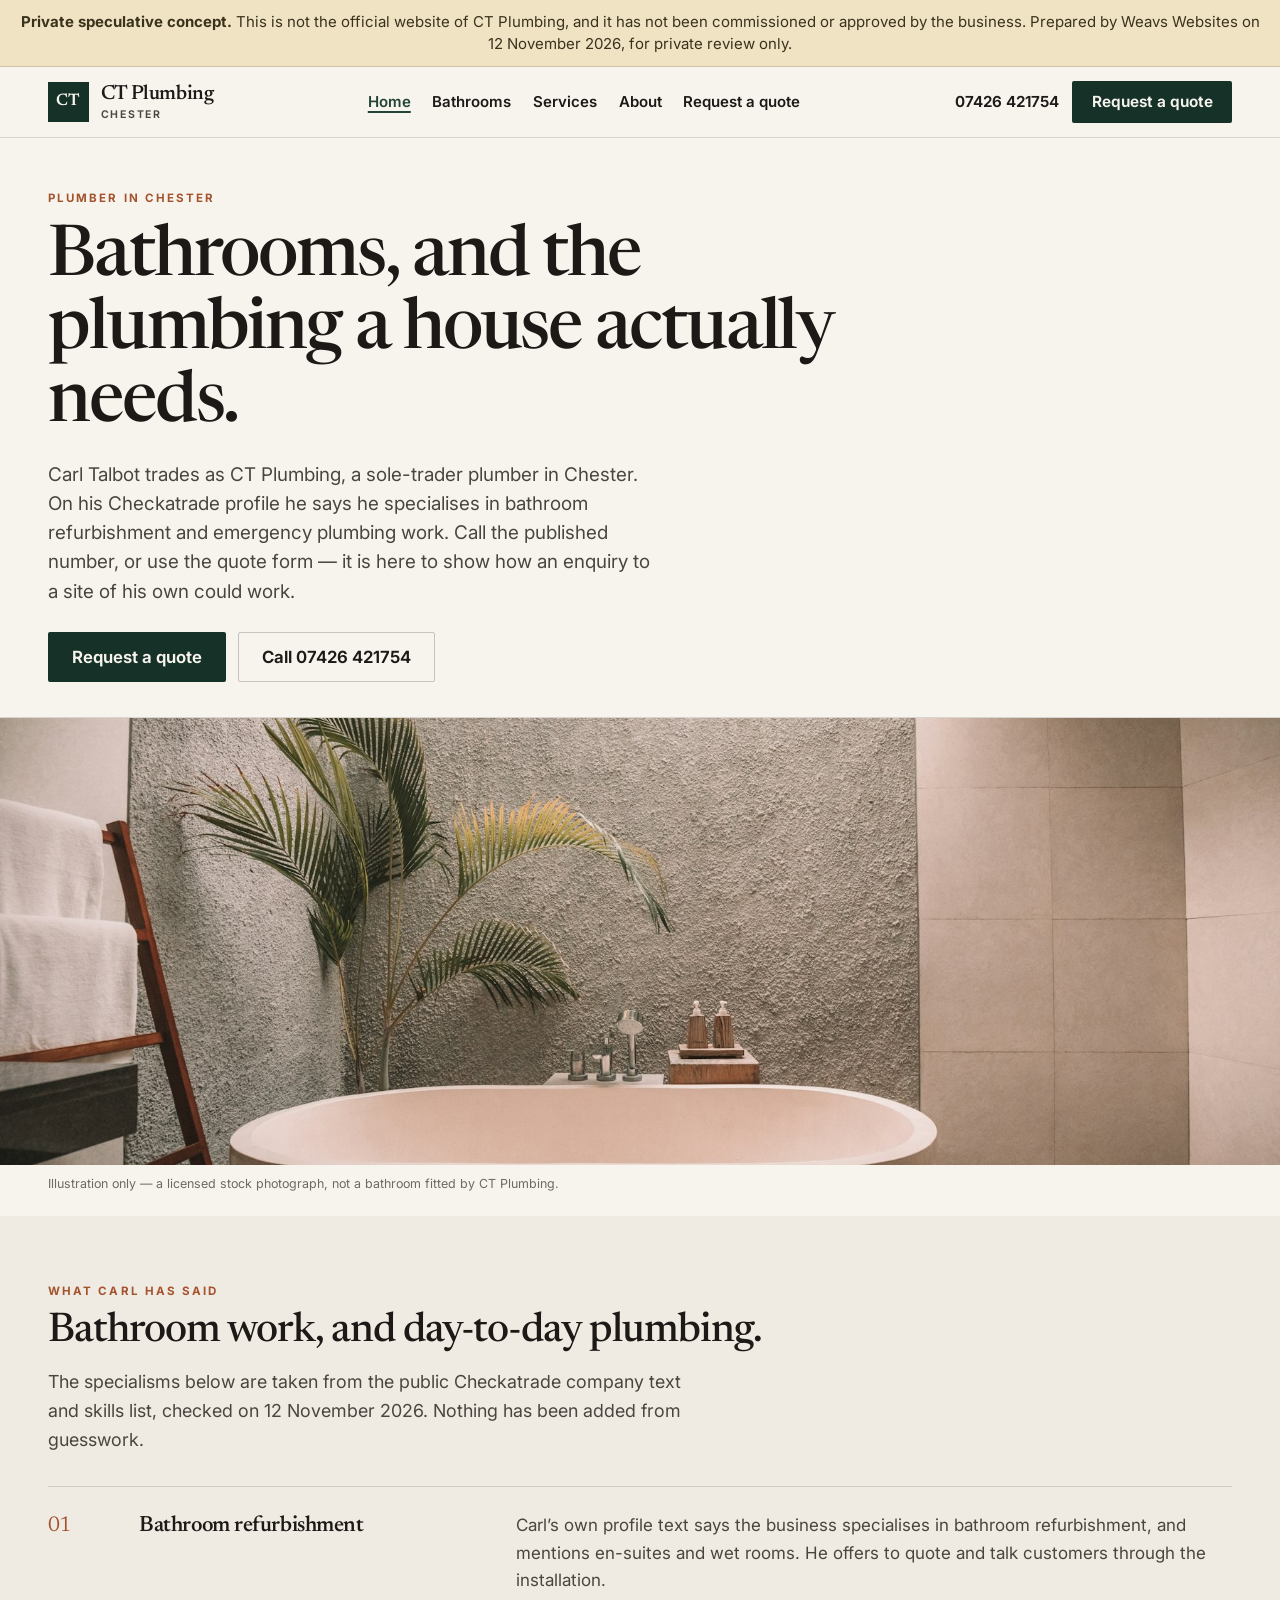
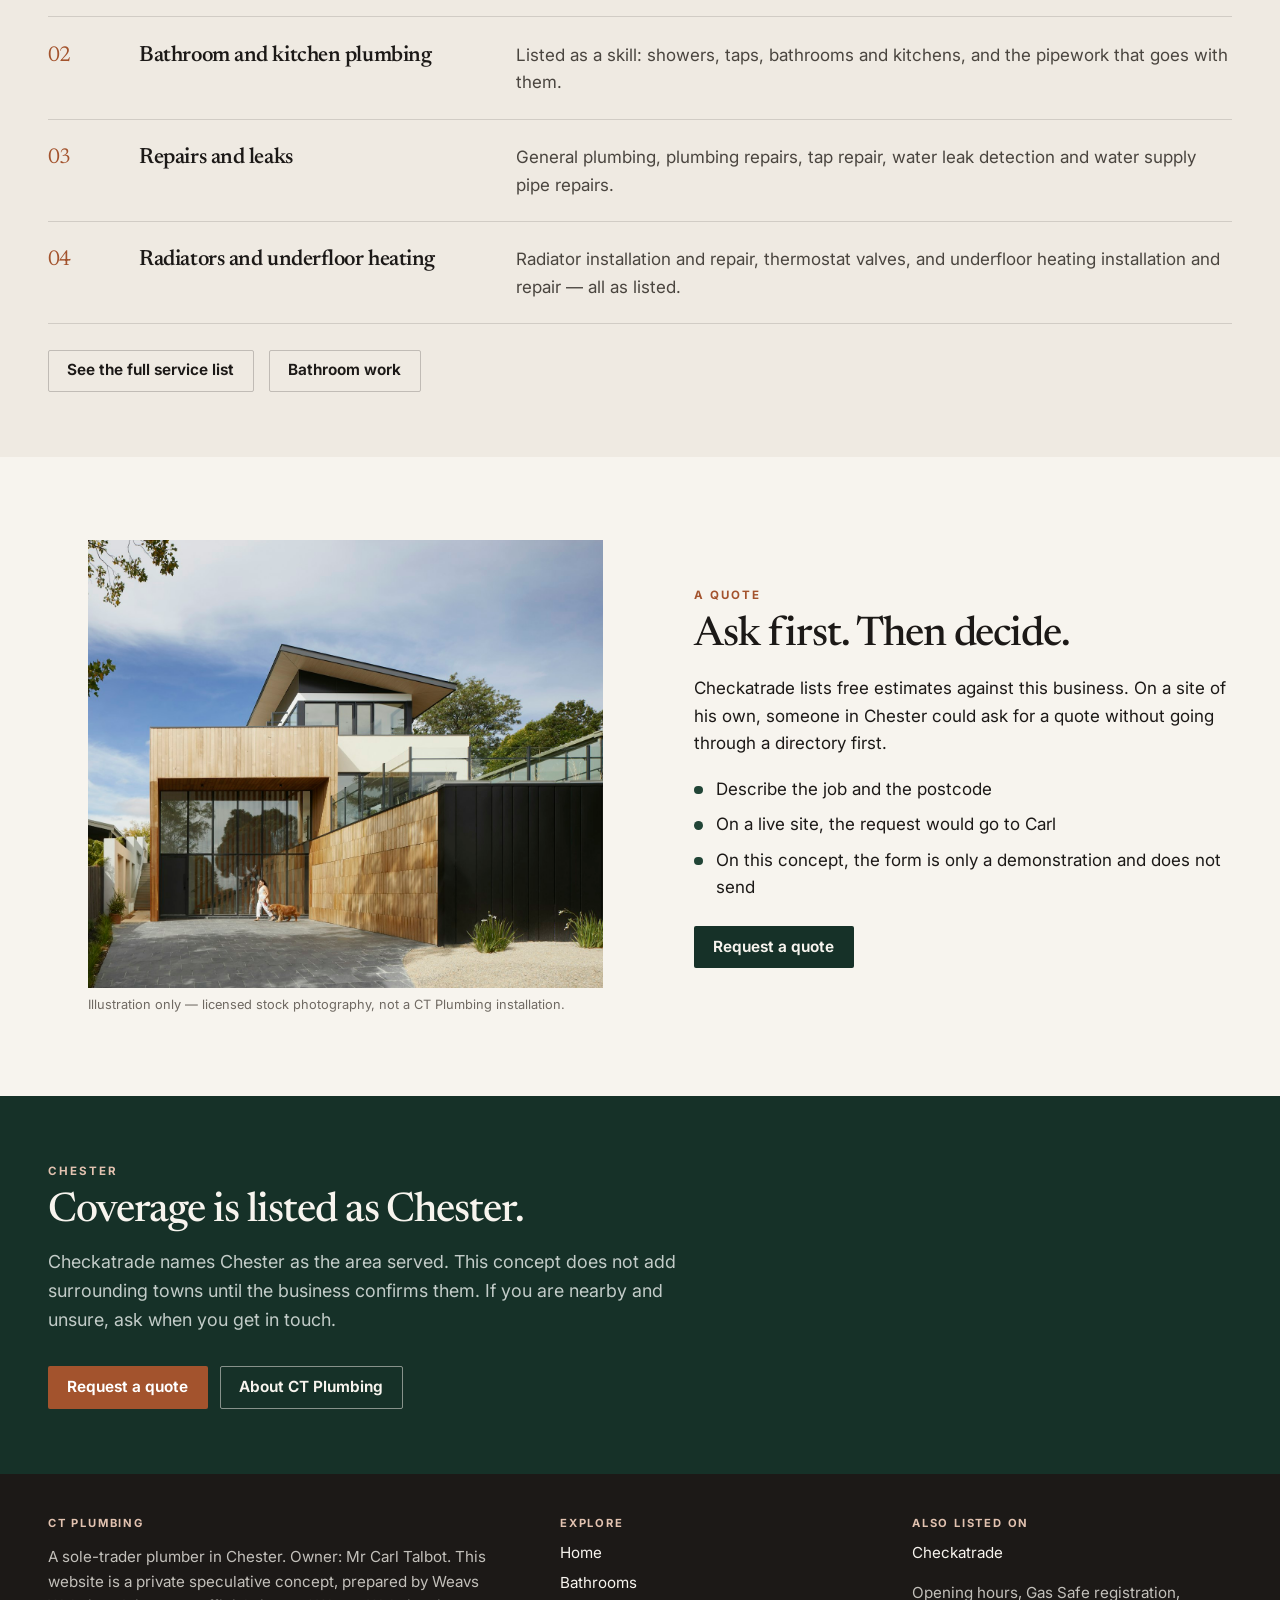
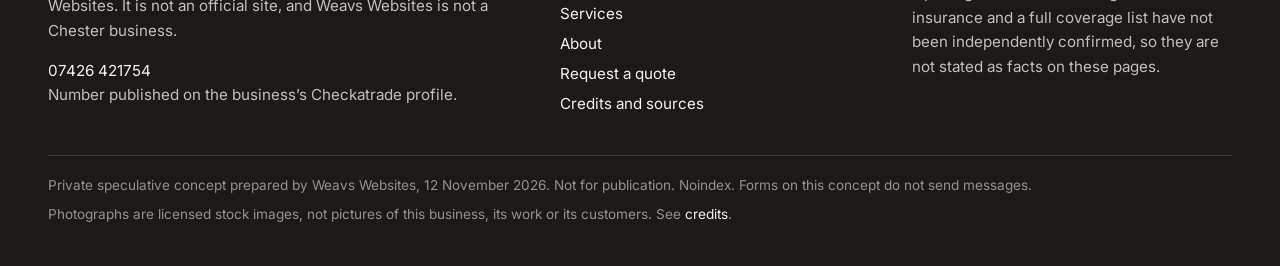
<file: previews/ct-s8l5047ols/index.html>
<!DOCTYPE html>
<html lang="en-GB">
<head>
  <meta charset="utf-8">
  <meta name="viewport" content="width=device-width, initial-scale=1">
  <meta name="robots" content="noindex, nofollow, noarchive">
  <meta name="description" content="Private speculative website concept for CT Plumbing, a Chester plumber owned by Carl Talbot. Not the official site. Prepared by Weavs Websites.">
  <meta name="author" content="Weavs Websites (private speculative concept)">
  <title>CT Plumbing — Chester (private concept)</title>
  <link rel="canonical" href="index.html">
  <link rel="preconnect" href="https://fonts.googleapis.com">
  <link rel="preconnect" href="https://fonts.gstatic.com" crossorigin>
  <link href="https://fonts.googleapis.com/css2?family=Inter:wght@400;600;650;700&family=Newsreader:ital,opsz,wght@0,6..72,500;0,6..72,560;1,6..72,450;1,6..72,500&display=swap" rel="stylesheet">
  <link rel="stylesheet" href="css/styles.css">
</head>
<body>
  <a class="skip" href="#main">Skip to content</a>
  <div class="concept-banner" role="note">
  <strong>Private speculative concept.</strong>
  This is not the official website of CT Plumbing, and it has not been commissioned or approved by the business.
  Prepared by Weavs Websites on 12 November 2026, for private review only.
</div>
  <header class="site-header">
    <div class="wrap header-inner">
      <a class="wordmark" href="index.html">
        <span class="stamp" aria-hidden="true">CT</span>
        <span class="wordmark-text">
          <span class="wordmark-name">CT Plumbing</span>
          <span class="wordmark-tag">Chester</span>
        </span>
      </a>
      <nav class="nav-primary" data-menu-panel aria-label="Primary">
          <a href="index.html" aria-current="page">Home</a>
          <a href="bathrooms.html">Bathrooms</a>
          <a href="services.html">Services</a>
          <a href="about.html">About</a>
          <a href="quote.html">Request a quote</a>
      </nav>
      <div class="header-actions">
        <a class="header-phone" href="tel:+447426421754">07426 421754</a>
        <a class="btn btn-primary" href="quote.html">Request a quote</a>
        <button class="menu-toggle" type="button" data-menu-toggle aria-expanded="false" aria-label="Open menu">
          <span></span><span></span><span></span>
        </button>
      </div>
    </div>
  </header>

  <main id="main">
    <section class="hero">
      <div class="wrap">
        <p class="hero-kicker">Plumber in Chester</p>
        <h1>Bathrooms, and the plumbing a house actually needs.</h1>
        <p class="hero-lead">Carl Talbot trades as CT Plumbing, a sole-trader plumber in Chester. On his Checkatrade profile he says he specialises in bathroom refurbishment and emergency plumbing work. Call the published number, or use the quote form — it is here to show how an enquiry to a site of his own could work.</p>
        <div class="hero-actions">
          <a class="btn btn-primary btn-lg" href="quote.html">Request a quote</a>
          <a class="btn btn-ghost btn-lg" href="tel:+447426421754">Call 07426 421754</a>
        </div>
      </div>
      <figure class="hero-figure">
        <img src="images/shower-glass.jpg" alt="A bathroom with a glass shower enclosure. Licensed stock photograph, not a job completed by this business." width="1800" height="1200">
        <figcaption class="hero-caption">Illustration only — a licensed stock photograph, not a bathroom fitted by CT Plumbing.</figcaption>
      </figure>
    </section>

    <section class="section">
      <div class="wrap">
        <p class="kicker">What Carl has said</p>
        <h2>Bathroom work, and day-to-day plumbing.</h2>
        <p class="lede">The specialisms below are taken from the public Checkatrade company text and skills list, checked on 12 November 2026. Nothing has been added from guesswork.</p>
        <div class="rows">
          <article class="row-item"><span class="row-num">01</span><h3>Bathroom refurbishment</h3><p>Carl’s own profile text says the business specialises in bathroom refurbishment, and mentions en-suites and wet rooms. He offers to quote and talk customers through the installation.</p></article>
          <article class="row-item"><span class="row-num">02</span><h3>Bathroom and kitchen plumbing</h3><p>Listed as a skill: showers, taps, bathrooms and kitchens, and the pipework that goes with them.</p></article>
          <article class="row-item"><span class="row-num">03</span><h3>Repairs and leaks</h3><p>General plumbing, plumbing repairs, tap repair, water leak detection and water supply pipe repairs.</p></article>
          <article class="row-item"><span class="row-num">04</span><h3>Radiators and underfloor heating</h3><p>Radiator installation and repair, thermostat valves, and underfloor heating installation and repair — all as listed.</p></article>
        </div>
        <p style="margin:1.6rem 0 0"><a class="btn btn-ghost" href="services.html">See the full service list</a> &nbsp; <a class="btn btn-ghost" href="bathrooms.html">Bathroom work</a></p>
      </div>
    </section>

    <section class="section section-cream">
      <div class="wrap split">
        <figure>
          <img src="images/en-suite.jpg" alt="A pale en-suite bathroom. Licensed stock photograph, not a job completed by this business." width="1800" height="1200">
          <figcaption class="caption">Illustration only — licensed stock photography, not a CT Plumbing installation.</figcaption>
        </figure>
        <div>
          <p class="kicker">A quote</p>
          <h2>Ask first. Then decide.</h2>
          <p>Checkatrade lists free estimates against this business. On a site of his own, someone in Chester could ask for a quote without going through a directory first.</p>
          <ul class="ticks">
            <li>Describe the job and the postcode</li>
            <li>On a live site, the request would go to Carl</li>
            <li>On this concept, the form is only a demonstration and does not send</li>
          </ul>
          <a class="btn btn-primary" href="quote.html">Request a quote</a>
        </div>
      </div>
    </section>

    <section class="section section-pine">
      <div class="wrap">
        <p class="kicker">Chester</p>
        <h2>Coverage is listed as Chester.</h2>
        <p class="lede">Checkatrade names Chester as the area served. This concept does not add surrounding towns until the business confirms them. If you are nearby and unsure, ask when you get in touch.</p>
        <div class="cta-actions">
          <a class="btn btn-clay" href="quote.html">Request a quote</a>
          <a class="btn btn-ghost-light" href="about.html">About CT Plumbing</a>
        </div>
      </div>
    </section>
  </main>
  <footer class="site-footer">
    <div class="wrap footer-grid">
      <div>
        <h2>CT Plumbing</h2>
        <p>A sole-trader plumber in Chester. Owner: Mr Carl Talbot. This website is a private speculative concept, prepared by Weavs Websites. It is not an official site, and Weavs Websites is not a Chester business.</p>
        <p><a href="tel:+447426421754">07426 421754</a><br>
        Number published on the business’s Checkatrade profile.</p>
      </div>
      <div>
        <h2>Explore</h2>
        <ul>
          <li><a href="index.html">Home</a></li>
          <li><a href="bathrooms.html">Bathrooms</a></li>
          <li><a href="services.html">Services</a></li>
          <li><a href="about.html">About</a></li>
          <li><a href="quote.html">Request a quote</a></li>
          <li><a href="credits.html">Credits and sources</a></li>
        </ul>
      </div>
      <div>
        <h2>Also listed on</h2>
        <ul>
          <li><a href="https://www.checkatrade.com/trades/ctplumbing1083478" rel="noopener noreferrer">Checkatrade</a></li>
        </ul>
        <p>Opening hours, Gas Safe registration, insurance and a full coverage list have not been independently confirmed, so they are not stated as facts on these pages.</p>
      </div>
    </div>
    <div class="wrap footer-legal">
      <p>Private speculative concept prepared by Weavs Websites, 12 November 2026. Not for publication. Noindex. Forms on this concept do not send messages.</p>
      <p>Photographs are licensed stock images, not pictures of this business, its work or its customers. See <a href="credits.html">credits</a>.</p>
    </div>
  </footer>
  <div class="mobar" aria-label="Quick contact">
    <a class="btn btn-ghost-light" href="tel:+447426421754">Call 07426 421754</a>
    <a class="btn btn-clay" href="quote.html">Request a quote</a>
  </div>
  <script src="js/main.js"></script>
</body>
</html>
</file>
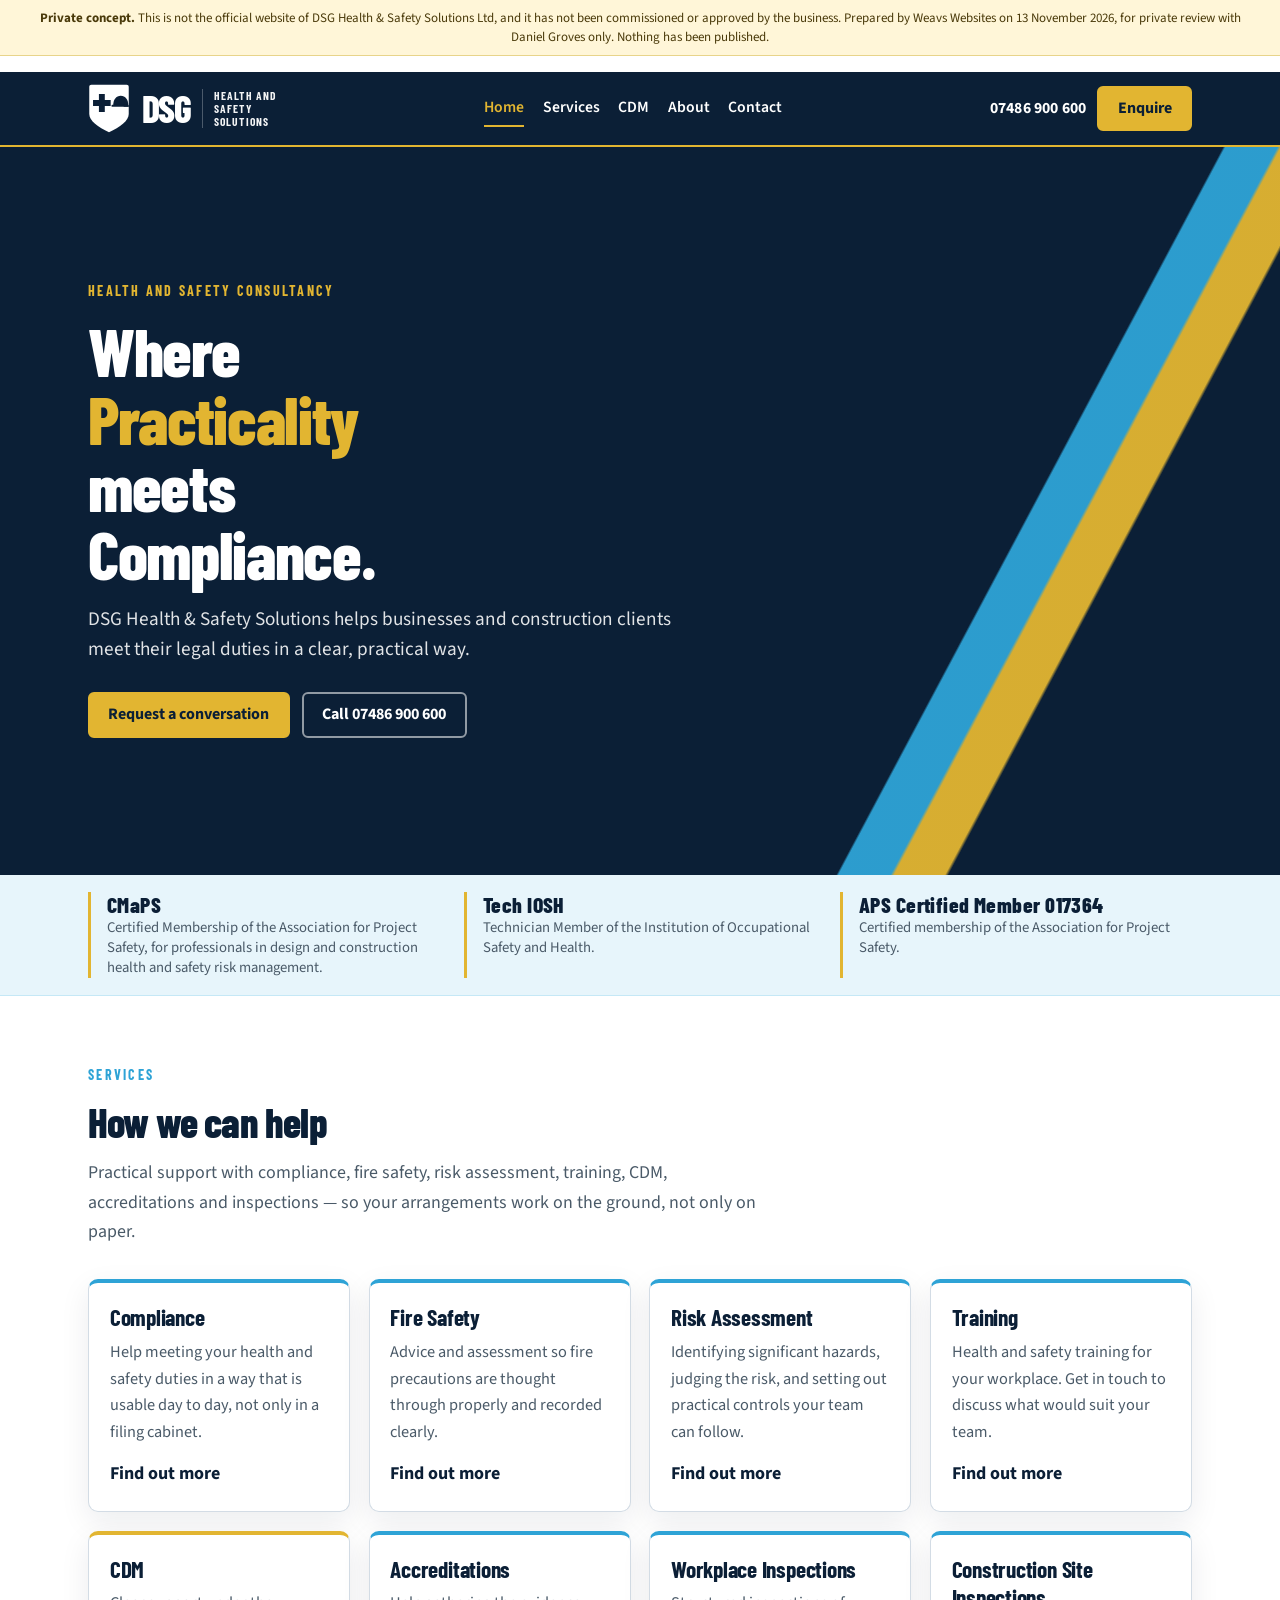
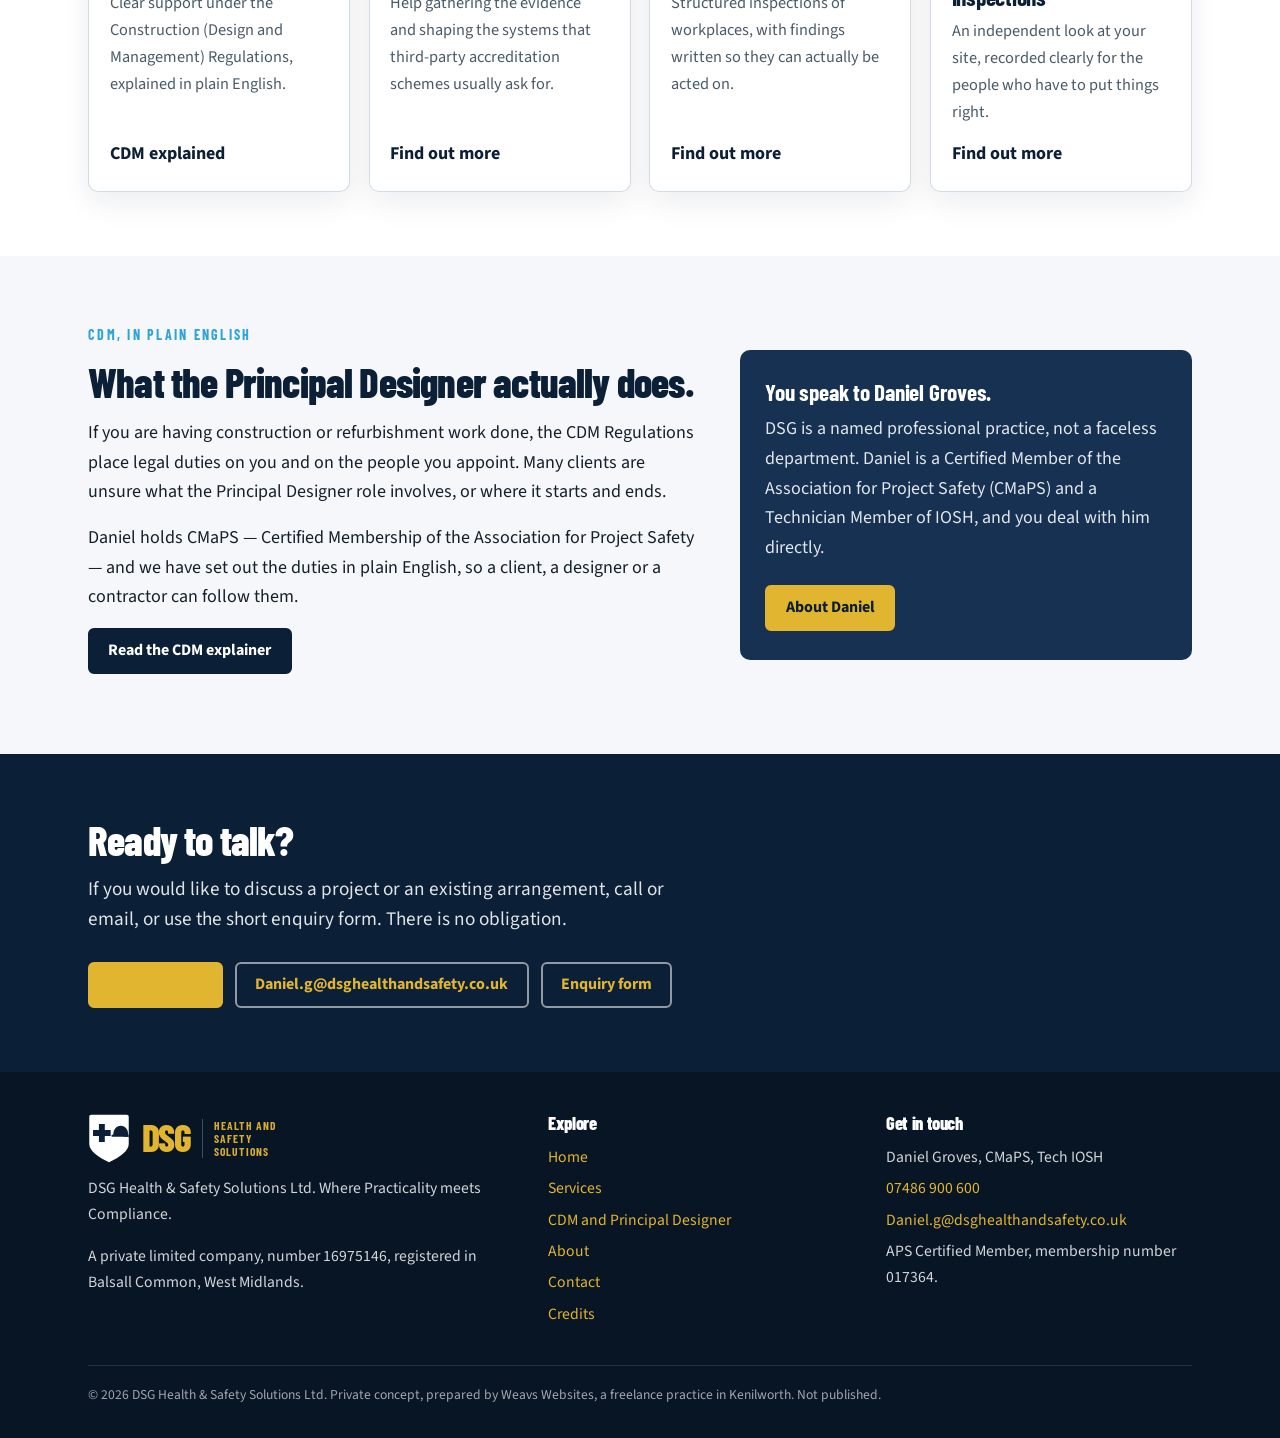
<file: previews/dsg-1gtjkhxxrs/index.html>
<!DOCTYPE html>
<html lang="en-GB">
<head>
  <meta charset="utf-8">
  <meta name="viewport" content="width=device-width, initial-scale=1">
  <meta name="robots" content="noindex, nofollow, noarchive">
  <meta name="description" content="Private concept website for DSG Health and Safety Solutions Ltd. Where Practicality meets Compliance.">
  <title>Home — DSG Health &amp; Safety Solutions (private concept)</title>
  <link rel="icon" href="images/favicon.svg" type="image/svg+xml">
  <link rel="preconnect" href="https://fonts.googleapis.com">
  <link rel="preconnect" href="https://fonts.gstatic.com" crossorigin>
  <link href="https://fonts.googleapis.com/css2?family=Barlow+Condensed:wght@600;700;800&amp;family=Source+Sans+3:ital,wght@0,400;0,600;0,700;1,400&amp;display=swap" rel="stylesheet">
  <link rel="stylesheet" href="css/styles.css">
</head>
<body>
  <a class="skip" href="#main">Skip to content</a>
  <p class="concept-banner"><strong>Private concept.</strong> This is not the official website of DSG Health &amp; Safety Solutions Ltd, and it has not been commissioned or approved by the business. Prepared by Weavs Websites on 13 November 2026, for private review with Daniel Groves only. Nothing has been published.</p>
  <header class="site-header">
    <div class="header-inner">
      <a class="brand" href="index.html">
        <img class="brand-mark" src="images/mark-inverse.svg" width="50" height="60" alt="">
        <span class="brand-text">
          <span class="brand-dsg">DSG</span>
          <span class="brand-rest">Health and<br>Safety<br>Solutions</span>
        </span>
      </a>
      <button type="button" class="nav-toggle" aria-expanded="false" aria-controls="nav-primary" aria-label="Open menu"><span></span></button>
      <nav class="nav-primary" id="nav-primary" aria-label="Primary">
        <a href="index.html" aria-current="page">Home</a>
        <a href="services.html">Services</a>
        <a href="cdm.html">CDM</a>
        <a href="about.html">About</a>
        <a href="contact.html">Contact</a>
      </nav>
      <div class="header-actions">
        <a class="header-phone" href="tel:+447486900600">07486 900 600</a>
        <a class="btn btn-gold" href="contact.html">Enquire</a>
      </div>
    </div>
  </header>
    <main id="main">
    <section class="hero">
      <div class="wrap">
        <div class="hero-inner">
          <p class="kicker">Health and safety consultancy</p>
          <h1>Where <em>Practicality</em> meets Compliance.</h1>
          <p class="lead">DSG Health &amp; Safety Solutions helps businesses and construction clients meet their legal duties in a clear, practical way.</p>
          <div class="hero-actions">
            <a class="btn btn-gold" href="contact.html">Request a conversation</a>
            <a class="btn btn-ghost" href="tel:+447486900600">Call 07486 900 600</a>
          </div>
        </div>
      </div>
    </section>

    <div class="creds">
      <div class="wrap">
        <ul class="creds-list">
          <li>
            <strong>CMaPS</strong>
            <span>Certified Membership of the Association for Project Safety, for professionals in design and construction health and safety risk management.</span>
          </li>
          <li>
            <strong>Tech IOSH</strong>
            <span>Technician Member of the Institution of Occupational Safety and Health.</span>
          </li>
          <li>
            <strong>APS Certified Member 017364</strong>
            <span>Certified membership of the Association for Project Safety.</span>
          </li>
        </ul>
      </div>
    </div>

    <section>
      <div class="wrap">
        <p class="kicker" style="color:var(--sky)">Services</p>
        <h2>How we can help</h2>
        <p class="subhead">Practical support with compliance, fire safety, risk assessment, training, CDM, accreditations and inspections — so your arrangements work on the ground, not only on paper.</p>
        <div class="grid-4">
          <article class="card">
            <h3>Compliance</h3>
            <p>Help meeting your health and safety duties in a way that is usable day to day, not only in a filing cabinet.</p>
            <a href="services.html#compliance">Find out more</a>
          </article>
          <article class="card">
            <h3>Fire Safety</h3>
            <p>Advice and assessment so fire precautions are thought through properly and recorded clearly.</p>
            <a href="services.html#fire">Find out more</a>
          </article>
          <article class="card">
            <h3>Risk Assessment</h3>
            <p>Identifying significant hazards, judging the risk, and setting out practical controls your team can follow.</p>
            <a href="services.html#risk">Find out more</a>
          </article>
          <article class="card">
            <h3>Training</h3>
            <p>Health and safety training for your workplace. Get in touch to discuss what would suit your team.</p>
            <a href="services.html#training">Find out more</a>
          </article>
          <article class="card card-gold">
            <h3>CDM</h3>
            <p>Clear support under the Construction (Design and Management) Regulations, explained in plain English.</p>
            <a href="cdm.html">CDM explained</a>
          </article>
          <article class="card">
            <h3>Accreditations</h3>
            <p>Help gathering the evidence and shaping the systems that third-party accreditation schemes usually ask for.</p>
            <a href="services.html#accreditations">Find out more</a>
          </article>
          <article class="card">
            <h3>Workplace Inspections</h3>
            <p>Structured inspections of workplaces, with findings written so they can actually be acted on.</p>
            <a href="services.html#workplace">Find out more</a>
          </article>
          <article class="card">
            <h3>Construction Site Inspections</h3>
            <p>An independent look at your site, recorded clearly for the people who have to put things right.</p>
            <a href="services.html#construction">Find out more</a>
          </article>
        </div>
      </div>
    </section>

    <section class="section-muted">
      <div class="wrap split">
        <div class="split-text">
          <p class="kicker" style="color:var(--sky)">CDM, in plain English</p>
          <h2>What the Principal Designer actually does.</h2>
          <p>If you are having construction or refurbishment work done, the CDM Regulations place legal duties on you and on the people you appoint. Many clients are unsure what the Principal Designer role involves, or where it starts and ends.</p>
          <p>Daniel holds CMaPS — Certified Membership of the Association for Project Safety — and we have set out the duties in plain English, so a client, a designer or a contractor can follow them.</p>
          <p><a class="btn btn-navy" href="cdm.html">Read the CDM explainer</a></p>
        </div>
        <div class="panel">
          <h3>You speak to Daniel Groves.</h3>
          <p>DSG is a named professional practice, not a faceless department. Daniel is a Certified Member of the Association for Project Safety (CMaPS) and a Technician Member of IOSH, and you deal with him directly.</p>
          <a class="btn btn-gold" href="about.html">About Daniel</a>
        </div>
      </div>
    </section>

    <section class="section-navy">
      <div class="wrap">
        <h2>Ready to talk?</h2>
        <p class="lead" style="color:rgba(255,255,255,.88)">If you would like to discuss a project or an existing arrangement, call or email, or use the short enquiry form. There is no obligation.</p>
        <div class="hero-actions">
          <a class="btn btn-gold" href="tel:+447486900600">07486 900 600</a>
          <a class="btn btn-ghost" href="mailto:Daniel.g@dsghealthandsafety.co.uk">Daniel.g@dsghealthandsafety.co.uk</a>
          <a class="btn btn-ghost" href="contact.html">Enquiry form</a>
        </div>
      </div>
    </section>
  </main>

  <footer class="site-footer">
    <div class="wrap">
      <div class="footer-grid">
        <div>
          <a class="brand" href="index.html">
            <img class="brand-mark" src="images/mark-inverse.svg" width="50" height="60" alt="">
            <span class="brand-text">
              <span class="brand-dsg">DSG</span>
              <span class="brand-rest">Health and<br>Safety<br>Solutions</span>
            </span>
          </a>
          <p>DSG Health &amp; Safety Solutions Ltd. Where Practicality meets Compliance.</p>
          <p>A private limited company, number 16975146, registered in Balsall Common, West Midlands.</p>
        </div>
        <div>
          <h2>Explore</h2>
          <ul>
            <li><a href="index.html">Home</a></li>
            <li><a href="services.html">Services</a></li>
            <li><a href="cdm.html">CDM and Principal Designer</a></li>
            <li><a href="about.html">About</a></li>
            <li><a href="contact.html">Contact</a></li>
            <li><a href="credits.html">Credits</a></li>
          </ul>
        </div>
        <div>
          <h2>Get in touch</h2>
          <ul>
            <li>Daniel Groves, CMaPS, Tech IOSH</li>
            <li><a href="tel:+447486900600">07486 900 600</a></li>
            <li><a href="mailto:Daniel.g@dsghealthandsafety.co.uk">Daniel.g@dsghealthandsafety.co.uk</a></li>
          </ul>
          <p>APS Certified Member, membership number 017364.</p>
        </div>
      </div>
      <div class="foot-legal">
        <span>© 2026 DSG Health &amp; Safety Solutions Ltd. Private concept, prepared by Weavs Websites, a freelance practice in Kenilworth. Not published.</span>
      </div>
    </div>
  </footer>
  <div class="mobile-bar" aria-label="Quick contact">
    <a class="btn btn-gold" href="tel:+447486900600">Call 07486 900 600</a>
    <a class="btn btn-ghost" href="contact.html">Enquire</a>
  </div>
  <script src="js/main.js"></script>
</body>
</html>
</file>
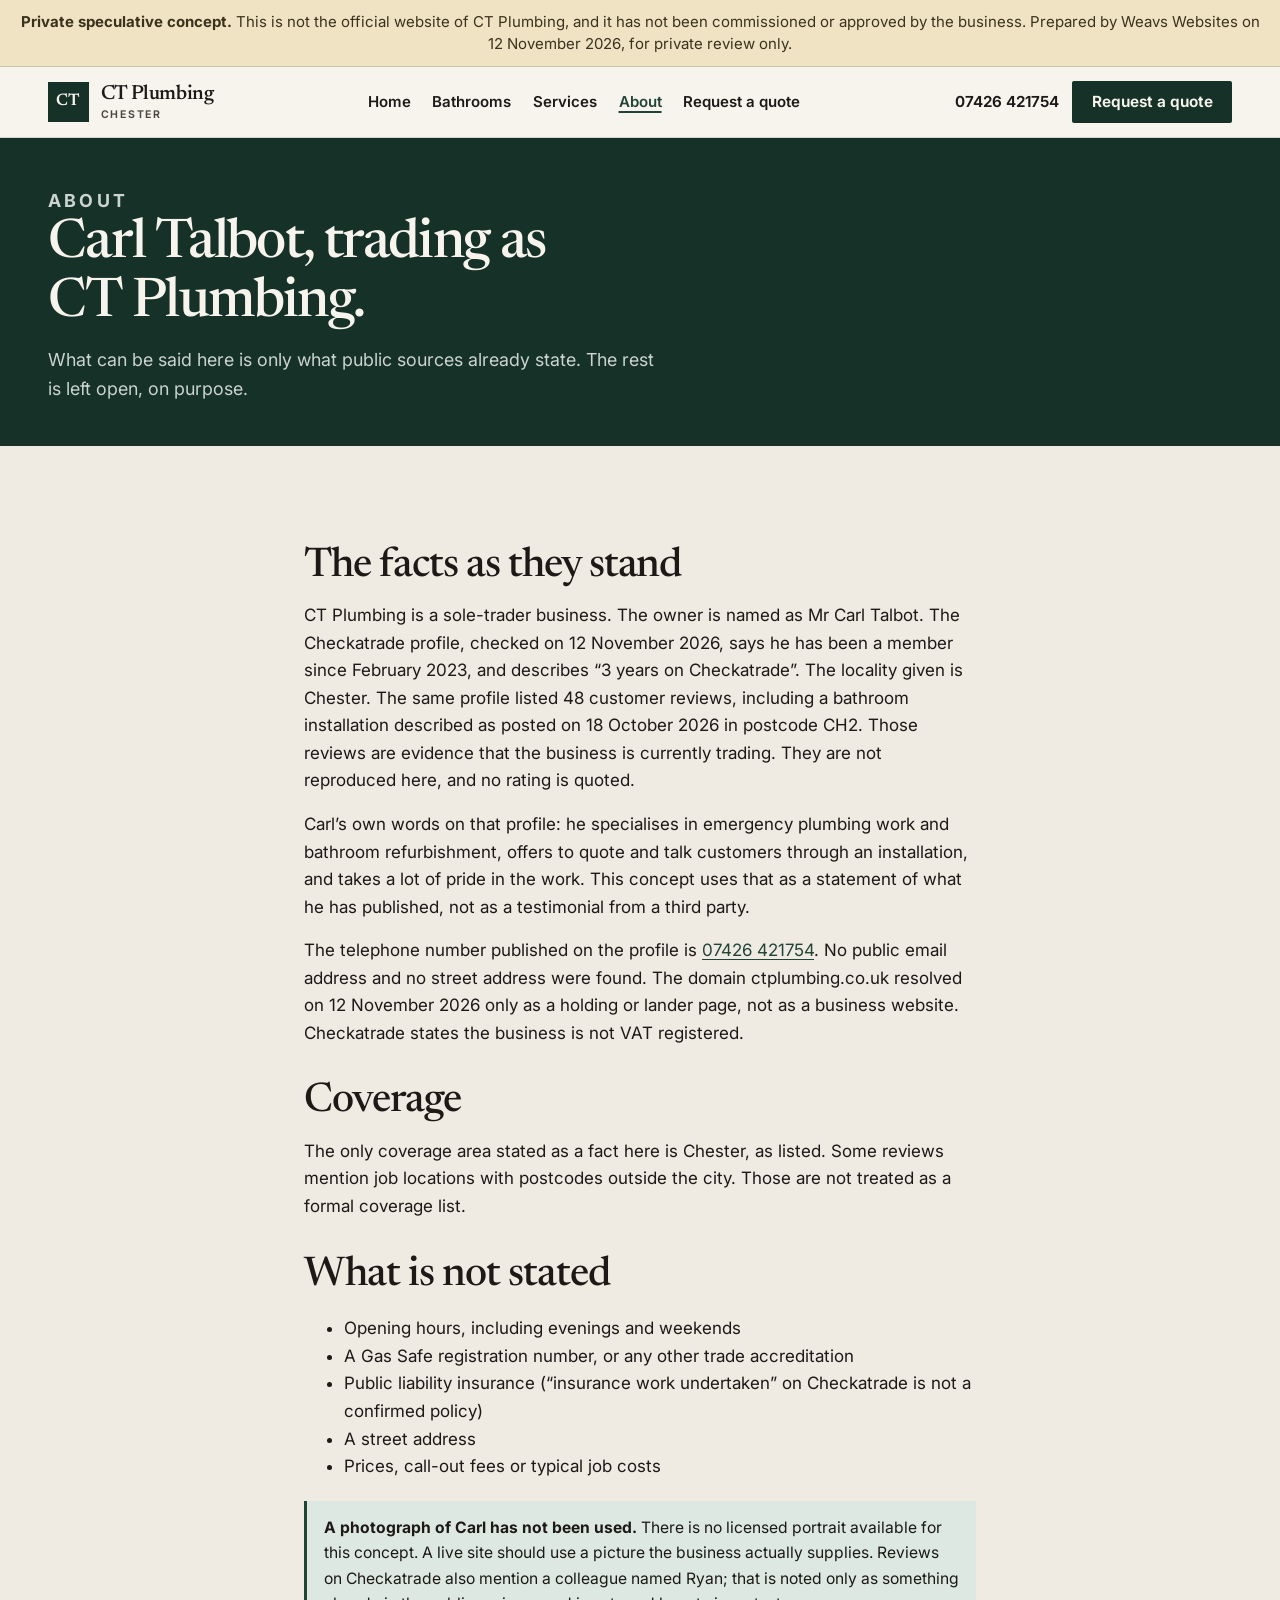
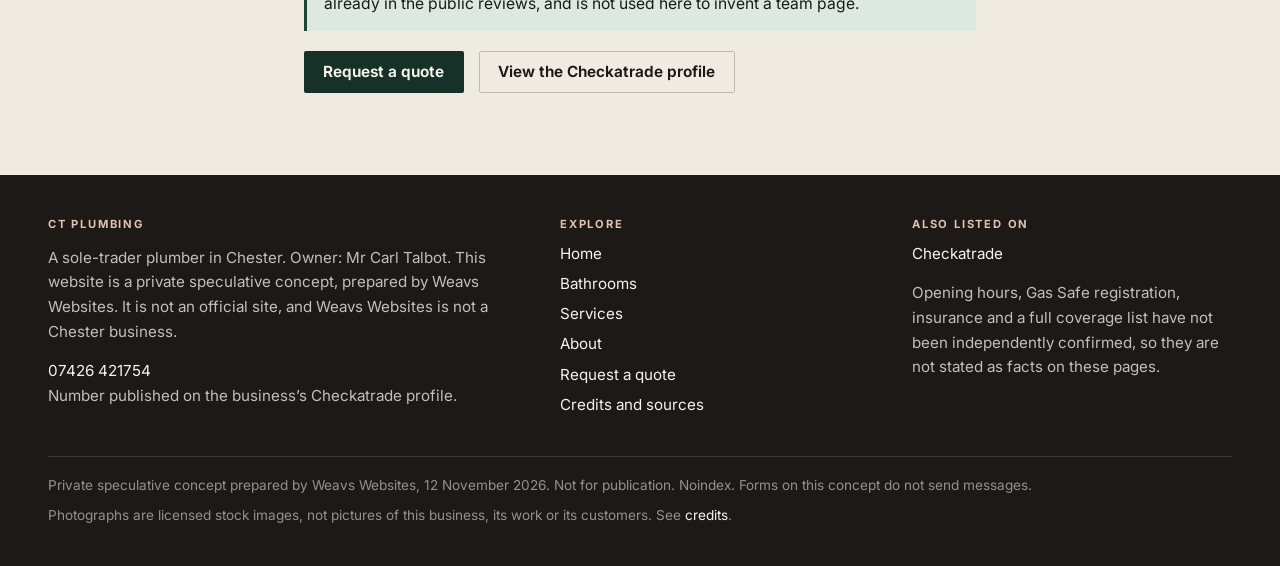
<file: previews/ct-s8l5047ols/about.html>
<!DOCTYPE html>
<html lang="en-GB">
<head>
  <meta charset="utf-8">
  <meta name="viewport" content="width=device-width, initial-scale=1">
  <meta name="robots" content="noindex, nofollow, noarchive">
  <meta name="description" content="About CT Plumbing and Carl Talbot, a sole-trader plumber in Chester. Private speculative concept by Weavs Websites, not the official site.">
  <meta name="author" content="Weavs Websites (private speculative concept)">
  <title>About — CT Plumbing (private concept)</title>
  <link rel="canonical" href="about.html">
  <link rel="preconnect" href="https://fonts.googleapis.com">
  <link rel="preconnect" href="https://fonts.gstatic.com" crossorigin>
  <link href="https://fonts.googleapis.com/css2?family=Inter:wght@400;600;650;700&family=Newsreader:ital,opsz,wght@0,6..72,500;0,6..72,560;1,6..72,450;1,6..72,500&display=swap" rel="stylesheet">
  <link rel="stylesheet" href="css/styles.css">
</head>
<body>
  <a class="skip" href="#main">Skip to content</a>
  <div class="concept-banner" role="note">
  <strong>Private speculative concept.</strong>
  This is not the official website of CT Plumbing, and it has not been commissioned or approved by the business.
  Prepared by Weavs Websites on 12 November 2026, for private review only.
</div>
  <header class="site-header">
    <div class="wrap header-inner">
      <a class="wordmark" href="index.html">
        <span class="stamp" aria-hidden="true">CT</span>
        <span class="wordmark-text">
          <span class="wordmark-name">CT Plumbing</span>
          <span class="wordmark-tag">Chester</span>
        </span>
      </a>
      <nav class="nav-primary" data-menu-panel aria-label="Primary">
          <a href="index.html">Home</a>
          <a href="bathrooms.html">Bathrooms</a>
          <a href="services.html">Services</a>
          <a href="about.html" aria-current="page">About</a>
          <a href="quote.html">Request a quote</a>
      </nav>
      <div class="header-actions">
        <a class="header-phone" href="tel:+447426421754">07426 421754</a>
        <a class="btn btn-primary" href="quote.html">Request a quote</a>
        <button class="menu-toggle" type="button" data-menu-toggle aria-expanded="false" aria-label="Open menu">
          <span></span><span></span><span></span>
        </button>
      </div>
    </div>
  </header>

  <main id="main">
    <header class="page-hero">
      <div class="wrap">
        <p class="kicker">About</p>
        <h1>Carl Talbot, trading as CT Plumbing.</h1>
        <p>What can be said here is only what public sources already state. The rest is left open, on purpose.</p>
      </div>
    </header>
    <section class="section">
      <div class="wrap prose">
        <h2>The facts as they stand</h2>
        <p>CT Plumbing is a sole-trader business. The owner is named as Mr Carl Talbot. The Checkatrade profile, checked on 12 November 2026, says he has been a member since February 2023, and describes “3 years on Checkatrade”. The locality given is Chester. The same profile listed 48 customer reviews, including a bathroom installation described as posted on 18 October 2026 in postcode CH2. Those reviews are evidence that the business is currently trading. They are not reproduced here, and no rating is quoted.</p>
        <p>Carl’s own words on that profile: he specialises in emergency plumbing work and bathroom refurbishment, offers to quote and talk customers through an installation, and takes a lot of pride in the work. This concept uses that as a statement of what he has published, not as a testimonial from a third party.</p>
        <p>The telephone number published on the profile is <a href="tel:+447426421754">07426 421754</a>. No public email address and no street address were found. The domain ctplumbing.co.uk resolved on 12 November 2026 only as a holding or lander page, not as a business website. Checkatrade states the business is not VAT registered.</p>
        <h2>Coverage</h2>
        <p>The only coverage area stated as a fact here is Chester, as listed. Some reviews mention job locations with postcodes outside the city. Those are not treated as a formal coverage list.</p>
        <h2>What is not stated</h2>
        <ul>
          <li>Opening hours, including evenings and weekends</li>
          <li>A Gas Safe registration number, or any other trade accreditation</li>
          <li>Public liability insurance (“insurance work undertaken” on Checkatrade is not a confirmed policy)</li>
          <li>A street address</li>
          <li>Prices, call-out fees or typical job costs</li>
        </ul>
        <div class="gap"><strong>A photograph of Carl has not been used.</strong> There is no licensed portrait available for this concept. A live site should use a picture the business actually supplies. Reviews on Checkatrade also mention a colleague named Ryan; that is noted only as something already in the public reviews, and is not used here to invent a team page.</div>
        <p><a class="btn btn-primary" href="quote.html">Request a quote</a> &nbsp; <a class="btn btn-ghost" href="https://www.checkatrade.com/trades/ctplumbing1083478" rel="noopener noreferrer">View the Checkatrade profile</a></p>
      </div>
    </section>
  </main>
  <footer class="site-footer">
    <div class="wrap footer-grid">
      <div>
        <h2>CT Plumbing</h2>
        <p>A sole-trader plumber in Chester. Owner: Mr Carl Talbot. This website is a private speculative concept, prepared by Weavs Websites. It is not an official site, and Weavs Websites is not a Chester business.</p>
        <p><a href="tel:+447426421754">07426 421754</a><br>
        Number published on the business’s Checkatrade profile.</p>
      </div>
      <div>
        <h2>Explore</h2>
        <ul>
          <li><a href="index.html">Home</a></li>
          <li><a href="bathrooms.html">Bathrooms</a></li>
          <li><a href="services.html">Services</a></li>
          <li><a href="about.html">About</a></li>
          <li><a href="quote.html">Request a quote</a></li>
          <li><a href="credits.html">Credits and sources</a></li>
        </ul>
      </div>
      <div>
        <h2>Also listed on</h2>
        <ul>
          <li><a href="https://www.checkatrade.com/trades/ctplumbing1083478" rel="noopener noreferrer">Checkatrade</a></li>
        </ul>
        <p>Opening hours, Gas Safe registration, insurance and a full coverage list have not been independently confirmed, so they are not stated as facts on these pages.</p>
      </div>
    </div>
    <div class="wrap footer-legal">
      <p>Private speculative concept prepared by Weavs Websites, 12 November 2026. Not for publication. Noindex. Forms on this concept do not send messages.</p>
      <p>Photographs are licensed stock images, not pictures of this business, its work or its customers. See <a href="credits.html">credits</a>.</p>
    </div>
  </footer>
  <div class="mobar" aria-label="Quick contact">
    <a class="btn btn-ghost-light" href="tel:+447426421754">Call 07426 421754</a>
    <a class="btn btn-clay" href="quote.html">Request a quote</a>
  </div>
  <script src="js/main.js"></script>
</body>
</html>
</file>
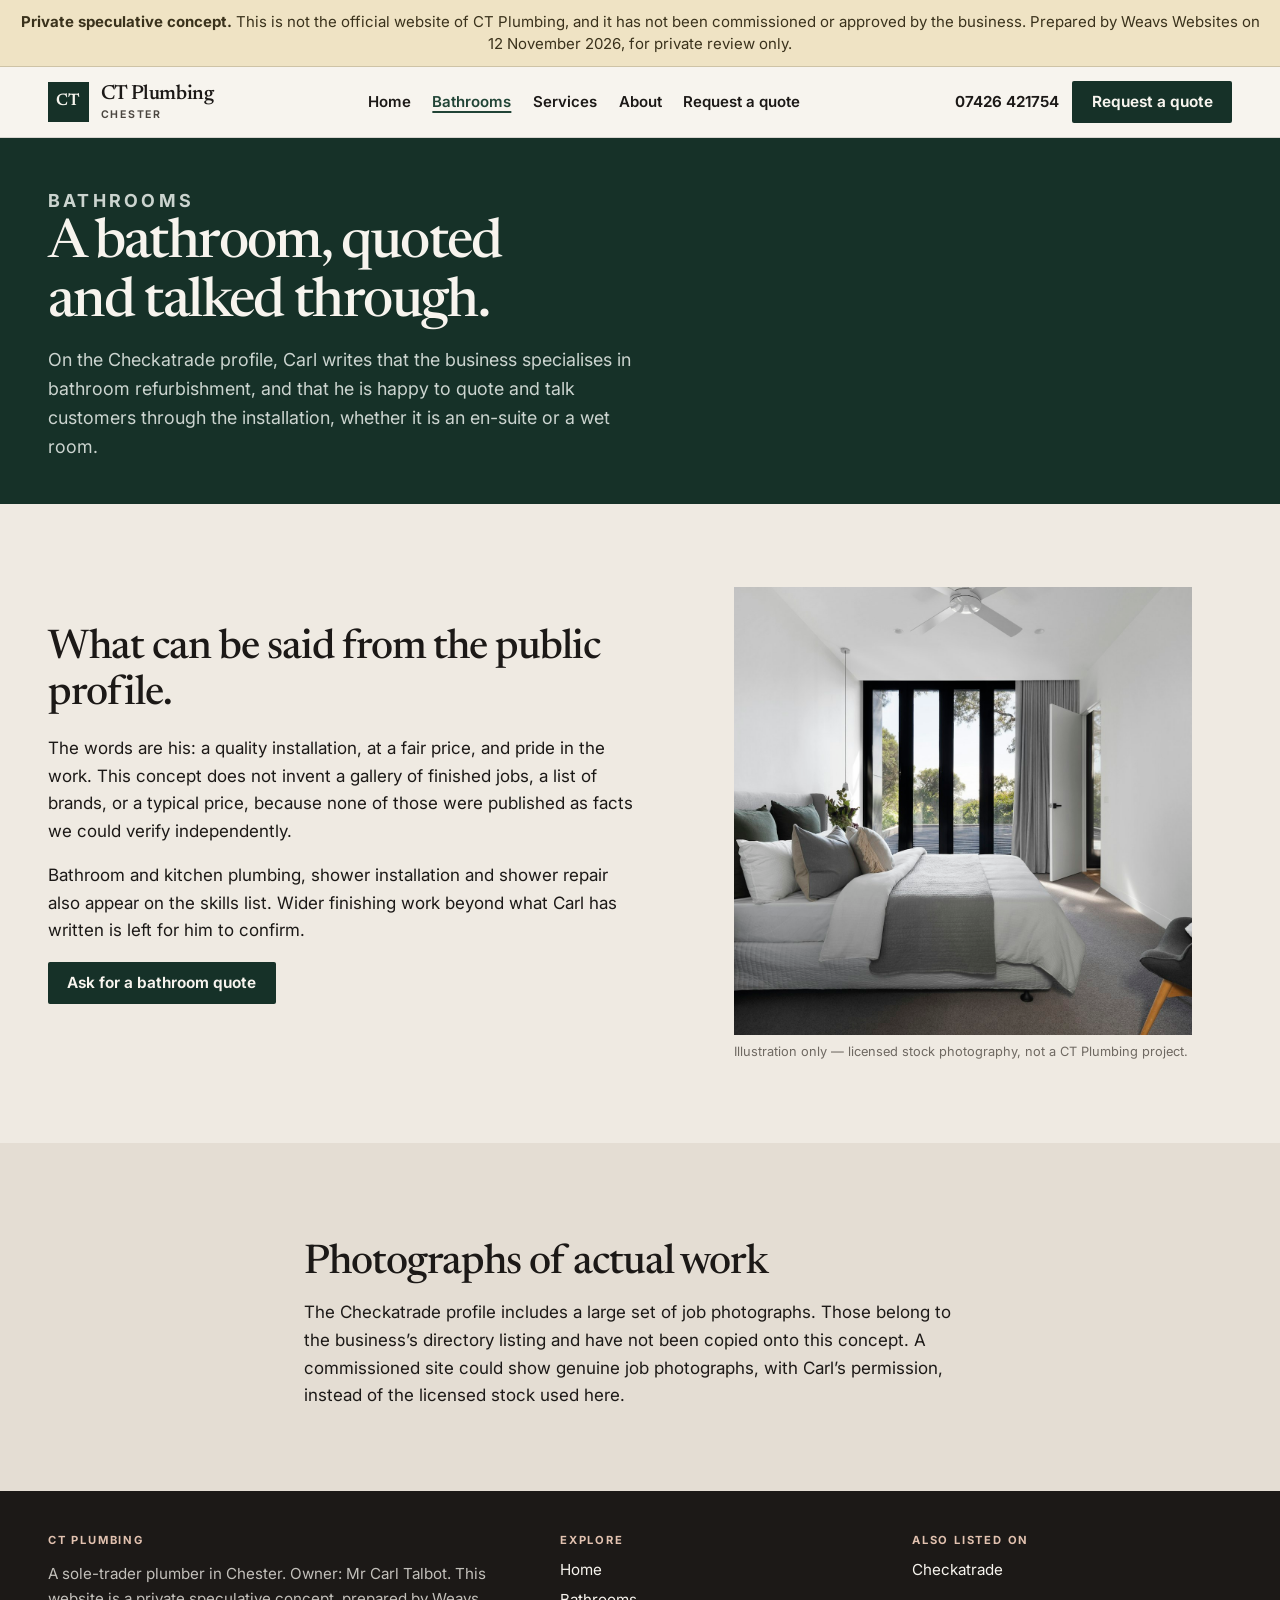
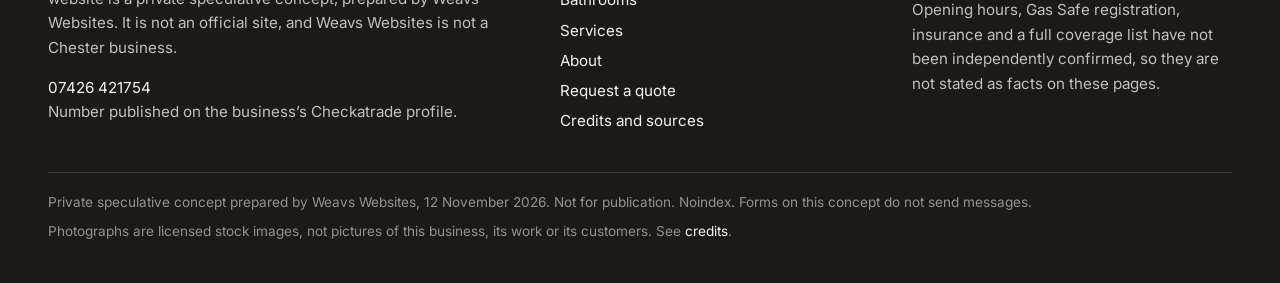
<file: previews/ct-s8l5047ols/bathrooms.html>
<!DOCTYPE html>
<html lang="en-GB">
<head>
  <meta charset="utf-8">
  <meta name="viewport" content="width=device-width, initial-scale=1">
  <meta name="robots" content="noindex, nofollow, noarchive">
  <meta name="description" content="Bathroom refurbishment as described by Carl Talbot on the CT Plumbing Checkatrade profile. Private speculative concept by Weavs Websites, not the official site.">
  <meta name="author" content="Weavs Websites (private speculative concept)">
  <title>Bathrooms — CT Plumbing (private concept)</title>
  <link rel="canonical" href="bathrooms.html">
  <link rel="preconnect" href="https://fonts.googleapis.com">
  <link rel="preconnect" href="https://fonts.gstatic.com" crossorigin>
  <link href="https://fonts.googleapis.com/css2?family=Inter:wght@400;600;650;700&family=Newsreader:ital,opsz,wght@0,6..72,500;0,6..72,560;1,6..72,450;1,6..72,500&display=swap" rel="stylesheet">
  <link rel="stylesheet" href="css/styles.css">
</head>
<body>
  <a class="skip" href="#main">Skip to content</a>
  <div class="concept-banner" role="note">
  <strong>Private speculative concept.</strong>
  This is not the official website of CT Plumbing, and it has not been commissioned or approved by the business.
  Prepared by Weavs Websites on 12 November 2026, for private review only.
</div>
  <header class="site-header">
    <div class="wrap header-inner">
      <a class="wordmark" href="index.html">
        <span class="stamp" aria-hidden="true">CT</span>
        <span class="wordmark-text">
          <span class="wordmark-name">CT Plumbing</span>
          <span class="wordmark-tag">Chester</span>
        </span>
      </a>
      <nav class="nav-primary" data-menu-panel aria-label="Primary">
          <a href="index.html">Home</a>
          <a href="bathrooms.html" aria-current="page">Bathrooms</a>
          <a href="services.html">Services</a>
          <a href="about.html">About</a>
          <a href="quote.html">Request a quote</a>
      </nav>
      <div class="header-actions">
        <a class="header-phone" href="tel:+447426421754">07426 421754</a>
        <a class="btn btn-primary" href="quote.html">Request a quote</a>
        <button class="menu-toggle" type="button" data-menu-toggle aria-expanded="false" aria-label="Open menu">
          <span></span><span></span><span></span>
        </button>
      </div>
    </div>
  </header>

  <main id="main">
    <header class="page-hero">
      <div class="wrap">
        <p class="kicker">Bathrooms</p>
        <h1>A bathroom, quoted and talked through.</h1>
        <p>On the Checkatrade profile, Carl writes that the business specialises in bathroom refurbishment, and that he is happy to quote and talk customers through the installation, whether it is an en-suite or a wet room.</p>
      </div>
    </header>
    <section class="section">
      <div class="wrap split">
        <div>
          <h2>What can be said from the public profile.</h2>
          <p>The words are his: a quality installation, at a fair price, and pride in the work. This concept does not invent a gallery of finished jobs, a list of brands, or a typical price, because none of those were published as facts we could verify independently.</p>
          <p>Bathroom and kitchen plumbing, shower installation and shower repair also appear on the skills list. Wider finishing work beyond what Carl has written is left for him to confirm.</p>
          <p><a class="btn btn-primary" href="quote.html">Ask for a bathroom quote</a></p>
        </div>
        <figure>
          <img src="images/stone-bath.jpg" alt="A modern bathroom interior with a bath. Licensed stock photograph, not a job completed by this business." width="1800" height="1200">
          <figcaption class="caption">Illustration only — licensed stock photography, not a CT Plumbing project.</figcaption>
        </figure>
      </div>
    </section>
    <section class="section section-mist">
      <div class="wrap prose">
        <h2>Photographs of actual work</h2>
        <p>The Checkatrade profile includes a large set of job photographs. Those belong to the business’s directory listing and have not been copied onto this concept. A commissioned site could show genuine job photographs, with Carl’s permission, instead of the licensed stock used here.</p>
      </div>
    </section>
  </main>
  <footer class="site-footer">
    <div class="wrap footer-grid">
      <div>
        <h2>CT Plumbing</h2>
        <p>A sole-trader plumber in Chester. Owner: Mr Carl Talbot. This website is a private speculative concept, prepared by Weavs Websites. It is not an official site, and Weavs Websites is not a Chester business.</p>
        <p><a href="tel:+447426421754">07426 421754</a><br>
        Number published on the business’s Checkatrade profile.</p>
      </div>
      <div>
        <h2>Explore</h2>
        <ul>
          <li><a href="index.html">Home</a></li>
          <li><a href="bathrooms.html">Bathrooms</a></li>
          <li><a href="services.html">Services</a></li>
          <li><a href="about.html">About</a></li>
          <li><a href="quote.html">Request a quote</a></li>
          <li><a href="credits.html">Credits and sources</a></li>
        </ul>
      </div>
      <div>
        <h2>Also listed on</h2>
        <ul>
          <li><a href="https://www.checkatrade.com/trades/ctplumbing1083478" rel="noopener noreferrer">Checkatrade</a></li>
        </ul>
        <p>Opening hours, Gas Safe registration, insurance and a full coverage list have not been independently confirmed, so they are not stated as facts on these pages.</p>
      </div>
    </div>
    <div class="wrap footer-legal">
      <p>Private speculative concept prepared by Weavs Websites, 12 November 2026. Not for publication. Noindex. Forms on this concept do not send messages.</p>
      <p>Photographs are licensed stock images, not pictures of this business, its work or its customers. See <a href="credits.html">credits</a>.</p>
    </div>
  </footer>
  <div class="mobar" aria-label="Quick contact">
    <a class="btn btn-ghost-light" href="tel:+447426421754">Call 07426 421754</a>
    <a class="btn btn-clay" href="quote.html">Request a quote</a>
  </div>
  <script src="js/main.js"></script>
</body>
</html>
</file>
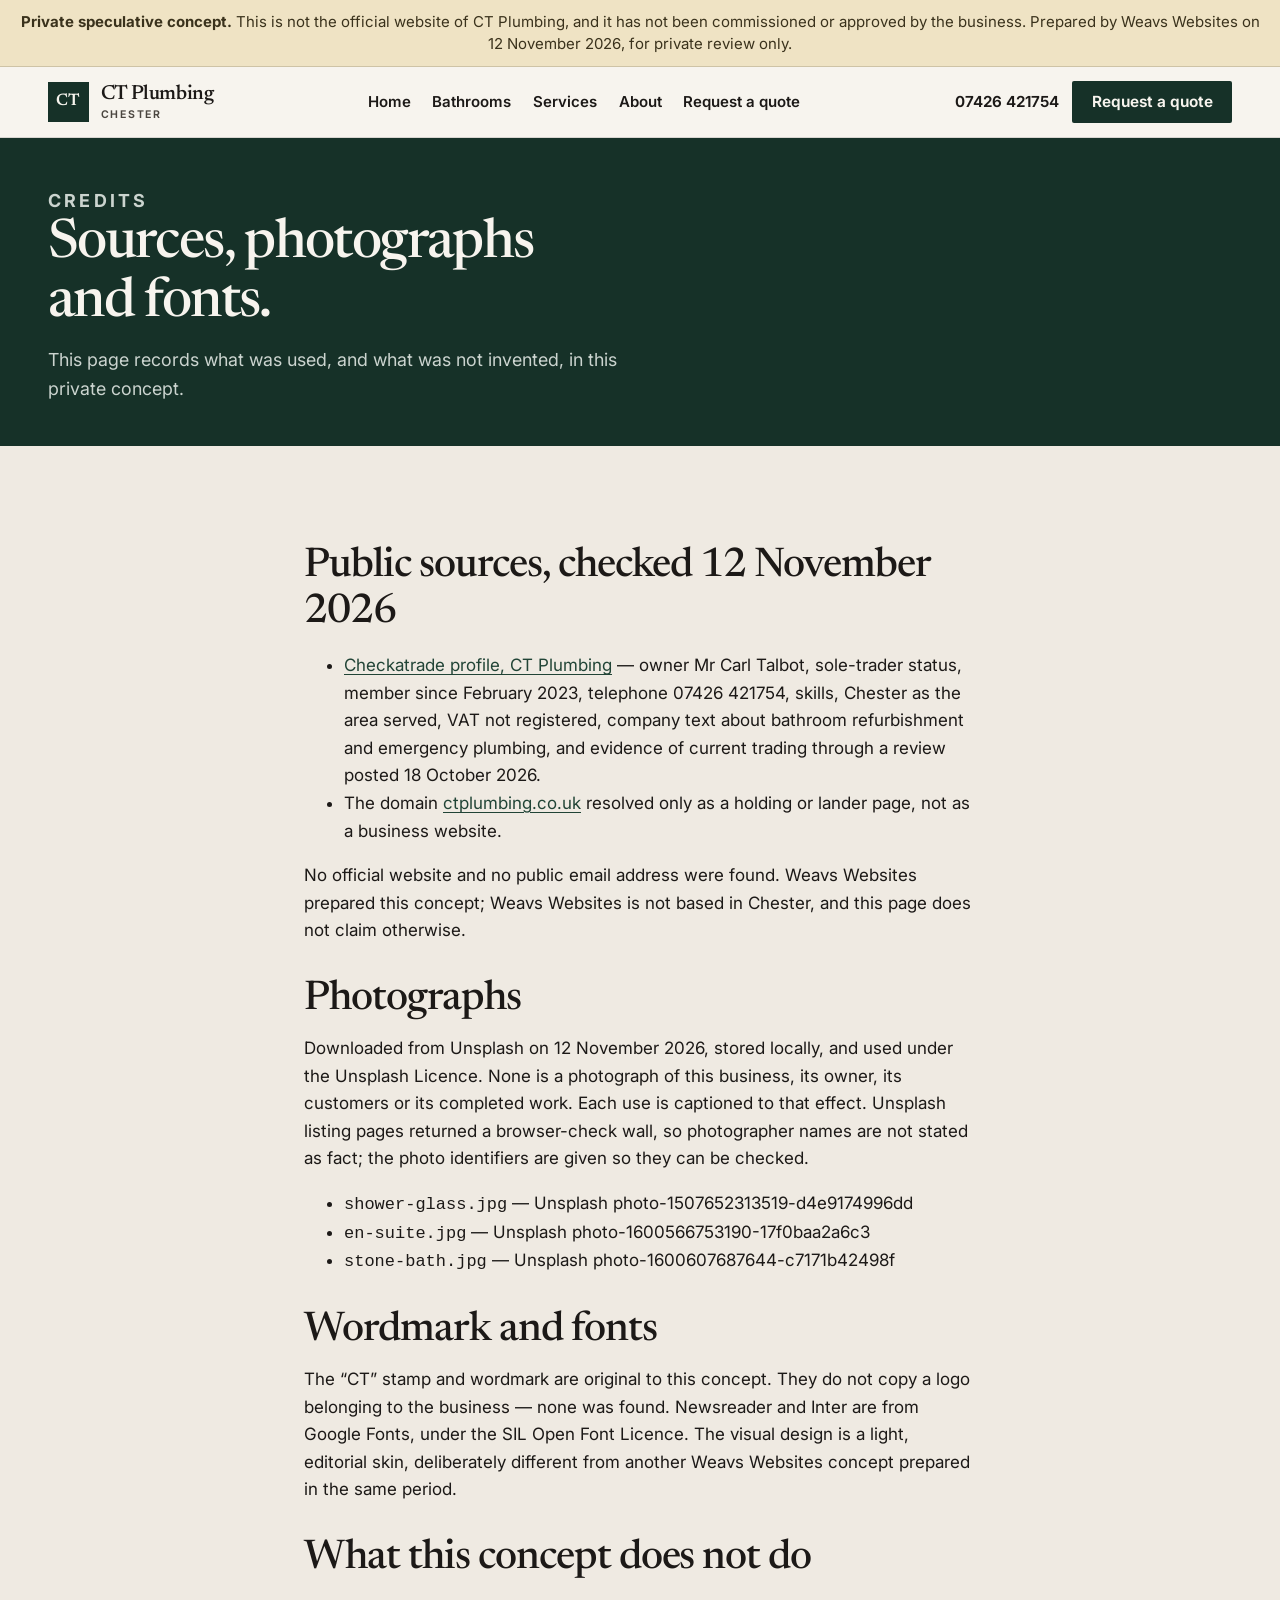
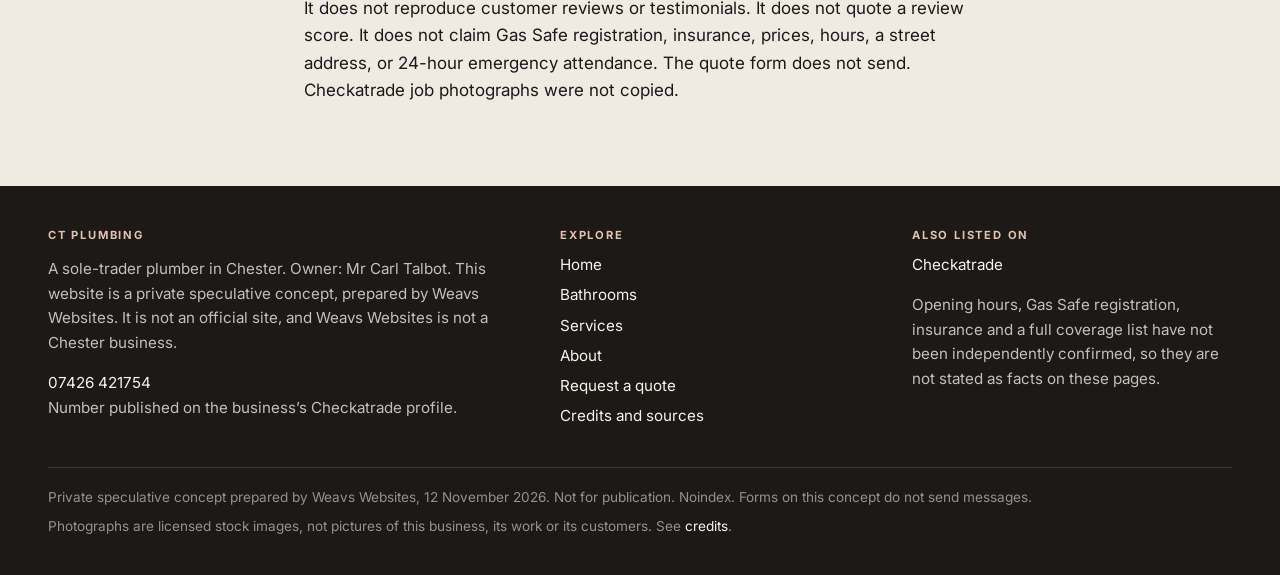
<file: previews/ct-s8l5047ols/credits.html>
<!DOCTYPE html>
<html lang="en-GB">
<head>
  <meta charset="utf-8">
  <meta name="viewport" content="width=device-width, initial-scale=1">
  <meta name="robots" content="noindex, nofollow, noarchive">
  <meta name="description" content="Image credits, fonts and public sources used in the private speculative concept for CT Plumbing, prepared by Weavs Websites.">
  <meta name="author" content="Weavs Websites (private speculative concept)">
  <title>Credits and sources — CT Plumbing (private concept)</title>
  <link rel="canonical" href="credits.html">
  <link rel="preconnect" href="https://fonts.googleapis.com">
  <link rel="preconnect" href="https://fonts.gstatic.com" crossorigin>
  <link href="https://fonts.googleapis.com/css2?family=Inter:wght@400;600;650;700&family=Newsreader:ital,opsz,wght@0,6..72,500;0,6..72,560;1,6..72,450;1,6..72,500&display=swap" rel="stylesheet">
  <link rel="stylesheet" href="css/styles.css">
</head>
<body>
  <a class="skip" href="#main">Skip to content</a>
  <div class="concept-banner" role="note">
  <strong>Private speculative concept.</strong>
  This is not the official website of CT Plumbing, and it has not been commissioned or approved by the business.
  Prepared by Weavs Websites on 12 November 2026, for private review only.
</div>
  <header class="site-header">
    <div class="wrap header-inner">
      <a class="wordmark" href="index.html">
        <span class="stamp" aria-hidden="true">CT</span>
        <span class="wordmark-text">
          <span class="wordmark-name">CT Plumbing</span>
          <span class="wordmark-tag">Chester</span>
        </span>
      </a>
      <nav class="nav-primary" data-menu-panel aria-label="Primary">
          <a href="index.html">Home</a>
          <a href="bathrooms.html">Bathrooms</a>
          <a href="services.html">Services</a>
          <a href="about.html">About</a>
          <a href="quote.html">Request a quote</a>
      </nav>
      <div class="header-actions">
        <a class="header-phone" href="tel:+447426421754">07426 421754</a>
        <a class="btn btn-primary" href="quote.html">Request a quote</a>
        <button class="menu-toggle" type="button" data-menu-toggle aria-expanded="false" aria-label="Open menu">
          <span></span><span></span><span></span>
        </button>
      </div>
    </div>
  </header>

  <main id="main">
    <header class="page-hero">
      <div class="wrap">
        <p class="kicker">Credits</p>
        <h1>Sources, photographs and fonts.</h1>
        <p>This page records what was used, and what was not invented, in this private concept.</p>
      </div>
    </header>
    <section class="section">
      <div class="wrap prose">
        <h2>Public sources, checked 12 November 2026</h2>
        <ul>
          <li><a href="https://www.checkatrade.com/trades/ctplumbing1083478" rel="noopener noreferrer">Checkatrade profile, CT Plumbing</a> — owner Mr Carl Talbot, sole-trader status, member since February 2023, telephone 07426 421754, skills, Chester as the area served, VAT not registered, company text about bathroom refurbishment and emergency plumbing, and evidence of current trading through a review posted 18 October 2026.</li>
          <li>The domain <a href="https://ctplumbing.co.uk/" rel="noopener noreferrer">ctplumbing.co.uk</a> resolved only as a holding or lander page, not as a business website.</li>
        </ul>
        <p>No official website and no public email address were found. Weavs Websites prepared this concept; Weavs Websites is not based in Chester, and this page does not claim otherwise.</p>
        <h2>Photographs</h2>
        <p>Downloaded from Unsplash on 12 November 2026, stored locally, and used under the Unsplash Licence. None is a photograph of this business, its owner, its customers or its completed work. Each use is captioned to that effect. Unsplash listing pages returned a browser-check wall, so photographer names are not stated as fact; the photo identifiers are given so they can be checked.</p>
        <ul>
          <li><code>shower-glass.jpg</code> — Unsplash photo-1507652313519-d4e9174996dd</li>
          <li><code>en-suite.jpg</code> — Unsplash photo-1600566753190-17f0baa2a6c3</li>
          <li><code>stone-bath.jpg</code> — Unsplash photo-1600607687644-c7171b42498f</li>
        </ul>
        <h2>Wordmark and fonts</h2>
        <p>The “CT” stamp and wordmark are original to this concept. They do not copy a logo belonging to the business — none was found. Newsreader and Inter are from Google Fonts, under the SIL Open Font Licence. The visual design is a light, editorial skin, deliberately different from another Weavs Websites concept prepared in the same period.</p>
        <h2>What this concept does not do</h2>
        <p>It does not reproduce customer reviews or testimonials. It does not quote a review score. It does not claim Gas Safe registration, insurance, prices, hours, a street address, or 24-hour emergency attendance. The quote form does not send. Checkatrade job photographs were not copied.</p>
      </div>
    </section>
  </main>
  <footer class="site-footer">
    <div class="wrap footer-grid">
      <div>
        <h2>CT Plumbing</h2>
        <p>A sole-trader plumber in Chester. Owner: Mr Carl Talbot. This website is a private speculative concept, prepared by Weavs Websites. It is not an official site, and Weavs Websites is not a Chester business.</p>
        <p><a href="tel:+447426421754">07426 421754</a><br>
        Number published on the business’s Checkatrade profile.</p>
      </div>
      <div>
        <h2>Explore</h2>
        <ul>
          <li><a href="index.html">Home</a></li>
          <li><a href="bathrooms.html">Bathrooms</a></li>
          <li><a href="services.html">Services</a></li>
          <li><a href="about.html">About</a></li>
          <li><a href="quote.html">Request a quote</a></li>
          <li><a href="credits.html">Credits and sources</a></li>
        </ul>
      </div>
      <div>
        <h2>Also listed on</h2>
        <ul>
          <li><a href="https://www.checkatrade.com/trades/ctplumbing1083478" rel="noopener noreferrer">Checkatrade</a></li>
        </ul>
        <p>Opening hours, Gas Safe registration, insurance and a full coverage list have not been independently confirmed, so they are not stated as facts on these pages.</p>
      </div>
    </div>
    <div class="wrap footer-legal">
      <p>Private speculative concept prepared by Weavs Websites, 12 November 2026. Not for publication. Noindex. Forms on this concept do not send messages.</p>
      <p>Photographs are licensed stock images, not pictures of this business, its work or its customers. See <a href="credits.html">credits</a>.</p>
    </div>
  </footer>
  <div class="mobar" aria-label="Quick contact">
    <a class="btn btn-ghost-light" href="tel:+447426421754">Call 07426 421754</a>
    <a class="btn btn-clay" href="quote.html">Request a quote</a>
  </div>
  <script src="js/main.js"></script>
</body>
</html>
</file>
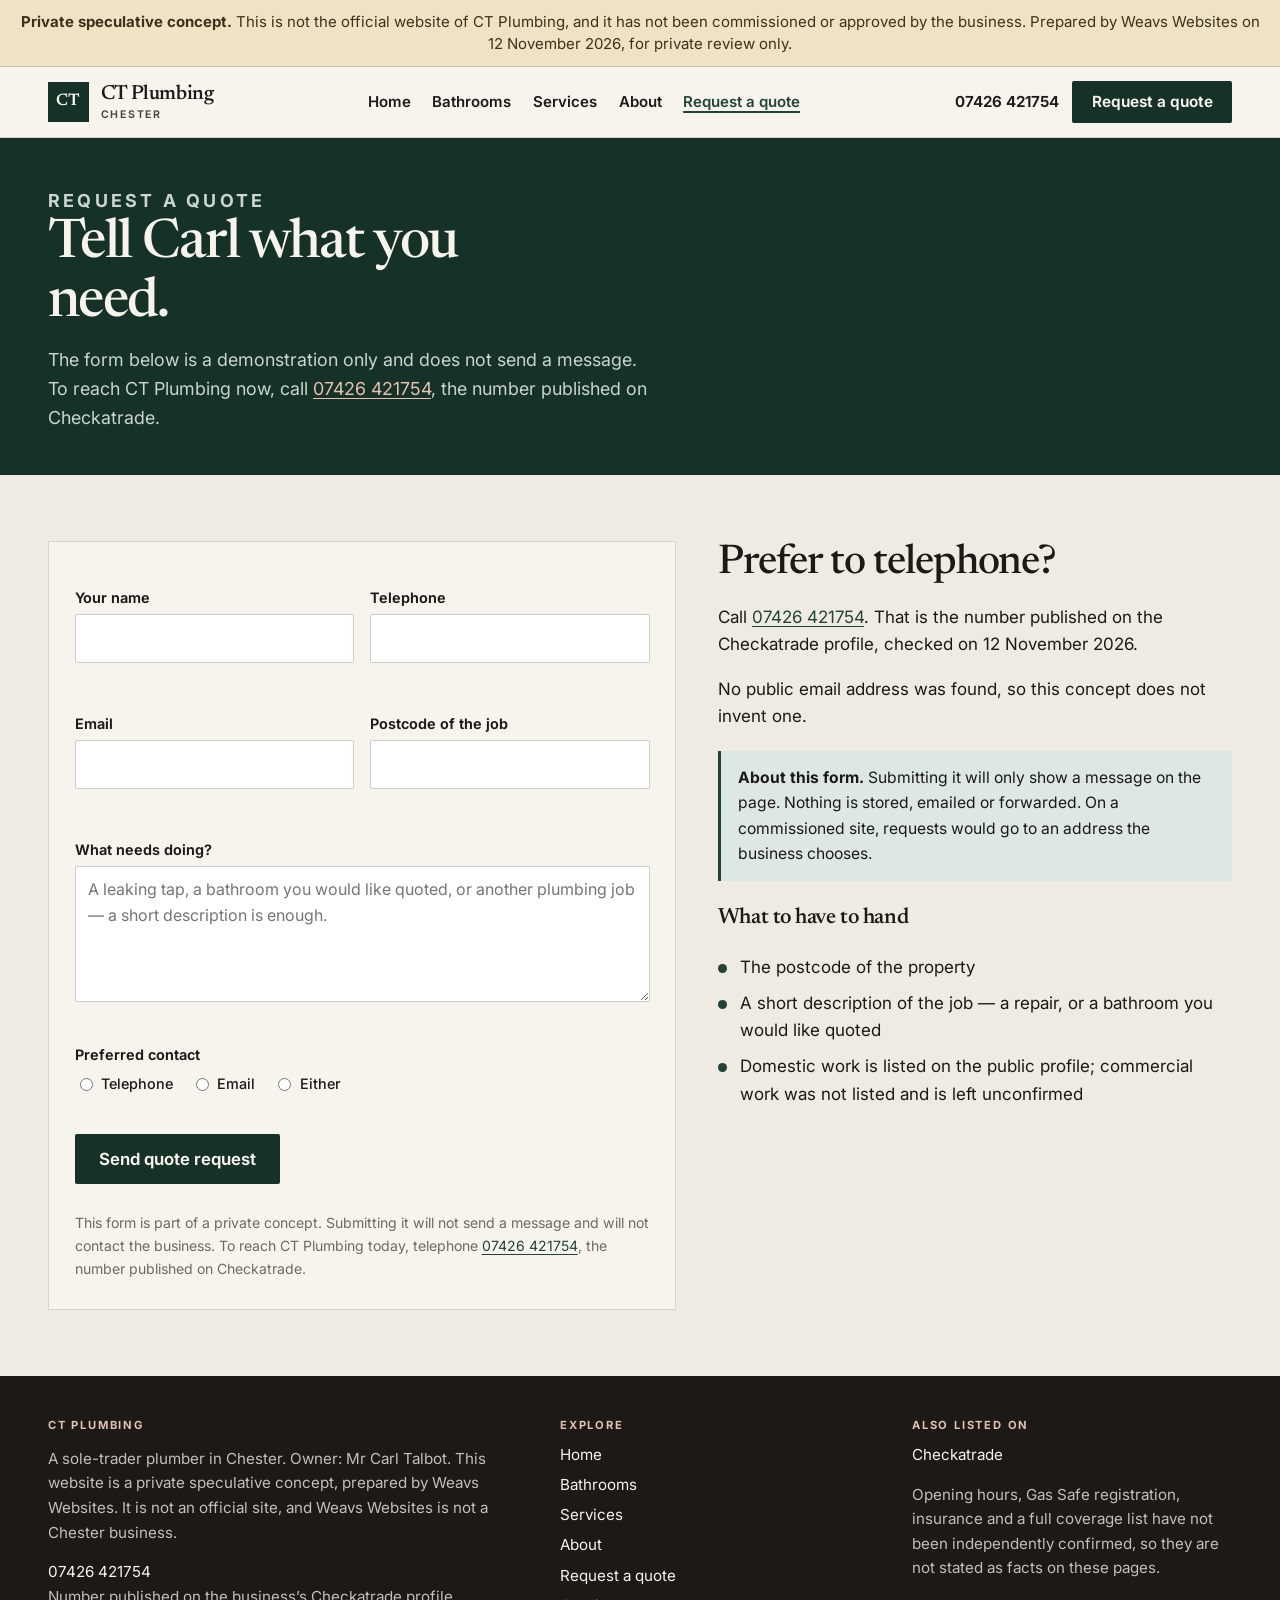
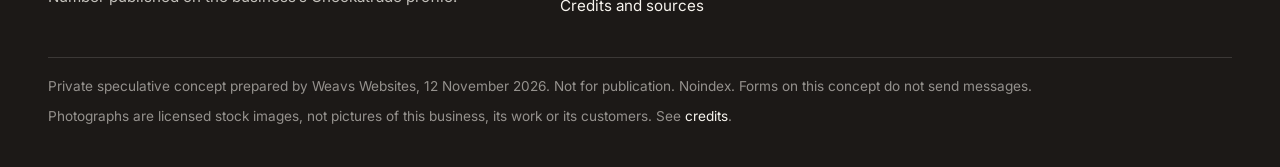
<file: previews/ct-s8l5047ols/quote.html>
<!DOCTYPE html>
<html lang="en-GB">
<head>
  <meta charset="utf-8">
  <meta name="viewport" content="width=device-width, initial-scale=1">
  <meta name="robots" content="noindex, nofollow, noarchive">
  <meta name="description" content="A demonstration quote form for the private CT Plumbing website concept. The form does not send. Call 07426 421754 to reach the business.">
  <meta name="author" content="Weavs Websites (private speculative concept)">
  <title>Request a quote — CT Plumbing (private concept)</title>
  <link rel="canonical" href="quote.html">
  <link rel="preconnect" href="https://fonts.googleapis.com">
  <link rel="preconnect" href="https://fonts.gstatic.com" crossorigin>
  <link href="https://fonts.googleapis.com/css2?family=Inter:wght@400;600;650;700&family=Newsreader:ital,opsz,wght@0,6..72,500;0,6..72,560;1,6..72,450;1,6..72,500&display=swap" rel="stylesheet">
  <link rel="stylesheet" href="css/styles.css">
</head>
<body>
  <a class="skip" href="#main">Skip to content</a>
  <div class="concept-banner" role="note">
  <strong>Private speculative concept.</strong>
  This is not the official website of CT Plumbing, and it has not been commissioned or approved by the business.
  Prepared by Weavs Websites on 12 November 2026, for private review only.
</div>
  <header class="site-header">
    <div class="wrap header-inner">
      <a class="wordmark" href="index.html">
        <span class="stamp" aria-hidden="true">CT</span>
        <span class="wordmark-text">
          <span class="wordmark-name">CT Plumbing</span>
          <span class="wordmark-tag">Chester</span>
        </span>
      </a>
      <nav class="nav-primary" data-menu-panel aria-label="Primary">
          <a href="index.html">Home</a>
          <a href="bathrooms.html">Bathrooms</a>
          <a href="services.html">Services</a>
          <a href="about.html">About</a>
          <a href="quote.html" aria-current="page">Request a quote</a>
      </nav>
      <div class="header-actions">
        <a class="header-phone" href="tel:+447426421754">07426 421754</a>
        <a class="btn btn-primary" href="quote.html">Request a quote</a>
        <button class="menu-toggle" type="button" data-menu-toggle aria-expanded="false" aria-label="Open menu">
          <span></span><span></span><span></span>
        </button>
      </div>
    </div>
  </header>

  <main id="main">
    <header class="page-hero">
      <div class="wrap">
        <p class="kicker">Request a quote</p>
        <h1>Tell Carl what you need.</h1>
        <p>The form below is a demonstration only and does not send a message. To reach CT Plumbing now, call <a href="tel:+447426421754" style="color:#e2c2b0">07426 421754</a>, the number published on Checkatrade.</p>
      </div>
    </header>
    <section class="section">
      <div class="wrap quote-layout">
                <form class="form-card" data-concept-form action="#" method="post" novalidate>
          <div class="form-grid">
            <p>
              <label for="name">Your name</label>
              <input id="name" name="name" type="text" autocomplete="name">
            </p>
            <p>
              <label for="phone">Telephone</label>
              <input id="phone" name="phone" type="tel" autocomplete="tel">
            </p>
            <p>
              <label for="email">Email</label>
              <input id="email" name="email" type="email" autocomplete="email">
            </p>
            <p>
              <label for="postcode">Postcode of the job</label>
              <input id="postcode" name="postcode" type="text" autocomplete="postal-code">
            </p>
            <p class="full">
              <label for="job">What needs doing?</label>
              <textarea id="job" name="job" placeholder="A leaking tap, a bathroom you would like quoted, or another plumbing job — a short description is enough."></textarea>
            </p>
            <fieldset class="full">
              <legend>Preferred contact</legend>
              <div class="radios">
                <label><input type="radio" name="preferred" value="phone"> Telephone</label>
                <label><input type="radio" name="preferred" value="email"> Email</label>
                <label><input type="radio" name="preferred" value="either"> Either</label>
              </div>
            </fieldset>
            <p class="full">
              <button class="btn btn-primary btn-lg" type="submit">Send quote request</button>
            </p>
          </div>
          <p class="form-help">This form is part of a private concept. Submitting it will not send a message and will not contact the business. To reach CT Plumbing today, telephone <a href="tel:+447426421754">07426 421754</a>, the number published on Checkatrade.</p>
          <p class="form-note" data-form-note hidden tabindex="-1">The form has not been sent, because this is a private speculative concept. Nothing has been emailed or stored. To speak to the business, please use the Checkatrade telephone number: 07426 421754.</p>
        </form>

        <div>
          <h2>Prefer to telephone?</h2>
          <p>Call <a href="tel:+447426421754">07426 421754</a>. That is the number published on the Checkatrade profile, checked on 12 November 2026.</p>
          <p>No public email address was found, so this concept does not invent one.</p>
          <div class="gap"><strong>About this form.</strong> Submitting it will only show a message on the page. Nothing is stored, emailed or forwarded. On a commissioned site, requests would go to an address the business chooses.</div>
          <h3>What to have to hand</h3>
          <ul class="ticks">
            <li>The postcode of the property</li>
            <li>A short description of the job — a repair, or a bathroom you would like quoted</li>
            <li>Domestic work is listed on the public profile; commercial work was not listed and is left unconfirmed</li>
          </ul>
        </div>
      </div>
    </section>
  </main>
  <footer class="site-footer">
    <div class="wrap footer-grid">
      <div>
        <h2>CT Plumbing</h2>
        <p>A sole-trader plumber in Chester. Owner: Mr Carl Talbot. This website is a private speculative concept, prepared by Weavs Websites. It is not an official site, and Weavs Websites is not a Chester business.</p>
        <p><a href="tel:+447426421754">07426 421754</a><br>
        Number published on the business’s Checkatrade profile.</p>
      </div>
      <div>
        <h2>Explore</h2>
        <ul>
          <li><a href="index.html">Home</a></li>
          <li><a href="bathrooms.html">Bathrooms</a></li>
          <li><a href="services.html">Services</a></li>
          <li><a href="about.html">About</a></li>
          <li><a href="quote.html">Request a quote</a></li>
          <li><a href="credits.html">Credits and sources</a></li>
        </ul>
      </div>
      <div>
        <h2>Also listed on</h2>
        <ul>
          <li><a href="https://www.checkatrade.com/trades/ctplumbing1083478" rel="noopener noreferrer">Checkatrade</a></li>
        </ul>
        <p>Opening hours, Gas Safe registration, insurance and a full coverage list have not been independently confirmed, so they are not stated as facts on these pages.</p>
      </div>
    </div>
    <div class="wrap footer-legal">
      <p>Private speculative concept prepared by Weavs Websites, 12 November 2026. Not for publication. Noindex. Forms on this concept do not send messages.</p>
      <p>Photographs are licensed stock images, not pictures of this business, its work or its customers. See <a href="credits.html">credits</a>.</p>
    </div>
  </footer>
  <div class="mobar" aria-label="Quick contact">
    <a class="btn btn-ghost-light" href="tel:+447426421754">Call 07426 421754</a>
    <a class="btn btn-clay" href="quote.html">Request a quote</a>
  </div>
  <script src="js/main.js"></script>
</body>
</html>
</file>
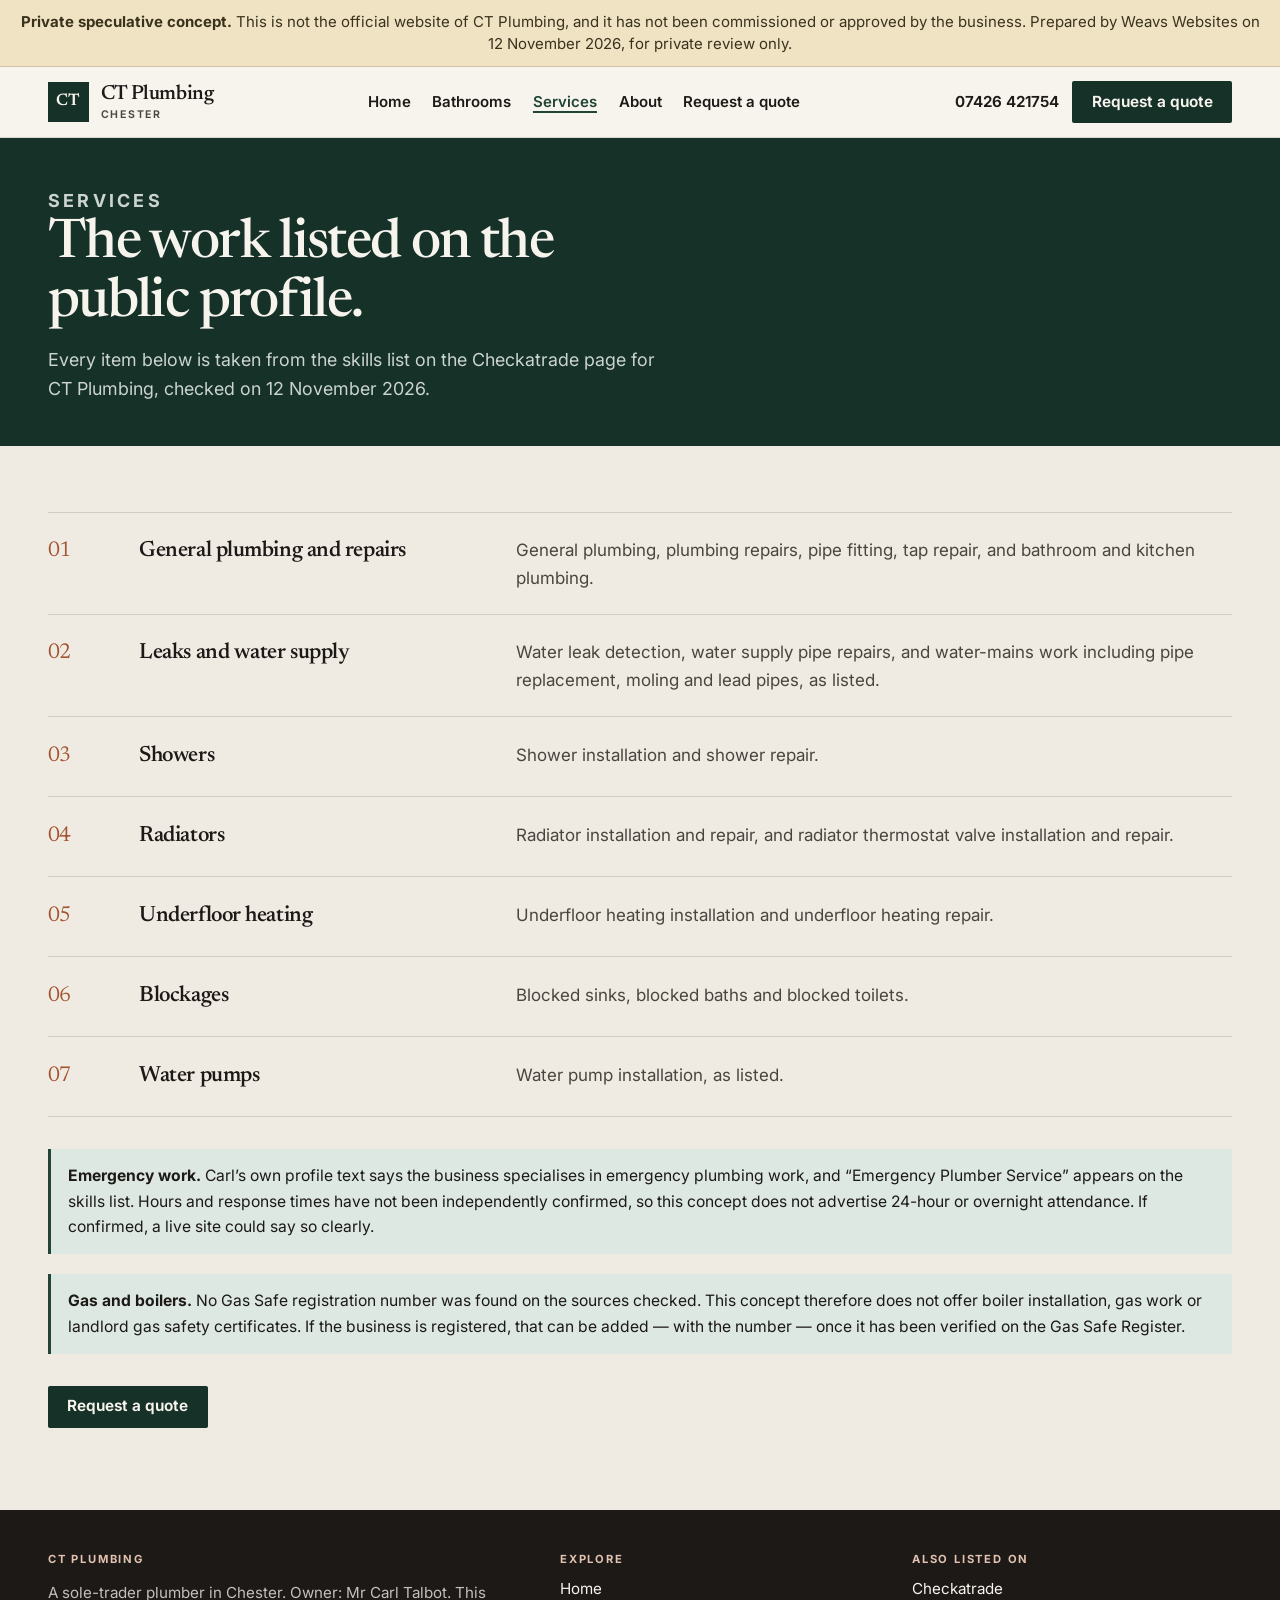
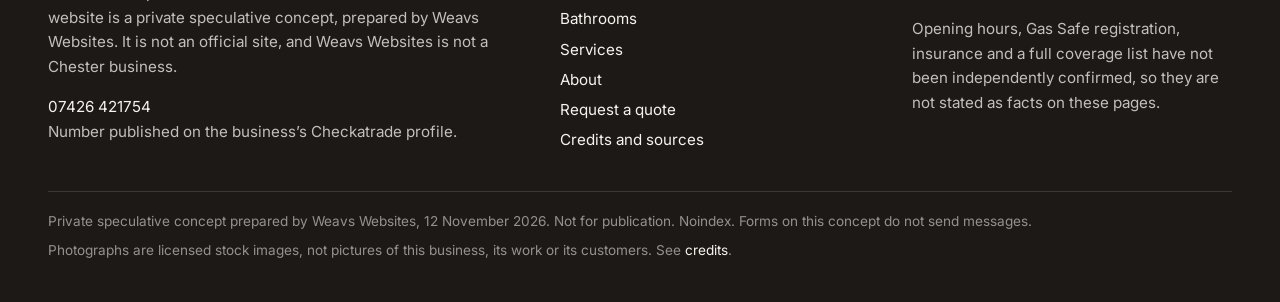
<file: previews/ct-s8l5047ols/services.html>
<!DOCTYPE html>
<html lang="en-GB">
<head>
  <meta charset="utf-8">
  <meta name="viewport" content="width=device-width, initial-scale=1">
  <meta name="robots" content="noindex, nofollow, noarchive">
  <meta name="description" content="Plumbing services listed on the public Checkatrade profile of CT Plumbing in Chester. Private speculative concept by Weavs Websites, not the official site.">
  <meta name="author" content="Weavs Websites (private speculative concept)">
  <title>Services — CT Plumbing (private concept)</title>
  <link rel="canonical" href="services.html">
  <link rel="preconnect" href="https://fonts.googleapis.com">
  <link rel="preconnect" href="https://fonts.gstatic.com" crossorigin>
  <link href="https://fonts.googleapis.com/css2?family=Inter:wght@400;600;650;700&family=Newsreader:ital,opsz,wght@0,6..72,500;0,6..72,560;1,6..72,450;1,6..72,500&display=swap" rel="stylesheet">
  <link rel="stylesheet" href="css/styles.css">
</head>
<body>
  <a class="skip" href="#main">Skip to content</a>
  <div class="concept-banner" role="note">
  <strong>Private speculative concept.</strong>
  This is not the official website of CT Plumbing, and it has not been commissioned or approved by the business.
  Prepared by Weavs Websites on 12 November 2026, for private review only.
</div>
  <header class="site-header">
    <div class="wrap header-inner">
      <a class="wordmark" href="index.html">
        <span class="stamp" aria-hidden="true">CT</span>
        <span class="wordmark-text">
          <span class="wordmark-name">CT Plumbing</span>
          <span class="wordmark-tag">Chester</span>
        </span>
      </a>
      <nav class="nav-primary" data-menu-panel aria-label="Primary">
          <a href="index.html">Home</a>
          <a href="bathrooms.html">Bathrooms</a>
          <a href="services.html" aria-current="page">Services</a>
          <a href="about.html">About</a>
          <a href="quote.html">Request a quote</a>
      </nav>
      <div class="header-actions">
        <a class="header-phone" href="tel:+447426421754">07426 421754</a>
        <a class="btn btn-primary" href="quote.html">Request a quote</a>
        <button class="menu-toggle" type="button" data-menu-toggle aria-expanded="false" aria-label="Open menu">
          <span></span><span></span><span></span>
        </button>
      </div>
    </div>
  </header>

  <main id="main">
    <header class="page-hero">
      <div class="wrap">
        <p class="kicker">Services</p>
        <h1>The work listed on the public profile.</h1>
        <p>Every item below is taken from the skills list on the Checkatrade page for CT Plumbing, checked on 12 November 2026.</p>
      </div>
    </header>
    <section class="section">
      <div class="wrap">
        <div class="rows">
          <article class="row-item"><span class="row-num">01</span><h3>General plumbing and repairs</h3><p>General plumbing, plumbing repairs, pipe fitting, tap repair, and bathroom and kitchen plumbing.</p></article>
          <article class="row-item"><span class="row-num">02</span><h3>Leaks and water supply</h3><p>Water leak detection, water supply pipe repairs, and water-mains work including pipe replacement, moling and lead pipes, as listed.</p></article>
          <article class="row-item"><span class="row-num">03</span><h3>Showers</h3><p>Shower installation and shower repair.</p></article>
          <article class="row-item"><span class="row-num">04</span><h3>Radiators</h3><p>Radiator installation and repair, and radiator thermostat valve installation and repair.</p></article>
          <article class="row-item"><span class="row-num">05</span><h3>Underfloor heating</h3><p>Underfloor heating installation and underfloor heating repair.</p></article>
          <article class="row-item"><span class="row-num">06</span><h3>Blockages</h3><p>Blocked sinks, blocked baths and blocked toilets.</p></article>
          <article class="row-item"><span class="row-num">07</span><h3>Water pumps</h3><p>Water pump installation, as listed.</p></article>
        </div>
        <div class="gap" style="margin-top:2rem">
          <strong>Emergency work.</strong> Carl’s own profile text says the business specialises in emergency plumbing work, and “Emergency Plumber Service” appears on the skills list. Hours and response times have not been independently confirmed, so this concept does not advertise 24-hour or overnight attendance. If confirmed, a live site could say so clearly.
        </div>
        <div class="gap">
          <strong>Gas and boilers.</strong> No Gas Safe registration number was found on the sources checked. This concept therefore does not offer boiler installation, gas work or landlord gas safety certificates. If the business is registered, that can be added — with the number — once it has been verified on the Gas Safe Register.
        </div>
        <p style="margin-top:2rem"><a class="btn btn-primary" href="quote.html">Request a quote</a></p>
      </div>
    </section>
  </main>
  <footer class="site-footer">
    <div class="wrap footer-grid">
      <div>
        <h2>CT Plumbing</h2>
        <p>A sole-trader plumber in Chester. Owner: Mr Carl Talbot. This website is a private speculative concept, prepared by Weavs Websites. It is not an official site, and Weavs Websites is not a Chester business.</p>
        <p><a href="tel:+447426421754">07426 421754</a><br>
        Number published on the business’s Checkatrade profile.</p>
      </div>
      <div>
        <h2>Explore</h2>
        <ul>
          <li><a href="index.html">Home</a></li>
          <li><a href="bathrooms.html">Bathrooms</a></li>
          <li><a href="services.html">Services</a></li>
          <li><a href="about.html">About</a></li>
          <li><a href="quote.html">Request a quote</a></li>
          <li><a href="credits.html">Credits and sources</a></li>
        </ul>
      </div>
      <div>
        <h2>Also listed on</h2>
        <ul>
          <li><a href="https://www.checkatrade.com/trades/ctplumbing1083478" rel="noopener noreferrer">Checkatrade</a></li>
        </ul>
        <p>Opening hours, Gas Safe registration, insurance and a full coverage list have not been independently confirmed, so they are not stated as facts on these pages.</p>
      </div>
    </div>
    <div class="wrap footer-legal">
      <p>Private speculative concept prepared by Weavs Websites, 12 November 2026. Not for publication. Noindex. Forms on this concept do not send messages.</p>
      <p>Photographs are licensed stock images, not pictures of this business, its work or its customers. See <a href="credits.html">credits</a>.</p>
    </div>
  </footer>
  <div class="mobar" aria-label="Quick contact">
    <a class="btn btn-ghost-light" href="tel:+447426421754">Call 07426 421754</a>
    <a class="btn btn-clay" href="quote.html">Request a quote</a>
  </div>
  <script src="js/main.js"></script>
</body>
</html>
</file>
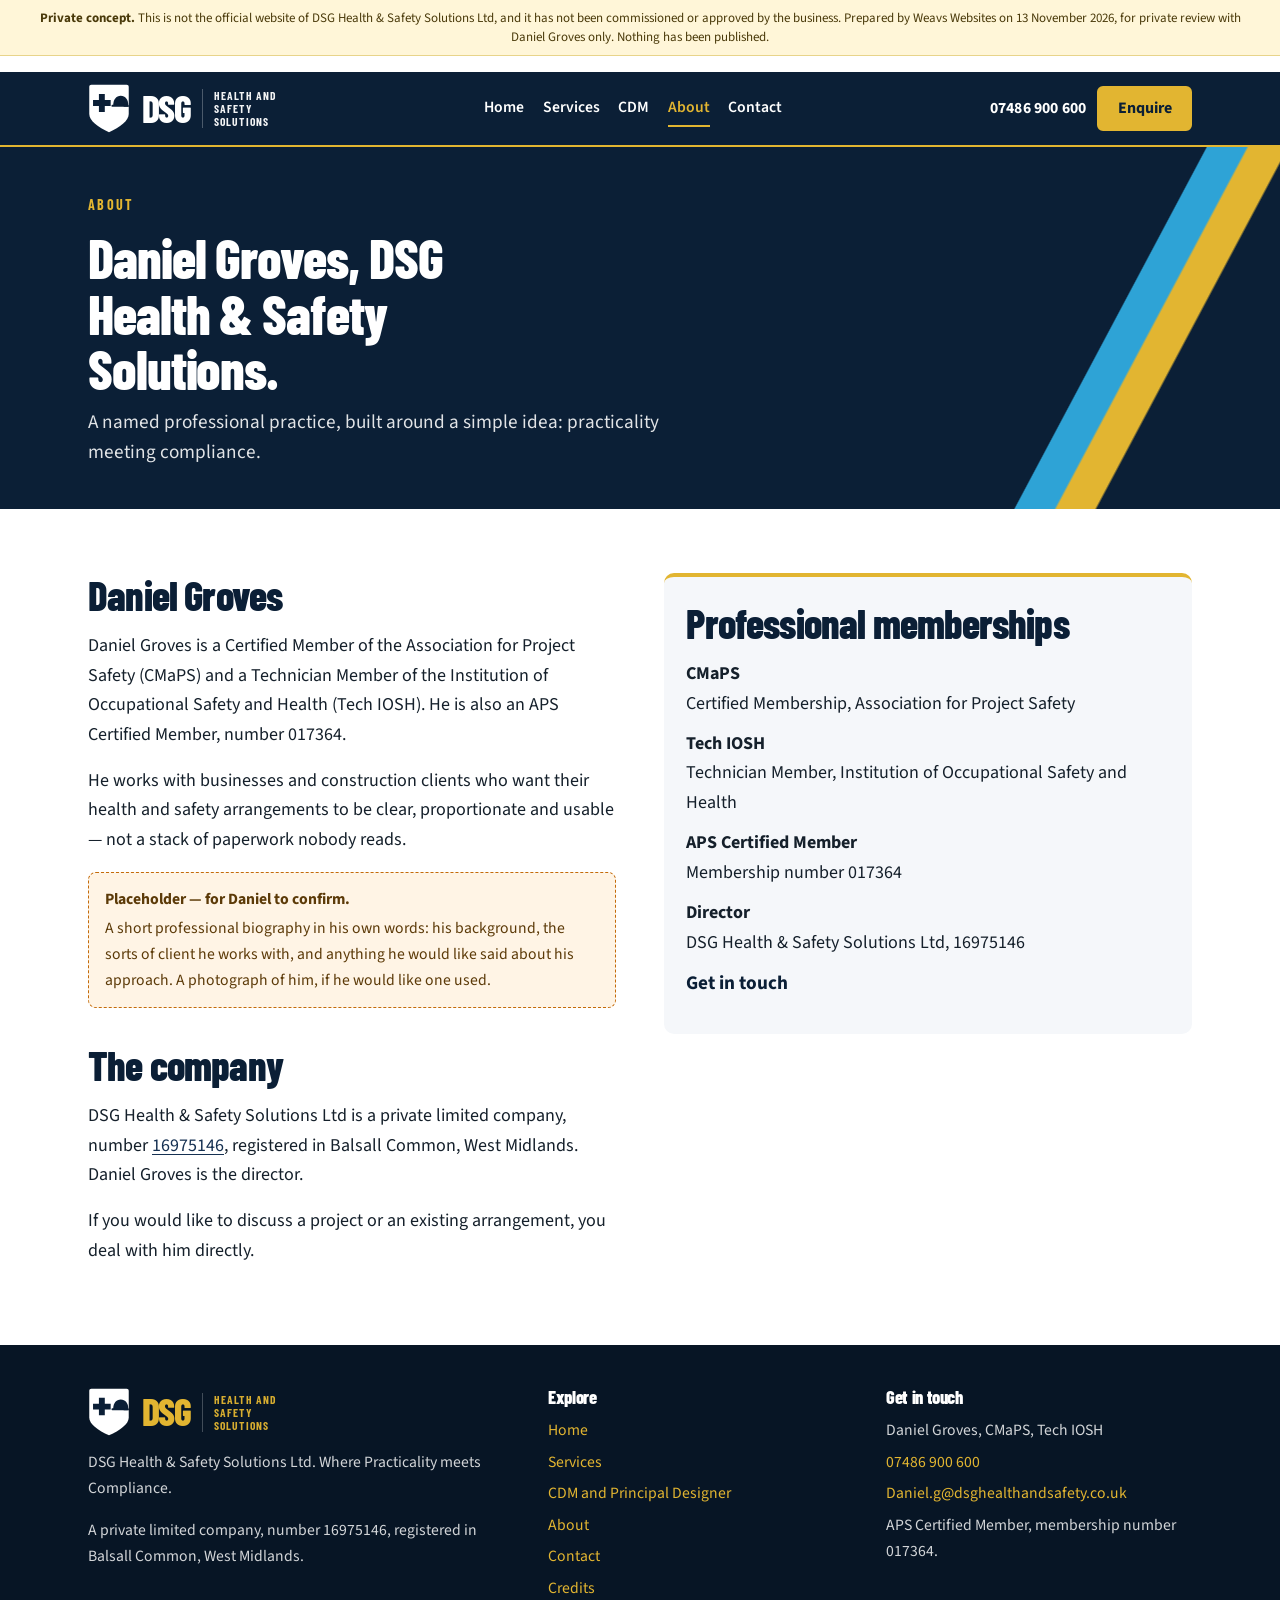
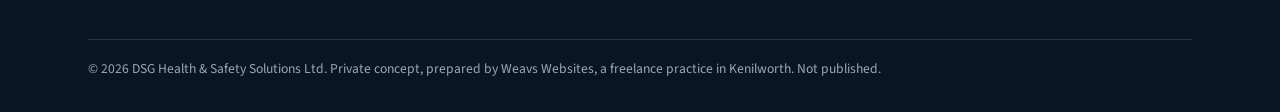
<file: previews/dsg-1gtjkhxxrs/about.html>
<!DOCTYPE html>
<html lang="en-GB">
<head>
  <meta charset="utf-8">
  <meta name="viewport" content="width=device-width, initial-scale=1">
  <meta name="robots" content="noindex, nofollow, noarchive">
  <meta name="description" content="About Daniel Groves, CMaPS, Tech IOSH, and DSG Health and Safety Solutions Ltd.">
  <title>About — DSG Health &amp; Safety Solutions (private concept)</title>
  <link rel="icon" href="images/favicon.svg" type="image/svg+xml">
  <link rel="preconnect" href="https://fonts.googleapis.com">
  <link rel="preconnect" href="https://fonts.gstatic.com" crossorigin>
  <link href="https://fonts.googleapis.com/css2?family=Barlow+Condensed:wght@600;700;800&amp;family=Source+Sans+3:ital,wght@0,400;0,600;0,700;1,400&amp;display=swap" rel="stylesheet">
  <link rel="stylesheet" href="css/styles.css">
</head>
<body>
  <a class="skip" href="#main">Skip to content</a>
  <p class="concept-banner"><strong>Private concept.</strong> This is not the official website of DSG Health &amp; Safety Solutions Ltd, and it has not been commissioned or approved by the business. Prepared by Weavs Websites on 13 November 2026, for private review with Daniel Groves only. Nothing has been published.</p>
  <header class="site-header">
    <div class="header-inner">
      <a class="brand" href="index.html">
        <img class="brand-mark" src="images/mark-inverse.svg" width="50" height="60" alt="">
        <span class="brand-text">
          <span class="brand-dsg">DSG</span>
          <span class="brand-rest">Health and<br>Safety<br>Solutions</span>
        </span>
      </a>
      <button type="button" class="nav-toggle" aria-expanded="false" aria-controls="nav-primary" aria-label="Open menu"><span></span></button>
      <nav class="nav-primary" id="nav-primary" aria-label="Primary">
        <a href="index.html">Home</a>
        <a href="services.html">Services</a>
        <a href="cdm.html">CDM</a>
        <a href="about.html" aria-current="page">About</a>
        <a href="contact.html">Contact</a>
      </nav>
      <div class="header-actions">
        <a class="header-phone" href="tel:+447486900600">07486 900 600</a>
        <a class="btn btn-gold" href="contact.html">Enquire</a>
      </div>
    </div>
  </header>
    <main id="main">
    <header class="page-hero">
      <div class="wrap">
        <p class="kicker">About</p>
        <h1>Daniel Groves, DSG Health &amp; Safety Solutions.</h1>
        <p class="lead">A named professional practice, built around a simple idea: practicality meeting compliance.</p>
      </div>
    </header>
    <section>
      <div class="wrap grid-2">
        <div class="prose">
          <h2>Daniel Groves</h2>
          <p>Daniel Groves is a Certified Member of the Association for Project Safety (CMaPS) and a Technician Member of the Institution of Occupational Safety and Health (Tech IOSH). He is also an APS Certified Member, number 017364.</p>
          <p>He works with businesses and construction clients who want their health and safety arrangements to be clear, proportionate and usable — not a stack of paperwork nobody reads.</p>
          <p class="placeholder"><strong>Placeholder — for Daniel to confirm.</strong> A short professional biography in his own words: his background, the sorts of client he works with, and anything he would like said about his approach. A photograph of him, if he would like one used.</p>

          <h2>The company</h2>
          <p>DSG Health &amp; Safety Solutions Ltd is a private limited company, number <a href="https://find-and-update.company-information.service.gov.uk/company/16975146">16975146</a>, registered in Balsall Common, West Midlands. Daniel Groves is the director.</p>
          <p>If you would like to discuss a project or an existing arrangement, you deal with him directly.</p>
        </div>
        <aside>
          <div class="contact-details">
            <h2>Professional memberships</h2>
            <p><strong>CMaPS</strong><br>Certified Membership, Association for Project Safety</p>
            <p><strong>Tech IOSH</strong><br>Technician Member, Institution of Occupational Safety and Health</p>
            <p><strong>APS Certified Member</strong><br>Membership number 017364</p>
            <p><strong>Director</strong><br>DSG Health &amp; Safety Solutions Ltd, 16975146</p>
            <p><a href="contact.html">Get in touch</a></p>
          </div>
        </aside>
      </div>
    </section>
  </main>

  <footer class="site-footer">
    <div class="wrap">
      <div class="footer-grid">
        <div>
          <a class="brand" href="index.html">
            <img class="brand-mark" src="images/mark-inverse.svg" width="50" height="60" alt="">
            <span class="brand-text">
              <span class="brand-dsg">DSG</span>
              <span class="brand-rest">Health and<br>Safety<br>Solutions</span>
            </span>
          </a>
          <p>DSG Health &amp; Safety Solutions Ltd. Where Practicality meets Compliance.</p>
          <p>A private limited company, number 16975146, registered in Balsall Common, West Midlands.</p>
        </div>
        <div>
          <h2>Explore</h2>
          <ul>
            <li><a href="index.html">Home</a></li>
            <li><a href="services.html">Services</a></li>
            <li><a href="cdm.html">CDM and Principal Designer</a></li>
            <li><a href="about.html">About</a></li>
            <li><a href="contact.html">Contact</a></li>
            <li><a href="credits.html">Credits</a></li>
          </ul>
        </div>
        <div>
          <h2>Get in touch</h2>
          <ul>
            <li>Daniel Groves, CMaPS, Tech IOSH</li>
            <li><a href="tel:+447486900600">07486 900 600</a></li>
            <li><a href="mailto:Daniel.g@dsghealthandsafety.co.uk">Daniel.g@dsghealthandsafety.co.uk</a></li>
          </ul>
          <p>APS Certified Member, membership number 017364.</p>
        </div>
      </div>
      <div class="foot-legal">
        <span>© 2026 DSG Health &amp; Safety Solutions Ltd. Private concept, prepared by Weavs Websites, a freelance practice in Kenilworth. Not published.</span>
      </div>
    </div>
  </footer>
  <div class="mobile-bar" aria-label="Quick contact">
    <a class="btn btn-gold" href="tel:+447486900600">Call 07486 900 600</a>
    <a class="btn btn-ghost" href="contact.html">Enquire</a>
  </div>
  <script src="js/main.js"></script>
</body>
</html>
</file>
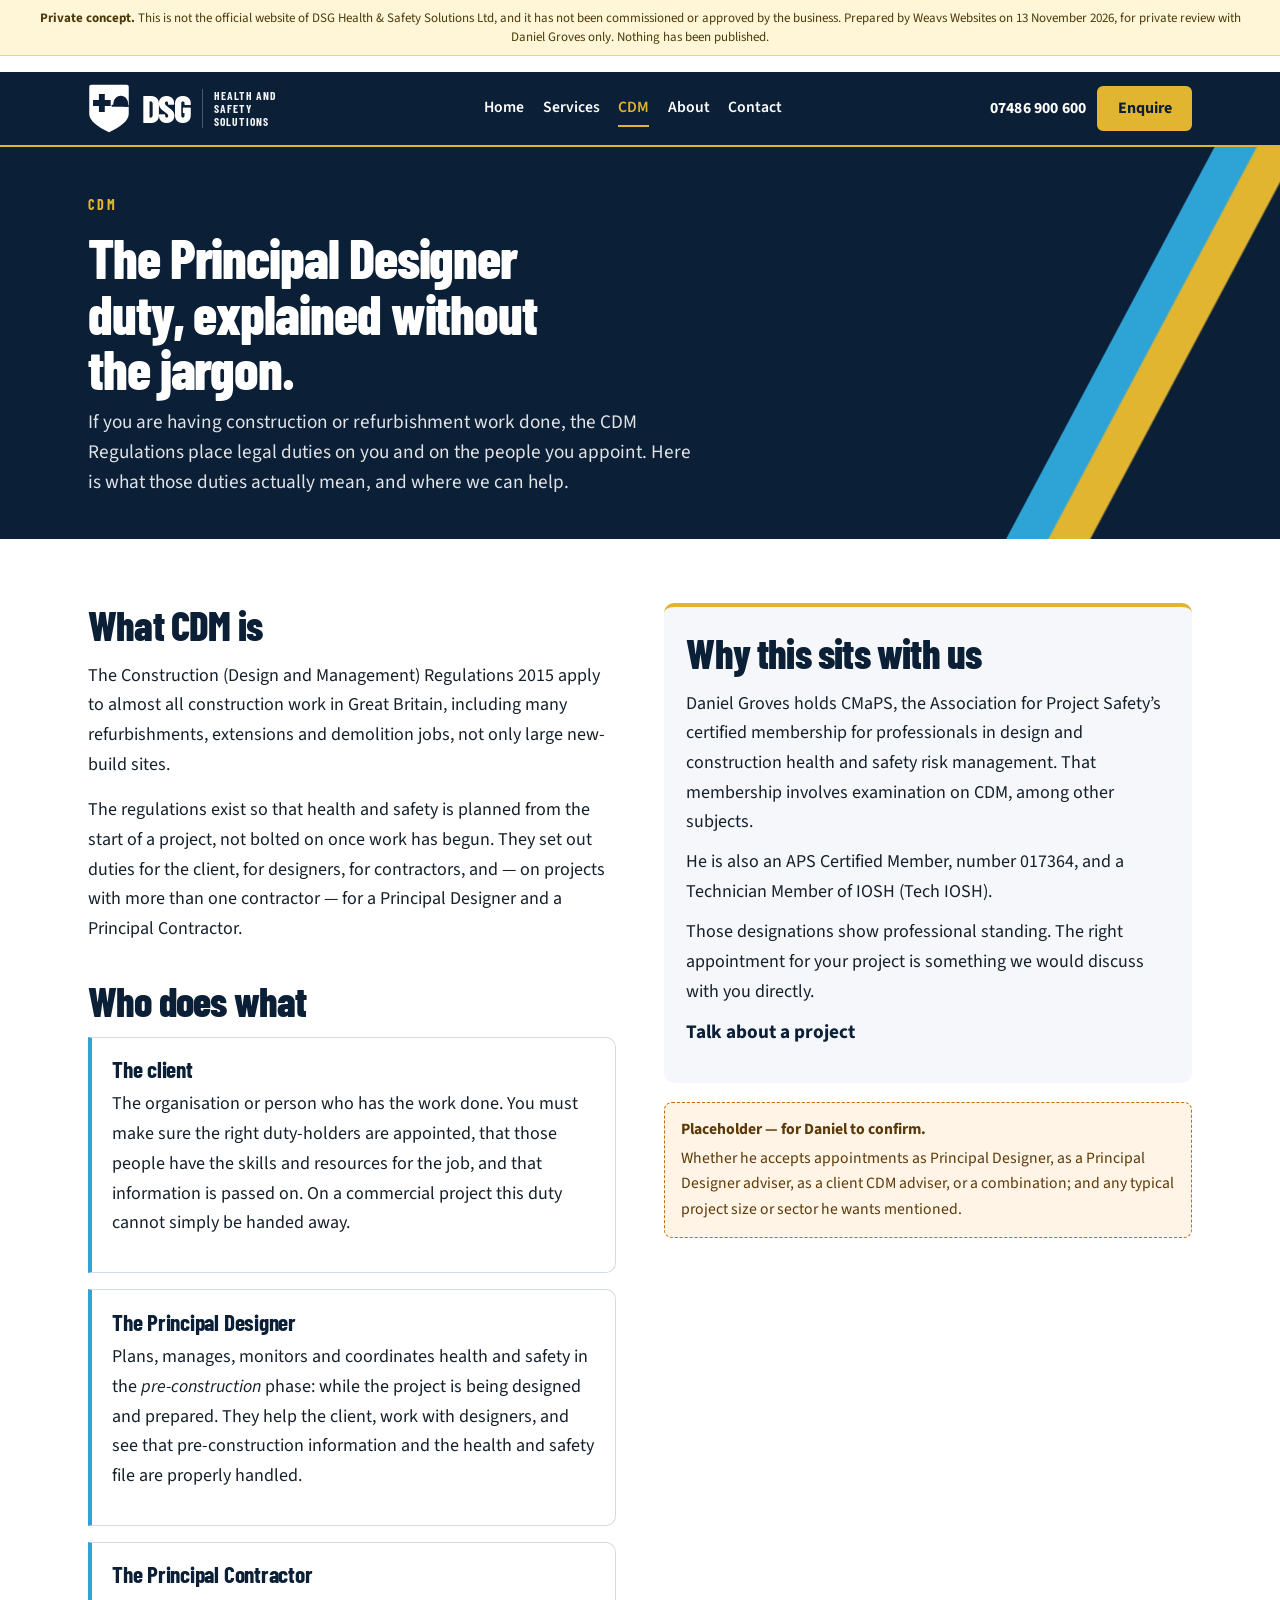
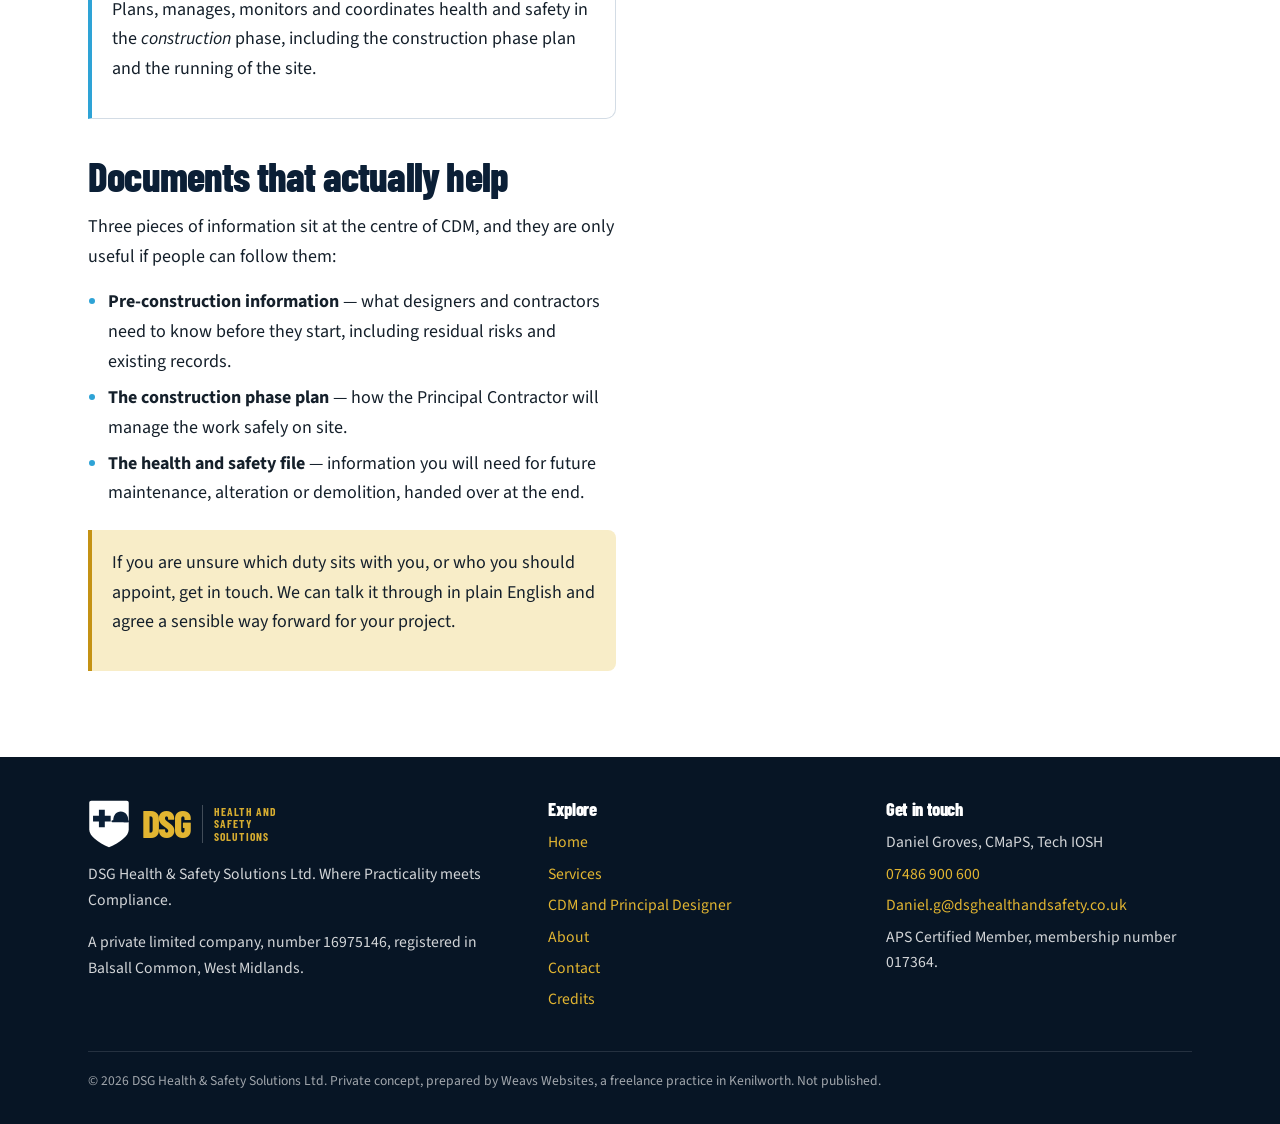
<file: previews/dsg-1gtjkhxxrs/cdm.html>
<!DOCTYPE html>
<html lang="en-GB">
<head>
  <meta charset="utf-8">
  <meta name="viewport" content="width=device-width, initial-scale=1">
  <meta name="robots" content="noindex, nofollow, noarchive">
  <meta name="description" content="A plain-English explainer of CDM 2015 and the Principal Designer duty, from DSG Health and Safety Solutions.">
  <title>CDM and Principal Designer — DSG Health &amp; Safety Solutions (private concept)</title>
  <link rel="icon" href="images/favicon.svg" type="image/svg+xml">
  <link rel="preconnect" href="https://fonts.googleapis.com">
  <link rel="preconnect" href="https://fonts.gstatic.com" crossorigin>
  <link href="https://fonts.googleapis.com/css2?family=Barlow+Condensed:wght@600;700;800&amp;family=Source+Sans+3:ital,wght@0,400;0,600;0,700;1,400&amp;display=swap" rel="stylesheet">
  <link rel="stylesheet" href="css/styles.css">
</head>
<body>
  <a class="skip" href="#main">Skip to content</a>
  <p class="concept-banner"><strong>Private concept.</strong> This is not the official website of DSG Health &amp; Safety Solutions Ltd, and it has not been commissioned or approved by the business. Prepared by Weavs Websites on 13 November 2026, for private review with Daniel Groves only. Nothing has been published.</p>
  <header class="site-header">
    <div class="header-inner">
      <a class="brand" href="index.html">
        <img class="brand-mark" src="images/mark-inverse.svg" width="50" height="60" alt="">
        <span class="brand-text">
          <span class="brand-dsg">DSG</span>
          <span class="brand-rest">Health and<br>Safety<br>Solutions</span>
        </span>
      </a>
      <button type="button" class="nav-toggle" aria-expanded="false" aria-controls="nav-primary" aria-label="Open menu"><span></span></button>
      <nav class="nav-primary" id="nav-primary" aria-label="Primary">
        <a href="index.html">Home</a>
        <a href="services.html">Services</a>
        <a href="cdm.html" aria-current="page">CDM</a>
        <a href="about.html">About</a>
        <a href="contact.html">Contact</a>
      </nav>
      <div class="header-actions">
        <a class="header-phone" href="tel:+447486900600">07486 900 600</a>
        <a class="btn btn-gold" href="contact.html">Enquire</a>
      </div>
    </div>
  </header>
    <main id="main">
    <header class="page-hero">
      <div class="wrap">
        <p class="kicker">CDM</p>
        <h1>The Principal Designer duty, explained without the jargon.</h1>
        <p class="lead">If you are having construction or refurbishment work done, the CDM Regulations place legal duties on you and on the people you appoint. Here is what those duties actually mean, and where we can help.</p>
      </div>
    </header>
    <section>
      <div class="wrap grid-2">
        <div class="prose">
          <h2>What CDM is</h2>
          <p>The Construction (Design and Management) Regulations 2015 apply to almost all construction work in Great Britain, including many refurbishments, extensions and demolition jobs, not only large new-build sites.</p>
          <p>The regulations exist so that health and safety is planned from the start of a project, not bolted on once work has begun. They set out duties for the client, for designers, for contractors, and — on projects with more than one contractor — for a Principal Designer and a Principal Contractor.</p>

          <h2>Who does what</h2>
          <div class="rule" style="margin-bottom:1rem">
            <h3>The client</h3>
            <p>The organisation or person who has the work done. You must make sure the right duty-holders are appointed, that those people have the skills and resources for the job, and that information is passed on. On a commercial project this duty cannot simply be handed away.</p>
          </div>
          <div class="rule" style="margin-bottom:1rem">
            <h3>The Principal Designer</h3>
            <p>Plans, manages, monitors and coordinates health and safety in the <em>pre-construction</em> phase: while the project is being designed and prepared. They help the client, work with designers, and see that pre-construction information and the health and safety file are properly handled.</p>
          </div>
          <div class="rule" style="margin-bottom:1rem">
            <h3>The Principal Contractor</h3>
            <p>Plans, manages, monitors and coordinates health and safety in the <em>construction</em> phase, including the construction phase plan and the running of the site.</p>
          </div>

          <h2>Documents that actually help</h2>
          <p>Three pieces of information sit at the centre of CDM, and they are only useful if people can follow them:</p>
          <ul>
            <li><strong>Pre-construction information</strong> — what designers and contractors need to know before they start, including residual risks and existing records.</li>
            <li><strong>The construction phase plan</strong> — how the Principal Contractor will manage the work safely on site.</li>
            <li><strong>The health and safety file</strong> — information you will need for future maintenance, alteration or demolition, handed over at the end.</li>
          </ul>

          <div class="callout-gold callout">
            <p>If you are unsure which duty sits with you, or who you should appoint, get in touch. We can talk it through in plain English and agree a sensible way forward for your project.</p>
          </div>
        </div>
        <aside>
          <div class="contact-details">
            <h2>Why this sits with us</h2>
            <p>Daniel Groves holds CMaPS, the Association for Project Safety’s certified membership for professionals in design and construction health and safety risk management. That membership involves examination on CDM, among other subjects.</p>
            <p>He is also an APS Certified Member, number 017364, and a Technician Member of IOSH (Tech IOSH).</p>
            <p>Those designations show professional standing. The right appointment for your project is something we would discuss with you directly.</p>
            <p><a href="contact.html">Talk about a project</a></p>
          </div>
          <p class="placeholder" style="margin-top:1.2rem"><strong>Placeholder — for Daniel to confirm.</strong> Whether he accepts appointments as Principal Designer, as a Principal Designer adviser, as a client CDM adviser, or a combination; and any typical project size or sector he wants mentioned.</p>
        </aside>
      </div>
    </section>
  </main>

  <footer class="site-footer">
    <div class="wrap">
      <div class="footer-grid">
        <div>
          <a class="brand" href="index.html">
            <img class="brand-mark" src="images/mark-inverse.svg" width="50" height="60" alt="">
            <span class="brand-text">
              <span class="brand-dsg">DSG</span>
              <span class="brand-rest">Health and<br>Safety<br>Solutions</span>
            </span>
          </a>
          <p>DSG Health &amp; Safety Solutions Ltd. Where Practicality meets Compliance.</p>
          <p>A private limited company, number 16975146, registered in Balsall Common, West Midlands.</p>
        </div>
        <div>
          <h2>Explore</h2>
          <ul>
            <li><a href="index.html">Home</a></li>
            <li><a href="services.html">Services</a></li>
            <li><a href="cdm.html">CDM and Principal Designer</a></li>
            <li><a href="about.html">About</a></li>
            <li><a href="contact.html">Contact</a></li>
            <li><a href="credits.html">Credits</a></li>
          </ul>
        </div>
        <div>
          <h2>Get in touch</h2>
          <ul>
            <li>Daniel Groves, CMaPS, Tech IOSH</li>
            <li><a href="tel:+447486900600">07486 900 600</a></li>
            <li><a href="mailto:Daniel.g@dsghealthandsafety.co.uk">Daniel.g@dsghealthandsafety.co.uk</a></li>
          </ul>
          <p>APS Certified Member, membership number 017364.</p>
        </div>
      </div>
      <div class="foot-legal">
        <span>© 2026 DSG Health &amp; Safety Solutions Ltd. Private concept, prepared by Weavs Websites, a freelance practice in Kenilworth. Not published.</span>
      </div>
    </div>
  </footer>
  <div class="mobile-bar" aria-label="Quick contact">
    <a class="btn btn-gold" href="tel:+447486900600">Call 07486 900 600</a>
    <a class="btn btn-ghost" href="contact.html">Enquire</a>
  </div>
  <script src="js/main.js"></script>
</body>
</html>
</file>
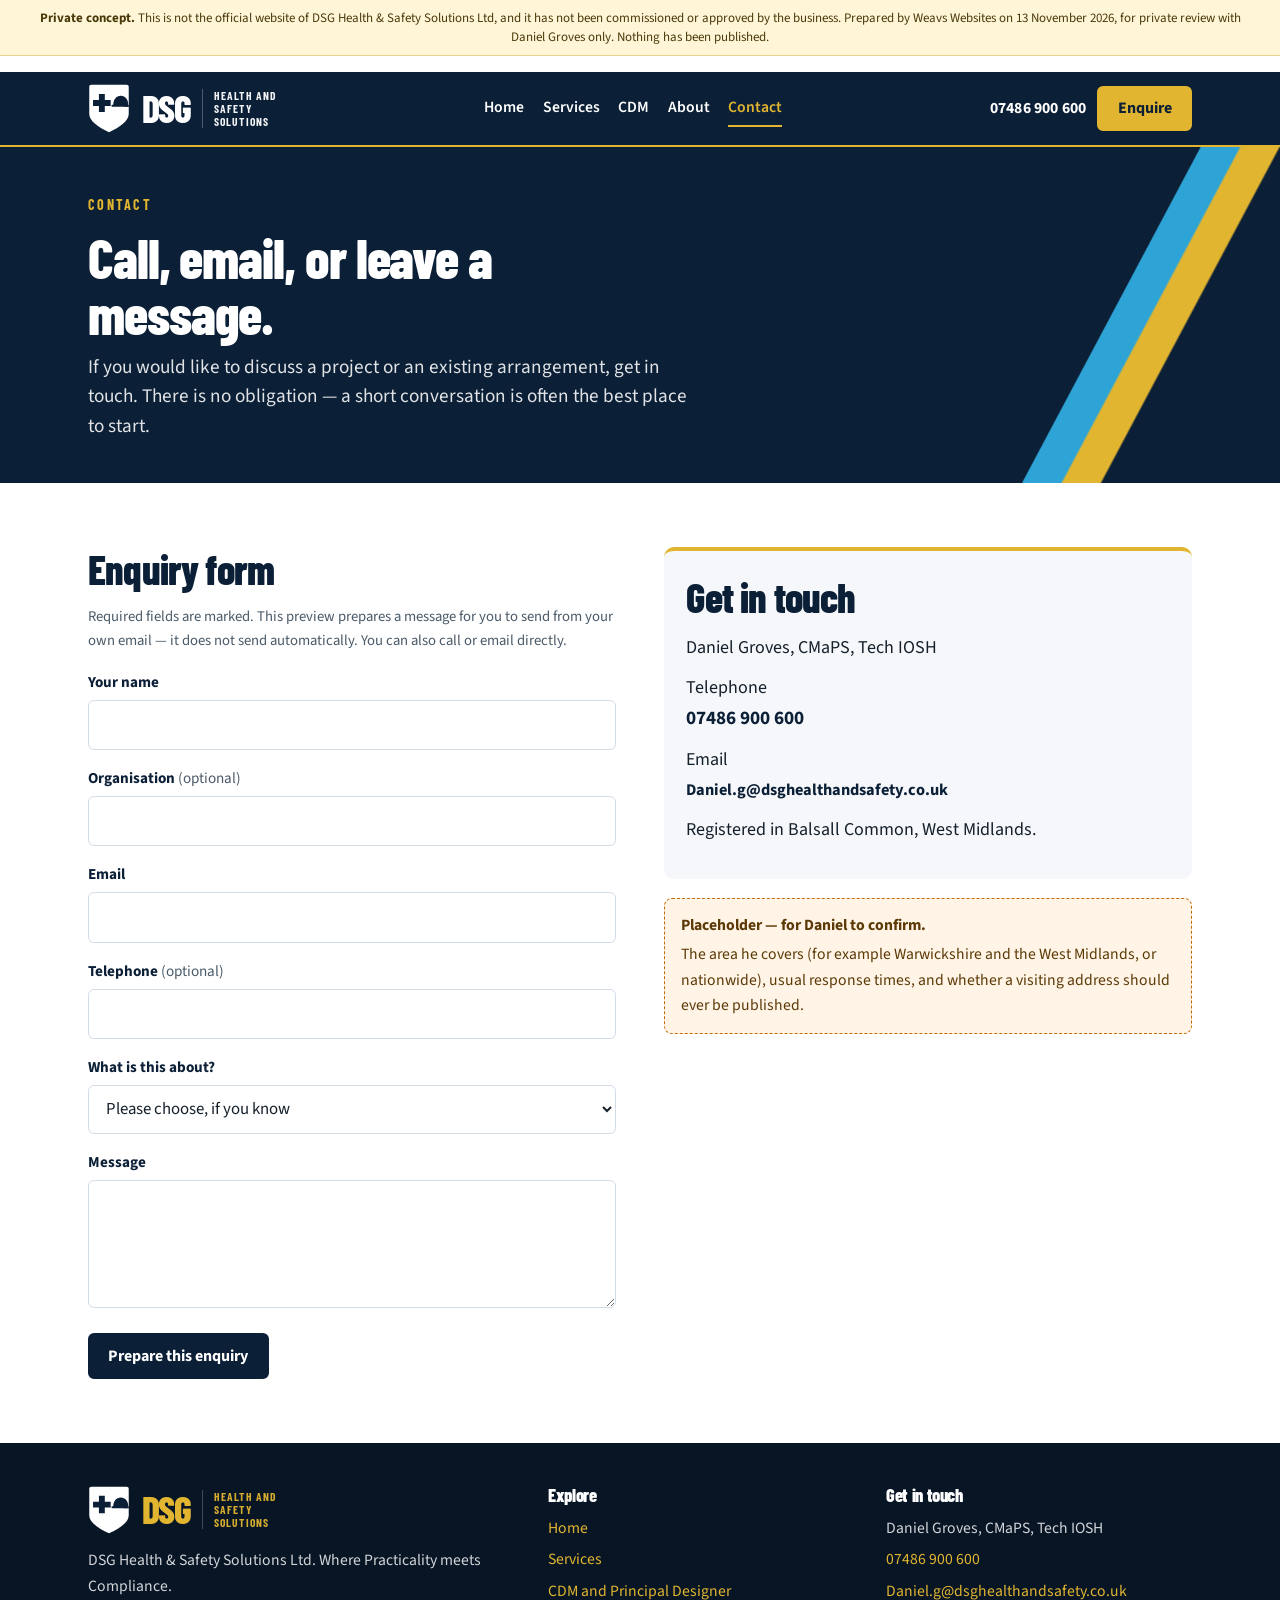
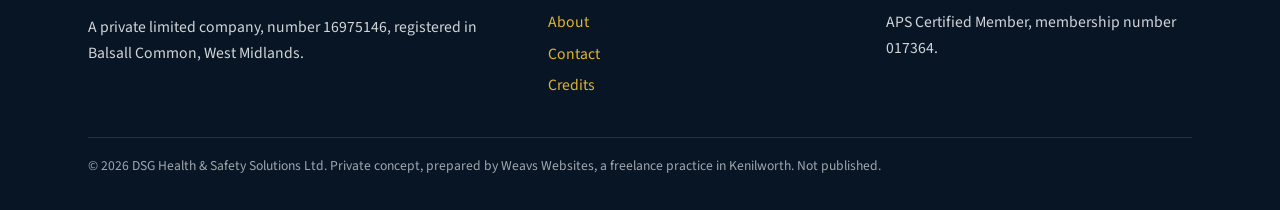
<file: previews/dsg-1gtjkhxxrs/contact.html>
<!DOCTYPE html>
<html lang="en-GB">
<head>
  <meta charset="utf-8">
  <meta name="viewport" content="width=device-width, initial-scale=1">
  <meta name="robots" content="noindex, nofollow, noarchive">
  <meta name="description" content="Contact Daniel Groves at DSG Health and Safety Solutions: 07486 900 600 or Daniel.g@dsghealthandsafety.co.uk.">
  <title>Contact — DSG Health &amp; Safety Solutions (private concept)</title>
  <link rel="icon" href="images/favicon.svg" type="image/svg+xml">
  <link rel="preconnect" href="https://fonts.googleapis.com">
  <link rel="preconnect" href="https://fonts.gstatic.com" crossorigin>
  <link href="https://fonts.googleapis.com/css2?family=Barlow+Condensed:wght@600;700;800&amp;family=Source+Sans+3:ital,wght@0,400;0,600;0,700;1,400&amp;display=swap" rel="stylesheet">
  <link rel="stylesheet" href="css/styles.css">
</head>
<body>
  <a class="skip" href="#main">Skip to content</a>
  <p class="concept-banner"><strong>Private concept.</strong> This is not the official website of DSG Health &amp; Safety Solutions Ltd, and it has not been commissioned or approved by the business. Prepared by Weavs Websites on 13 November 2026, for private review with Daniel Groves only. Nothing has been published.</p>
  <header class="site-header">
    <div class="header-inner">
      <a class="brand" href="index.html">
        <img class="brand-mark" src="images/mark-inverse.svg" width="50" height="60" alt="">
        <span class="brand-text">
          <span class="brand-dsg">DSG</span>
          <span class="brand-rest">Health and<br>Safety<br>Solutions</span>
        </span>
      </a>
      <button type="button" class="nav-toggle" aria-expanded="false" aria-controls="nav-primary" aria-label="Open menu"><span></span></button>
      <nav class="nav-primary" id="nav-primary" aria-label="Primary">
        <a href="index.html">Home</a>
        <a href="services.html">Services</a>
        <a href="cdm.html">CDM</a>
        <a href="about.html">About</a>
        <a href="contact.html" aria-current="page">Contact</a>
      </nav>
      <div class="header-actions">
        <a class="header-phone" href="tel:+447486900600">07486 900 600</a>
        <a class="btn btn-gold" href="contact.html">Enquire</a>
      </div>
    </div>
  </header>
    <main id="main">
    <header class="page-hero">
      <div class="wrap">
        <p class="kicker">Contact</p>
        <h1>Call, email, or leave a message.</h1>
        <p class="lead">If you would like to discuss a project or an existing arrangement, get in touch. There is no obligation — a short conversation is often the best place to start.</p>
      </div>
    </header>
    <section>
      <div class="wrap grid-2">
        <div>
          <h2>Enquiry form</h2>
          <p class="form-note">Required fields are marked. This preview prepares a message for you to send from your own email — it does not send automatically. You can also call or email directly.</p>
          <form data-concept-form data-mailto="mailto:Daniel.g@dsghealthandsafety.co.uk" action="#" method="post" novalidate>
            <label for="name">Your name</label>
            <input type="text" id="name" name="name" autocomplete="name" required>

            <label for="organisation">Organisation <span style="font-weight:400;color:var(--muted)">(optional)</span></label>
            <input type="text" id="organisation" name="organisation" autocomplete="organization">

            <label for="email">Email</label>
            <input type="email" id="email" name="email" autocomplete="email" required>

            <label for="phone">Telephone <span style="font-weight:400;color:var(--muted)">(optional)</span></label>
            <input type="tel" id="phone" name="phone" autocomplete="tel">

            <label for="service">What is this about?</label>
            <select id="service" name="service">
              <option value="">Please choose, if you know</option>
              <option>Compliance</option>
              <option>Fire Safety</option>
              <option>Risk Assessment</option>
              <option>Training</option>
              <option>CDM</option>
              <option>Accreditations</option>
              <option>Workplace Inspections</option>
              <option>Construction Site Inspections</option>
              <option>Something else</option>
            </select>

            <label for="message">Message</label>
            <textarea id="message" name="message" required></textarea>

            <button type="submit" class="btn btn-navy">Prepare this enquiry</button>
          </form>
          <div class="form-success" id="form-success" hidden tabindex="-1">
            <p><strong>Nothing has been sent automatically.</strong> You can <a id="form-mailto" href="mailto:Daniel.g@dsghealthandsafety.co.uk">open a prepared message</a> in your own email, or call <a href="tel:+447486900600">07486 900 600</a>.</p>
          </div>
        </div>
        <aside>
          <div class="contact-details">
            <h2>Get in touch</h2>
            <p>Daniel Groves, CMaPS, Tech IOSH</p>
            <p>Telephone<br><a href="tel:+447486900600">07486 900 600</a></p>
            <p>Email<br><a href="mailto:Daniel.g@dsghealthandsafety.co.uk" style="font-size:1.02rem;word-break:break-word">Daniel.g@dsghealthandsafety.co.uk</a></p>
            <p>Registered in Balsall Common, West Midlands.</p>
          </div>
          <p class="placeholder" style="margin-top:1.2rem"><strong>Placeholder — for Daniel to confirm.</strong> The area he covers (for example Warwickshire and the West Midlands, or nationwide), usual response times, and whether a visiting address should ever be published.</p>
        </aside>
      </div>
    </section>
  </main>

  <footer class="site-footer">
    <div class="wrap">
      <div class="footer-grid">
        <div>
          <a class="brand" href="index.html">
            <img class="brand-mark" src="images/mark-inverse.svg" width="50" height="60" alt="">
            <span class="brand-text">
              <span class="brand-dsg">DSG</span>
              <span class="brand-rest">Health and<br>Safety<br>Solutions</span>
            </span>
          </a>
          <p>DSG Health &amp; Safety Solutions Ltd. Where Practicality meets Compliance.</p>
          <p>A private limited company, number 16975146, registered in Balsall Common, West Midlands.</p>
        </div>
        <div>
          <h2>Explore</h2>
          <ul>
            <li><a href="index.html">Home</a></li>
            <li><a href="services.html">Services</a></li>
            <li><a href="cdm.html">CDM and Principal Designer</a></li>
            <li><a href="about.html">About</a></li>
            <li><a href="contact.html">Contact</a></li>
            <li><a href="credits.html">Credits</a></li>
          </ul>
        </div>
        <div>
          <h2>Get in touch</h2>
          <ul>
            <li>Daniel Groves, CMaPS, Tech IOSH</li>
            <li><a href="tel:+447486900600">07486 900 600</a></li>
            <li><a href="mailto:Daniel.g@dsghealthandsafety.co.uk">Daniel.g@dsghealthandsafety.co.uk</a></li>
          </ul>
          <p>APS Certified Member, membership number 017364.</p>
        </div>
      </div>
      <div class="foot-legal">
        <span>© 2026 DSG Health &amp; Safety Solutions Ltd. Private concept, prepared by Weavs Websites, a freelance practice in Kenilworth. Not published.</span>
      </div>
    </div>
  </footer>
  <div class="mobile-bar" aria-label="Quick contact">
    <a class="btn btn-gold" href="tel:+447486900600">Call 07486 900 600</a>
    <a class="btn btn-ghost" href="contact.html">Enquire</a>
  </div>
  <script src="js/main.js"></script>
</body>
</html>
</file>
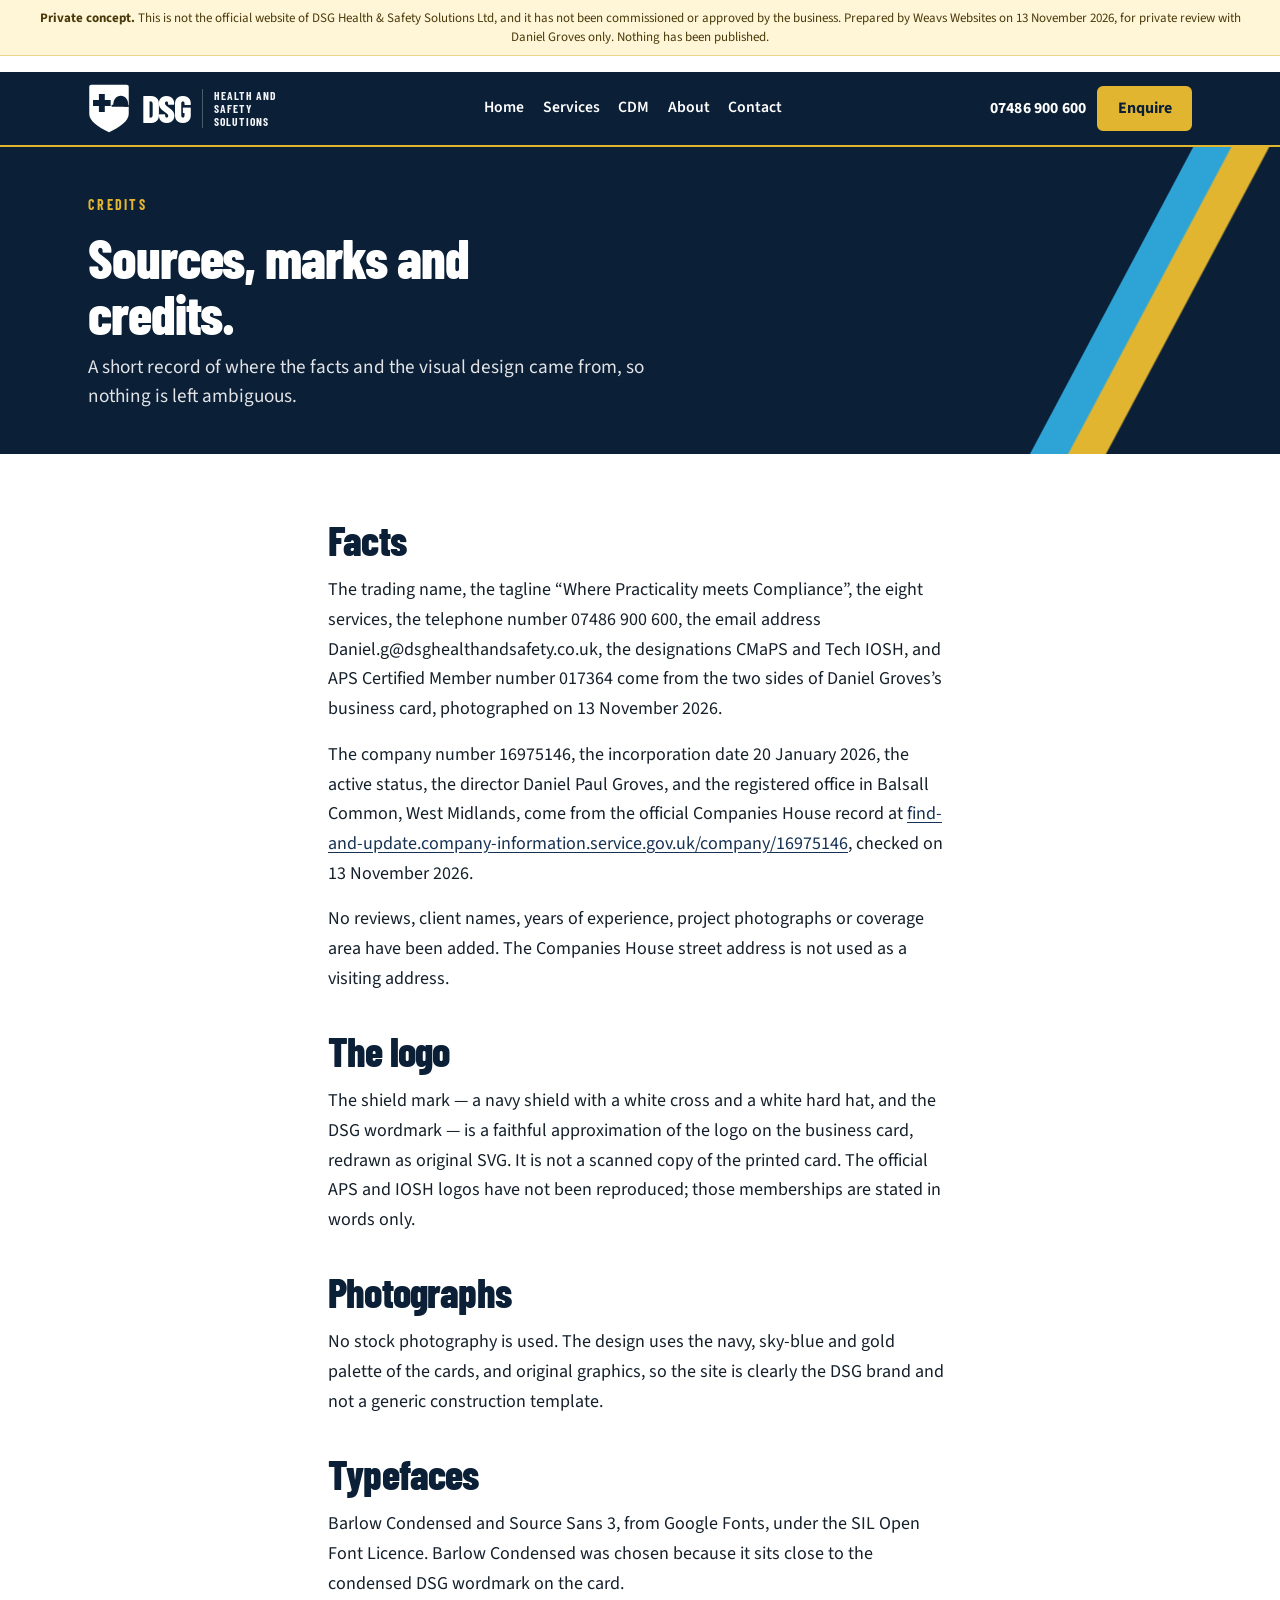
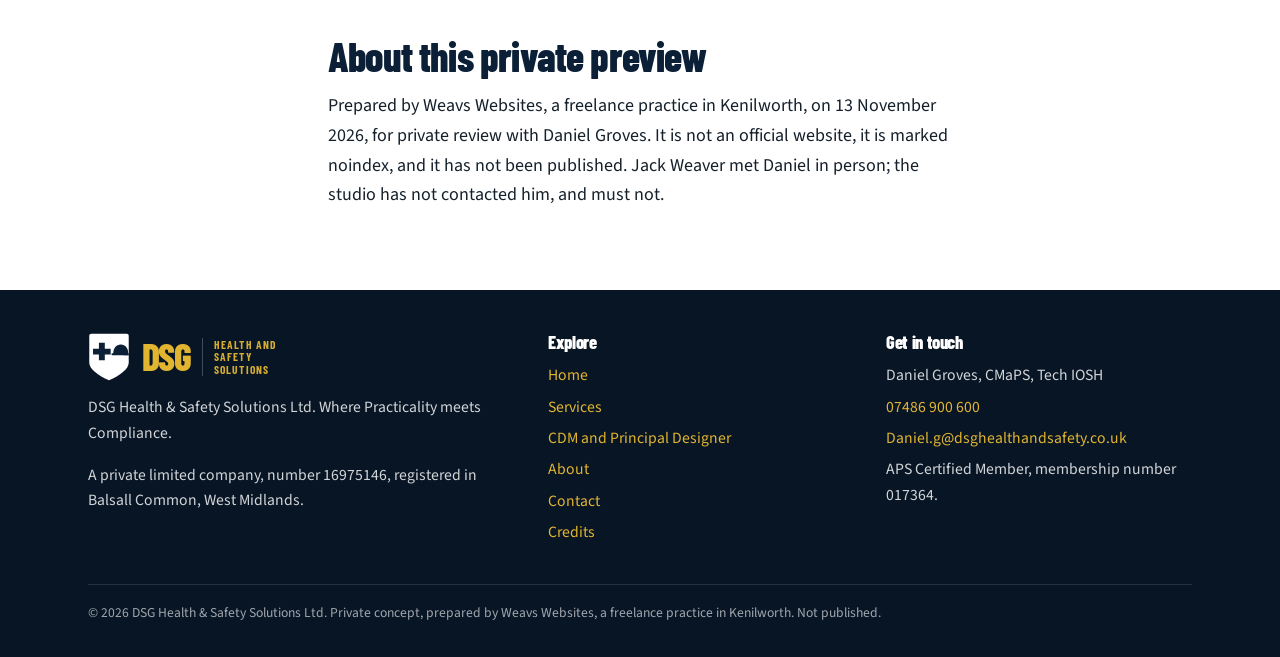
<file: previews/dsg-1gtjkhxxrs/credits.html>
<!DOCTYPE html>
<html lang="en-GB">
<head>
  <meta charset="utf-8">
  <meta name="viewport" content="width=device-width, initial-scale=1">
  <meta name="robots" content="noindex, nofollow, noarchive">
  <meta name="description" content="Credits and sources for the private DSG Health and Safety Solutions concept.">
  <title>Credits — DSG Health &amp; Safety Solutions (private concept)</title>
  <link rel="icon" href="images/favicon.svg" type="image/svg+xml">
  <link rel="preconnect" href="https://fonts.googleapis.com">
  <link rel="preconnect" href="https://fonts.gstatic.com" crossorigin>
  <link href="https://fonts.googleapis.com/css2?family=Barlow+Condensed:wght@600;700;800&amp;family=Source+Sans+3:ital,wght@0,400;0,600;0,700;1,400&amp;display=swap" rel="stylesheet">
  <link rel="stylesheet" href="css/styles.css">
</head>
<body>
  <a class="skip" href="#main">Skip to content</a>
  <p class="concept-banner"><strong>Private concept.</strong> This is not the official website of DSG Health &amp; Safety Solutions Ltd, and it has not been commissioned or approved by the business. Prepared by Weavs Websites on 13 November 2026, for private review with Daniel Groves only. Nothing has been published.</p>
  <header class="site-header">
    <div class="header-inner">
      <a class="brand" href="index.html">
        <img class="brand-mark" src="images/mark-inverse.svg" width="50" height="60" alt="">
        <span class="brand-text">
          <span class="brand-dsg">DSG</span>
          <span class="brand-rest">Health and<br>Safety<br>Solutions</span>
        </span>
      </a>
      <button type="button" class="nav-toggle" aria-expanded="false" aria-controls="nav-primary" aria-label="Open menu"><span></span></button>
      <nav class="nav-primary" id="nav-primary" aria-label="Primary">
        <a href="index.html">Home</a>
        <a href="services.html">Services</a>
        <a href="cdm.html">CDM</a>
        <a href="about.html">About</a>
        <a href="contact.html">Contact</a>
      </nav>
      <div class="header-actions">
        <a class="header-phone" href="tel:+447486900600">07486 900 600</a>
        <a class="btn btn-gold" href="contact.html">Enquire</a>
      </div>
    </div>
  </header>
    <main id="main">
    <header class="page-hero">
      <div class="wrap">
        <p class="kicker">Credits</p>
        <h1>Sources, marks and credits.</h1>
        <p class="lead">A short record of where the facts and the visual design came from, so nothing is left ambiguous.</p>
      </div>
    </header>
    <section>
      <div class="wrap prose">
        <h2>Facts</h2>
        <p>The trading name, the tagline “Where Practicality meets Compliance”, the eight services, the telephone number 07486 900 600, the email address Daniel.g@dsghealthandsafety.co.uk, the designations CMaPS and Tech IOSH, and APS Certified Member number 017364 come from the two sides of Daniel Groves’s business card, photographed on 13 November 2026.</p>
        <p>The company number 16975146, the incorporation date 20 January 2026, the active status, the director Daniel Paul Groves, and the registered office in Balsall Common, West Midlands, come from the official Companies House record at <a href="https://find-and-update.company-information.service.gov.uk/company/16975146">find-and-update.company-information.service.gov.uk/company/16975146</a>, checked on 13 November 2026.</p>
        <p>No reviews, client names, years of experience, project photographs or coverage area have been added. The Companies House street address is not used as a visiting address.</p>

        <h2>The logo</h2>
        <p>The shield mark — a navy shield with a white cross and a white hard hat, and the DSG wordmark — is a faithful approximation of the logo on the business card, redrawn as original SVG. It is not a scanned copy of the printed card. The official APS and IOSH logos have not been reproduced; those memberships are stated in words only.</p>

        <h2>Photographs</h2>
        <p>No stock photography is used. The design uses the navy, sky-blue and gold palette of the cards, and original graphics, so the site is clearly the DSG brand and not a generic construction template.</p>

        <h2>Typefaces</h2>
        <p>Barlow Condensed and Source Sans 3, from Google Fonts, under the SIL Open Font Licence. Barlow Condensed was chosen because it sits close to the condensed DSG wordmark on the card.</p>

        <h2>About this private preview</h2>
        <p>Prepared by Weavs Websites, a freelance practice in Kenilworth, on 13 November 2026, for private review with Daniel Groves. It is not an official website, it is marked noindex, and it has not been published. Jack Weaver met Daniel in person; the studio has not contacted him, and must not.</p>
      </div>
    </section>
  </main>

  <footer class="site-footer">
    <div class="wrap">
      <div class="footer-grid">
        <div>
          <a class="brand" href="index.html">
            <img class="brand-mark" src="images/mark-inverse.svg" width="50" height="60" alt="">
            <span class="brand-text">
              <span class="brand-dsg">DSG</span>
              <span class="brand-rest">Health and<br>Safety<br>Solutions</span>
            </span>
          </a>
          <p>DSG Health &amp; Safety Solutions Ltd. Where Practicality meets Compliance.</p>
          <p>A private limited company, number 16975146, registered in Balsall Common, West Midlands.</p>
        </div>
        <div>
          <h2>Explore</h2>
          <ul>
            <li><a href="index.html">Home</a></li>
            <li><a href="services.html">Services</a></li>
            <li><a href="cdm.html">CDM and Principal Designer</a></li>
            <li><a href="about.html">About</a></li>
            <li><a href="contact.html">Contact</a></li>
            <li><a href="credits.html">Credits</a></li>
          </ul>
        </div>
        <div>
          <h2>Get in touch</h2>
          <ul>
            <li>Daniel Groves, CMaPS, Tech IOSH</li>
            <li><a href="tel:+447486900600">07486 900 600</a></li>
            <li><a href="mailto:Daniel.g@dsghealthandsafety.co.uk">Daniel.g@dsghealthandsafety.co.uk</a></li>
          </ul>
          <p>APS Certified Member, membership number 017364.</p>
        </div>
      </div>
      <div class="foot-legal">
        <span>© 2026 DSG Health &amp; Safety Solutions Ltd. Private concept, prepared by Weavs Websites, a freelance practice in Kenilworth. Not published.</span>
      </div>
    </div>
  </footer>
  <div class="mobile-bar" aria-label="Quick contact">
    <a class="btn btn-gold" href="tel:+447486900600">Call 07486 900 600</a>
    <a class="btn btn-ghost" href="contact.html">Enquire</a>
  </div>
  <script src="js/main.js"></script>
</body>
</html>
</file>
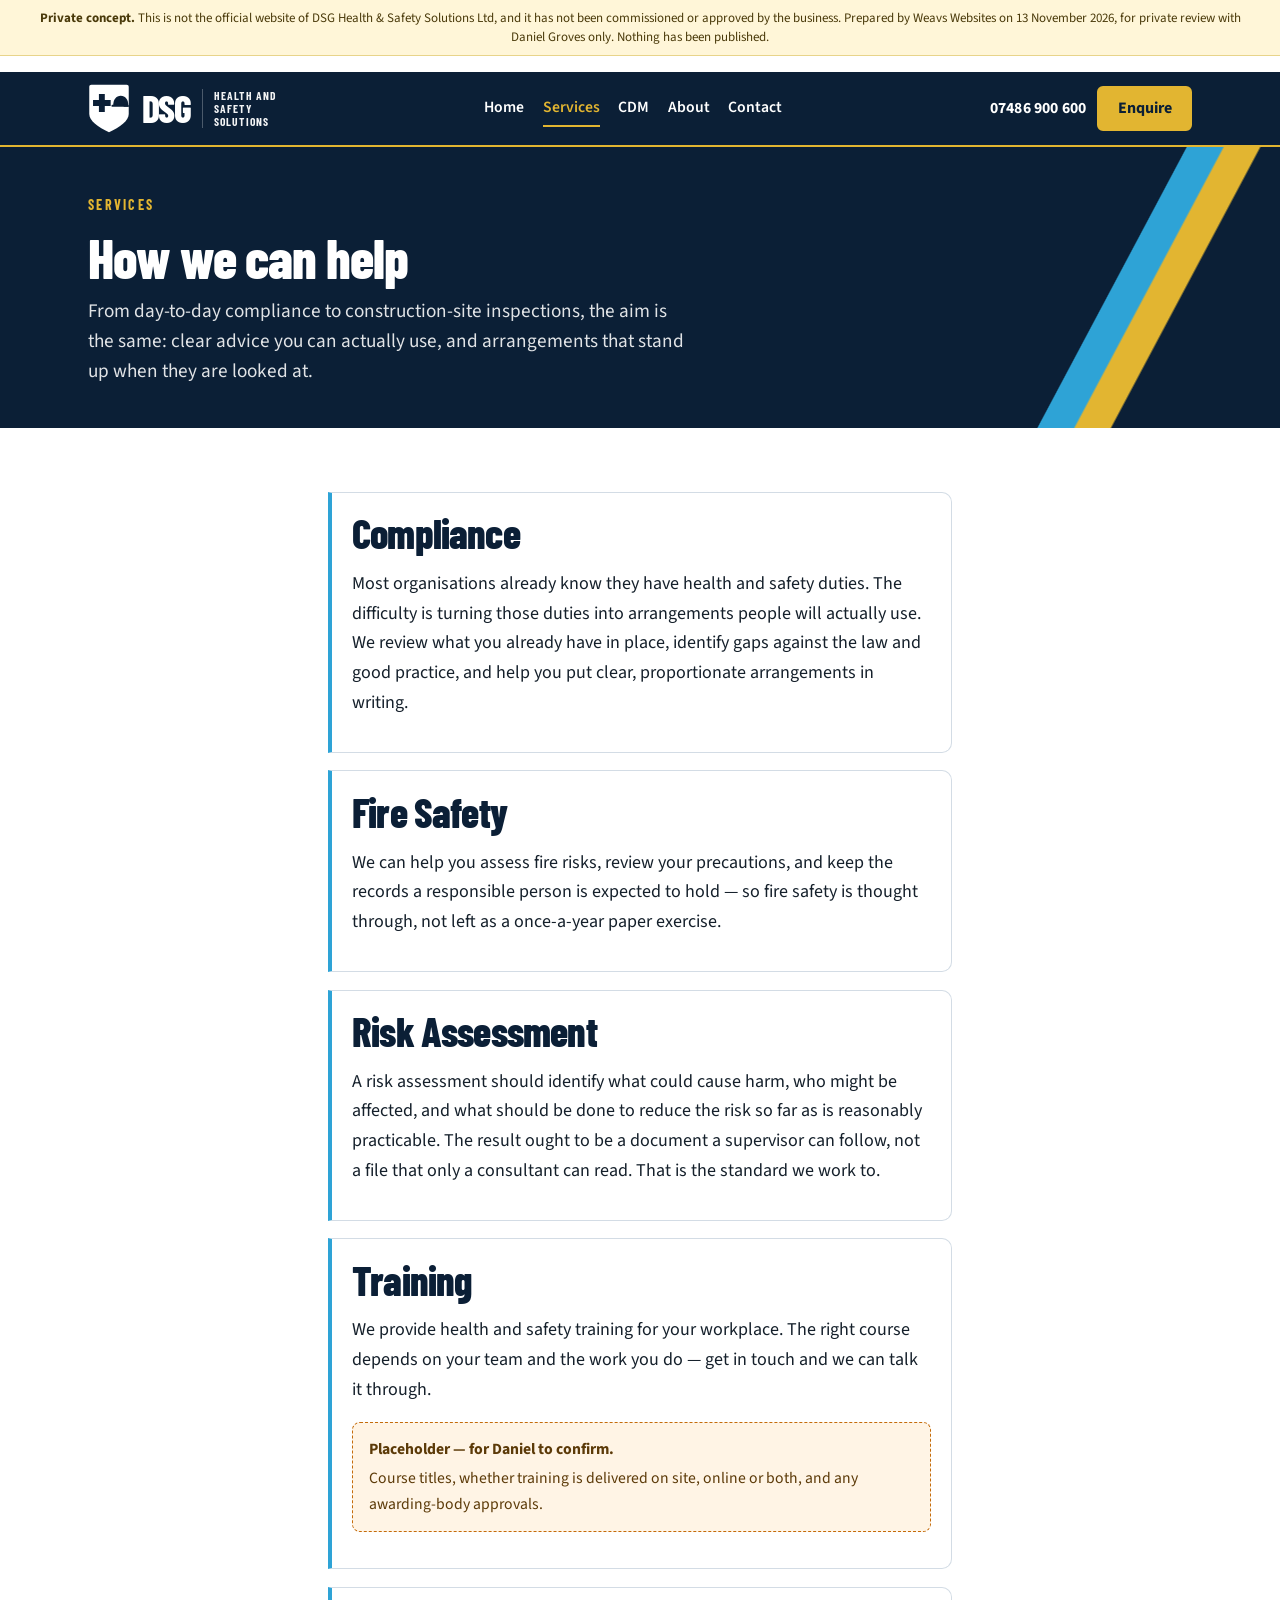
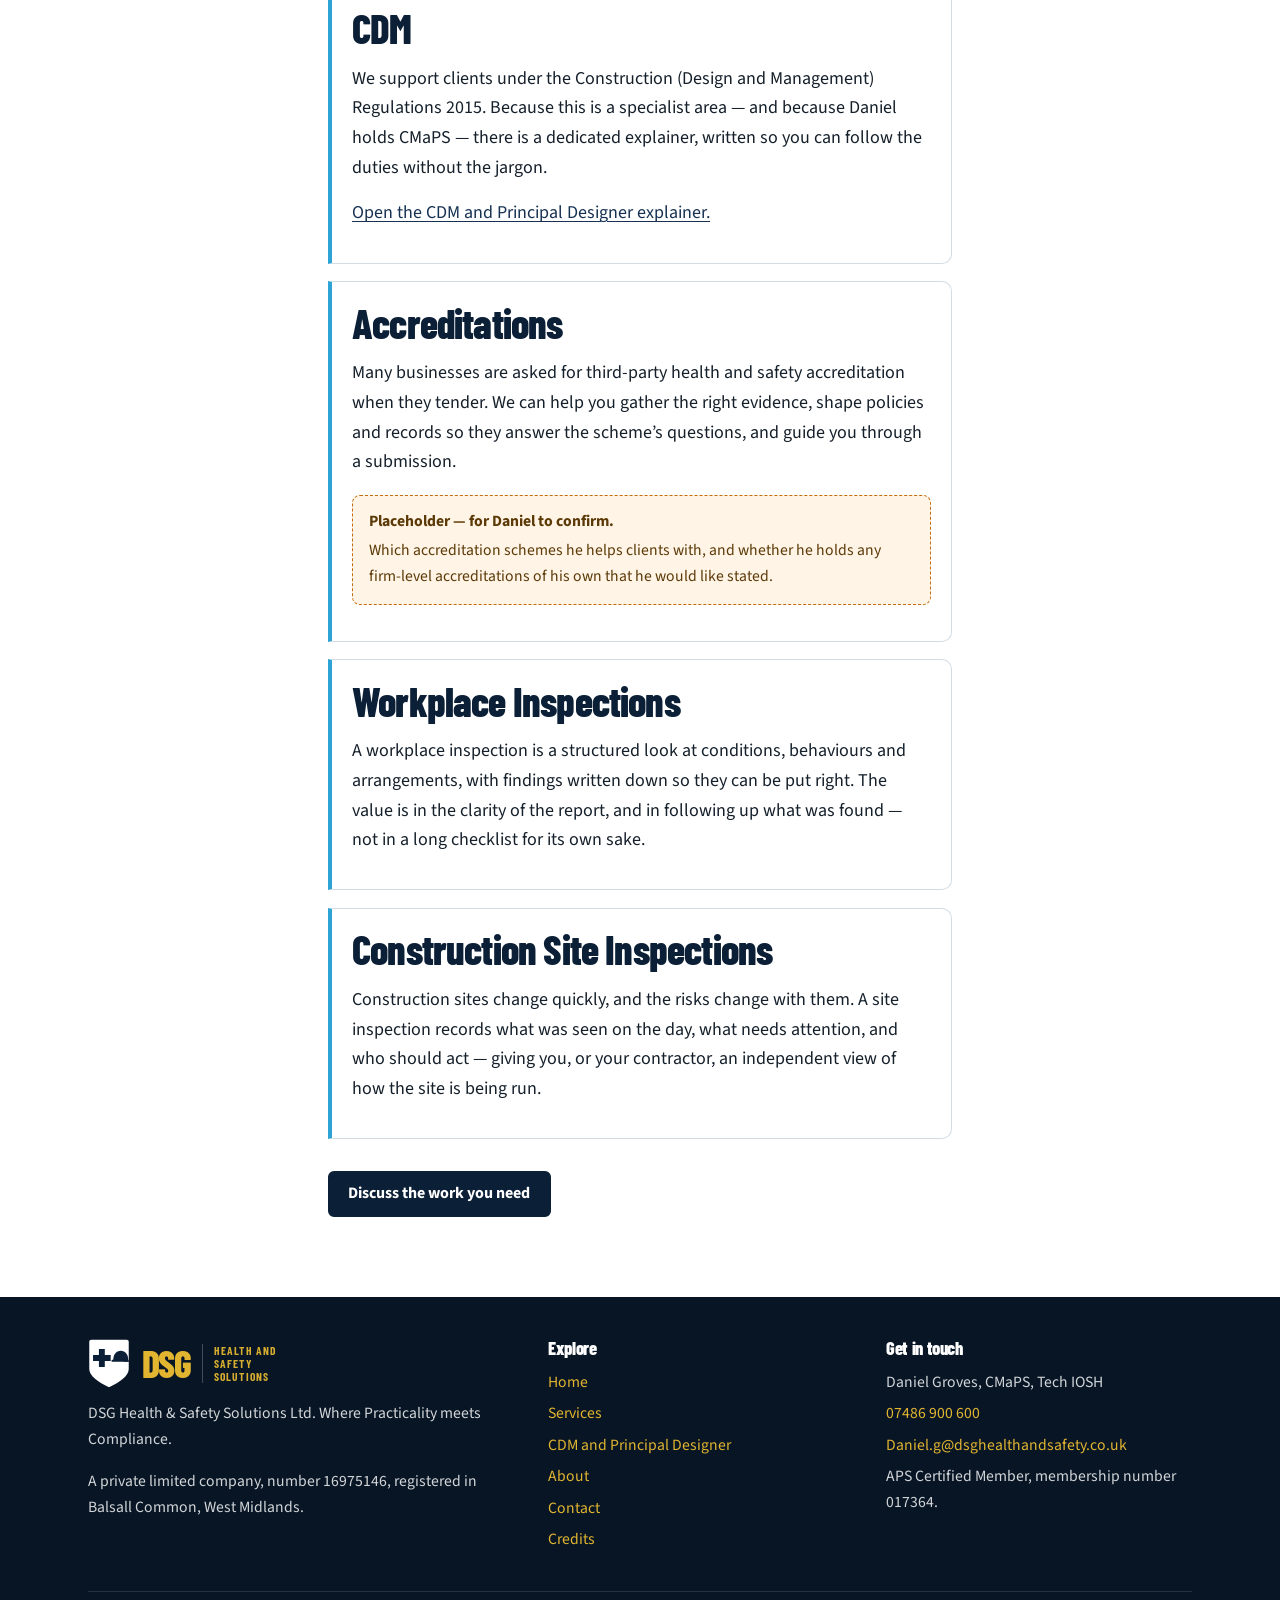
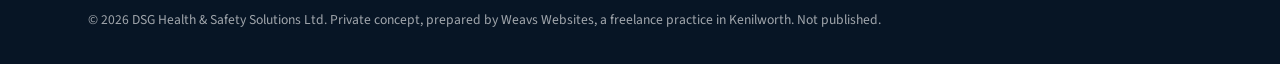
<file: previews/dsg-1gtjkhxxrs/services.html>
<!DOCTYPE html>
<html lang="en-GB">
<head>
  <meta charset="utf-8">
  <meta name="viewport" content="width=device-width, initial-scale=1">
  <meta name="robots" content="noindex, nofollow, noarchive">
  <meta name="description" content="Compliance, fire safety, risk assessment, training, CDM, accreditations and inspections from DSG Health and Safety Solutions.">
  <title>Services — DSG Health &amp; Safety Solutions (private concept)</title>
  <link rel="icon" href="images/favicon.svg" type="image/svg+xml">
  <link rel="preconnect" href="https://fonts.googleapis.com">
  <link rel="preconnect" href="https://fonts.gstatic.com" crossorigin>
  <link href="https://fonts.googleapis.com/css2?family=Barlow+Condensed:wght@600;700;800&amp;family=Source+Sans+3:ital,wght@0,400;0,600;0,700;1,400&amp;display=swap" rel="stylesheet">
  <link rel="stylesheet" href="css/styles.css">
</head>
<body>
  <a class="skip" href="#main">Skip to content</a>
  <p class="concept-banner"><strong>Private concept.</strong> This is not the official website of DSG Health &amp; Safety Solutions Ltd, and it has not been commissioned or approved by the business. Prepared by Weavs Websites on 13 November 2026, for private review with Daniel Groves only. Nothing has been published.</p>
  <header class="site-header">
    <div class="header-inner">
      <a class="brand" href="index.html">
        <img class="brand-mark" src="images/mark-inverse.svg" width="50" height="60" alt="">
        <span class="brand-text">
          <span class="brand-dsg">DSG</span>
          <span class="brand-rest">Health and<br>Safety<br>Solutions</span>
        </span>
      </a>
      <button type="button" class="nav-toggle" aria-expanded="false" aria-controls="nav-primary" aria-label="Open menu"><span></span></button>
      <nav class="nav-primary" id="nav-primary" aria-label="Primary">
        <a href="index.html">Home</a>
        <a href="services.html" aria-current="page">Services</a>
        <a href="cdm.html">CDM</a>
        <a href="about.html">About</a>
        <a href="contact.html">Contact</a>
      </nav>
      <div class="header-actions">
        <a class="header-phone" href="tel:+447486900600">07486 900 600</a>
        <a class="btn btn-gold" href="contact.html">Enquire</a>
      </div>
    </div>
  </header>
    <main id="main">
    <header class="page-hero">
      <div class="wrap">
        <p class="kicker">Services</p>
        <h1>How we can help</h1>
        <p class="lead">From day-to-day compliance to construction-site inspections, the aim is the same: clear advice you can actually use, and arrangements that stand up when they are looked at.</p>
      </div>
    </header>
    <section>
      <div class="wrap prose">
        <article class="rule" id="compliance">
          <h2>Compliance</h2>
          <p>Most organisations already know they have health and safety duties. The difficulty is turning those duties into arrangements people will actually use. We review what you already have in place, identify gaps against the law and good practice, and help you put clear, proportionate arrangements in writing.</p>
        </article>
        <article class="rule" id="fire" style="margin-top:1.1rem">
          <h2>Fire Safety</h2>
          <p>We can help you assess fire risks, review your precautions, and keep the records a responsible person is expected to hold — so fire safety is thought through, not left as a once-a-year paper exercise.</p>
        </article>
        <article class="rule" id="risk" style="margin-top:1.1rem">
          <h2>Risk Assessment</h2>
          <p>A risk assessment should identify what could cause harm, who might be affected, and what should be done to reduce the risk so far as is reasonably practicable. The result ought to be a document a supervisor can follow, not a file that only a consultant can read. That is the standard we work to.</p>
        </article>
        <article class="rule" id="training" style="margin-top:1.1rem">
          <h2>Training</h2>
          <p>We provide health and safety training for your workplace. The right course depends on your team and the work you do — get in touch and we can talk it through.</p>
          <p class="placeholder"><strong>Placeholder — for Daniel to confirm.</strong> Course titles, whether training is delivered on site, online or both, and any awarding-body approvals.</p>
        </article>
        <article class="rule" id="cdm" style="margin-top:1.1rem">
          <h2>CDM</h2>
          <p>We support clients under the Construction (Design and Management) Regulations 2015. Because this is a specialist area — and because Daniel holds CMaPS — there is a dedicated explainer, written so you can follow the duties without the jargon.</p>
          <p><a href="cdm.html">Open the CDM and Principal Designer explainer.</a></p>
        </article>
        <article class="rule" id="accreditations" style="margin-top:1.1rem">
          <h2>Accreditations</h2>
          <p>Many businesses are asked for third-party health and safety accreditation when they tender. We can help you gather the right evidence, shape policies and records so they answer the scheme’s questions, and guide you through a submission.</p>
          <p class="placeholder"><strong>Placeholder — for Daniel to confirm.</strong> Which accreditation schemes he helps clients with, and whether he holds any firm-level accreditations of his own that he would like stated.</p>
        </article>
        <article class="rule" id="workplace" style="margin-top:1.1rem">
          <h2>Workplace Inspections</h2>
          <p>A workplace inspection is a structured look at conditions, behaviours and arrangements, with findings written down so they can be put right. The value is in the clarity of the report, and in following up what was found — not in a long checklist for its own sake.</p>
        </article>
        <article class="rule" id="construction" style="margin-top:1.1rem">
          <h2>Construction Site Inspections</h2>
          <p>Construction sites change quickly, and the risks change with them. A site inspection records what was seen on the day, what needs attention, and who should act — giving you, or your contractor, an independent view of how the site is being run.</p>
        </article>
        <p style="margin-top:2rem"><a class="btn btn-navy" href="contact.html">Discuss the work you need</a></p>
      </div>
    </section>
  </main>

  <footer class="site-footer">
    <div class="wrap">
      <div class="footer-grid">
        <div>
          <a class="brand" href="index.html">
            <img class="brand-mark" src="images/mark-inverse.svg" width="50" height="60" alt="">
            <span class="brand-text">
              <span class="brand-dsg">DSG</span>
              <span class="brand-rest">Health and<br>Safety<br>Solutions</span>
            </span>
          </a>
          <p>DSG Health &amp; Safety Solutions Ltd. Where Practicality meets Compliance.</p>
          <p>A private limited company, number 16975146, registered in Balsall Common, West Midlands.</p>
        </div>
        <div>
          <h2>Explore</h2>
          <ul>
            <li><a href="index.html">Home</a></li>
            <li><a href="services.html">Services</a></li>
            <li><a href="cdm.html">CDM and Principal Designer</a></li>
            <li><a href="about.html">About</a></li>
            <li><a href="contact.html">Contact</a></li>
            <li><a href="credits.html">Credits</a></li>
          </ul>
        </div>
        <div>
          <h2>Get in touch</h2>
          <ul>
            <li>Daniel Groves, CMaPS, Tech IOSH</li>
            <li><a href="tel:+447486900600">07486 900 600</a></li>
            <li><a href="mailto:Daniel.g@dsghealthandsafety.co.uk">Daniel.g@dsghealthandsafety.co.uk</a></li>
          </ul>
          <p>APS Certified Member, membership number 017364.</p>
        </div>
      </div>
      <div class="foot-legal">
        <span>© 2026 DSG Health &amp; Safety Solutions Ltd. Private concept, prepared by Weavs Websites, a freelance practice in Kenilworth. Not published.</span>
      </div>
    </div>
  </footer>
  <div class="mobile-bar" aria-label="Quick contact">
    <a class="btn btn-gold" href="tel:+447486900600">Call 07486 900 600</a>
    <a class="btn btn-ghost" href="contact.html">Enquire</a>
  </div>
  <script src="js/main.js"></script>
</body>
</html>
</file>
<file: previews/ct-s8l5047ols/css/styles.css>
/* CT Plumbing — private speculative concept. A light, editorial skin, distinct from the navy-and-brass Rami Maree concept. */
:root {
  --ink: #1c1917;
  --ink-soft: #4a453f;
  --ink-faint: #6f6962;
  --paper: #efeae2;
  --cream: #f7f4ee;
  --mist: #e4ddd3;
  --pine: #214436;
  --pine-deep: #163128;
  --pine-soft: #dce8e1;
  --clay: #a3532d;
  --line: rgba(28, 25, 23, 0.14);
  --line-strong: rgba(28, 25, 23, 0.22);
  --focus: #214436;
  --warn-bg: #efe3c4;
  --warn-ink: #3a321c;
  --ok-bg: #dce8e1;
  --ok-ink: #163128;
  --font-display: "Newsreader", "Iowan Old Style", Georgia, serif;
  --font-body: "Inter", "Segoe UI", sans-serif;
  --radius: 2px;
  --wide: 74rem;
  --text: 42rem;
  --ease: cubic-bezier(0.2, 0.7, 0.2, 1);
}
*, *::before, *::after { box-sizing: border-box; }
html, body { margin: 0; padding: 0; }
body {
  font-family: var(--font-body);
  font-size: 1.0625rem;
  line-height: 1.62;
  color: var(--ink);
  background: var(--paper);
  -webkit-font-smoothing: antialiased;
}
img { max-width: 100%; height: auto; display: block; }
a { color: var(--pine); text-underline-offset: 0.18em; }
a:hover { color: var(--ink); }
:focus-visible { outline: 3px solid var(--pine); outline-offset: 3px; }
.skip {
  position: absolute; left: 0.75rem; top: -4rem;
  background: #fff; color: var(--ink); padding: 0.5rem 0.85rem; z-index: 100;
}
.skip:focus { top: 0.75rem; }

.concept-banner {
  background: var(--warn-bg);
  color: var(--warn-ink);
  font-size: 0.9375rem;
  line-height: 1.45;
  padding: 0.7rem 1.25rem;
  text-align: center;
  border-bottom: 1px solid rgba(58, 50, 28, 0.18);
}
.concept-banner strong { font-weight: 700; }

.wrap { width: min(100% - 2.2rem, var(--wide)); margin-inline: auto; }

.site-header {
  background: var(--cream);
  border-bottom: 1px solid var(--line);
  position: sticky; top: 0; z-index: 40;
}
.header-inner {
  display: flex; align-items: center; justify-content: space-between;
  gap: 1rem; min-height: 4.4rem;
}
.wordmark {
  display: flex; align-items: center; gap: 0.75rem;
  text-decoration: none; color: var(--ink);
}
.stamp {
  width: 2.55rem; height: 2.55rem;
  background: var(--pine-deep);
  color: var(--cream);
  display: grid; place-items: center;
  font-family: var(--font-display);
  font-weight: 600;
  font-size: 1.05rem;
  letter-spacing: 0.02em;
  flex: 0 0 auto;
}
.wordmark-text { display: flex; flex-direction: column; line-height: 1.05; }
.wordmark-name {
  font-family: var(--font-display);
  font-size: 1.28rem;
  font-weight: 560;
  letter-spacing: -0.02em;
}
.wordmark-tag {
  font-size: 0.66rem;
  letter-spacing: 0.16em;
  text-transform: uppercase;
  font-weight: 650;
  color: var(--ink-soft);
  margin-top: 0.18rem;
}

.nav-primary { display: flex; align-items: center; gap: 1.35rem; }
.nav-primary a {
  text-decoration: none; color: var(--ink);
  font-weight: 600; font-size: 0.94rem;
}
.nav-primary a:hover,
.nav-primary a[aria-current="page"] { color: var(--pine); }
.nav-primary a[aria-current="page"] {
  text-decoration: underline;
  text-decoration-thickness: 1.5px;
  text-underline-offset: 0.28em;
}
.header-actions { display: flex; align-items: center; gap: 0.85rem; }
.header-phone {
  text-decoration: none; color: var(--ink);
  font-weight: 650; font-size: 0.95rem; white-space: nowrap;
}
.header-phone:hover { color: var(--pine); }

.btn {
  display: inline-flex; align-items: center; justify-content: center;
  gap: 0.4rem;
  padding: 0.68rem 1.15rem;
  font-family: inherit; font-weight: 650; font-size: 0.96rem;
  text-decoration: none; border: 1.5px solid transparent;
  cursor: pointer; line-height: 1.2;
  border-radius: var(--radius);
  transition: background 0.16s var(--ease), color 0.16s var(--ease);
}
.btn-primary { background: var(--pine-deep); color: #f7f4ee; }
.btn-primary:hover { background: var(--pine); color: #fff; }
.btn-clay { background: var(--clay); color: #fff; }
.btn-clay:hover { background: #8b4323; color: #fff; }
.btn-ghost {
  background: transparent; color: var(--ink);
  border-color: var(--line-strong);
}
.btn-ghost:hover { background: var(--mist); color: var(--ink); }
.btn-ghost-light {
  background: transparent; color: #f7f4ee;
  border-color: rgba(247,244,238,0.5);
}
.btn-ghost-light:hover { background: #f7f4ee; color: var(--pine-deep); }
.btn-lg { padding: 0.88rem 1.45rem; font-size: 1.05rem; }

.menu-toggle {
  display: none; background: none;
  border: 1.5px solid var(--line-strong);
  width: 2.6rem; height: 2.6rem; padding: 0; cursor: pointer;
  align-items: center; justify-content: center; flex-direction: column; gap: 5px;
}
.menu-toggle span { display: block; width: 1.05rem; height: 1.5px; background: var(--ink); }

/* Light editorial hero — deliberately not a dark navy split like the other concept */
.hero { background: var(--cream); padding: 3.2rem 0 0; }
.hero-kicker {
  font-size: 0.72rem; letter-spacing: 0.18em; text-transform: uppercase;
  font-weight: 700; color: var(--clay); margin: 0 0 0.85rem;
}
.hero h1 {
  font-family: var(--font-display);
  font-weight: 500;
  font-size: clamp(2.35rem, 6vw, 4.4rem);
  letter-spacing: -0.03em;
  line-height: 1.04;
  margin: 0 0 1.15rem;
  max-width: 18ch;
}
.hero h1 em { font-style: italic; font-weight: 450; }
.hero-lead {
  font-size: 1.18rem; line-height: 1.55;
  color: var(--ink-soft); max-width: 38rem; margin: 0 0 1.6rem;
}
.hero-actions { display: flex; flex-wrap: wrap; gap: 0.7rem; margin-bottom: 2.2rem; }
.hero-figure { margin: 0; }
.hero-figure img {
  width: 100%; height: 28rem; object-fit: cover;
  border-top: 1px solid var(--line);
}
.hero-caption {
  font-size: 0.78rem; color: var(--ink-faint);
  padding: 0.55rem 0 1.4rem; margin: 0;
  width: min(100% - 2.2rem, var(--wide));
  margin-inline: auto;
}

.section { padding: 4.1rem 0; }
.section-mist { background: var(--mist); }
.section-cream { background: var(--cream); }
.section-pine { background: var(--pine-deep); color: #eef3f0; }
.section-pine h2, .section-pine h3 { color: #f7f4ee; }
.kicker {
  font-size: 0.72rem; letter-spacing: 0.18em; text-transform: uppercase;
  font-weight: 700; color: var(--clay); margin: 0 0 0.5rem;
}
.section-pine .kicker { color: #e2c2b0; }
h2 {
  font-family: var(--font-display);
  font-weight: 500;
  font-size: clamp(1.85rem, 3.2vw, 2.7rem);
  letter-spacing: -0.025em;
  line-height: 1.12;
  margin: 0 0 0.8rem;
}
h3 {
  font-family: var(--font-display);
  font-weight: 560;
  font-size: 1.38rem;
  letter-spacing: -0.02em;
  margin: 0 0 0.4rem;
}
.lede { font-size: 1.12rem; color: var(--ink-soft); max-width: 40rem; margin: 0 0 2rem; }
.section-pine .lede { color: rgba(238,243,240,0.8); }

/* Numbered service rows — not icon cards */
.rows { border-top: 1px solid var(--line); }
.row-item {
  display: grid;
  grid-template-columns: 4.5rem 1fr 2fr;
  gap: 1.2rem;
  padding: 1.35rem 0;
  border-bottom: 1px solid var(--line);
  align-items: baseline;
}
.row-num {
  font-family: var(--font-display);
  font-size: 1.35rem;
  color: var(--clay);
  letter-spacing: -0.03em;
}
.row-item h3 { margin: 0; }
.row-item p { margin: 0; color: var(--ink-soft); }

.split {
  display: grid;
  grid-template-columns: 1.05fr 0.95fr;
  gap: 3.2rem;
  align-items: center;
}
.split img {
  width: 100%; height: 28rem; object-fit: cover;
}
.caption { font-size: 0.8rem; color: var(--ink-faint); margin: 0.5rem 0 0; line-height: 1.4; }
.ticks { list-style: none; padding: 0; margin: 1.1rem 0 1.5rem; }
.ticks li { padding-left: 1.35rem; position: relative; margin: 0 0 0.5rem; }
.ticks li::before {
  content: "";
  position: absolute; left: 0; top: 0.62rem;
  width: 0.55rem; height: 0.55rem;
  background: var(--pine);
  border-radius: 50%;
}

.page-hero {
  background: var(--pine-deep);
  color: #eef3f0;
  padding: 3rem 0 2.7rem;
}
.page-hero h1 {
  font-family: var(--font-display);
  font-weight: 500;
  font-size: clamp(2.1rem, 4.4vw, 3.4rem);
  letter-spacing: -0.03em;
  line-height: 1.08;
  margin: 0 0 0.75rem;
  color: #f7f4ee;
  max-width: 16ch;
}
.page-hero p { margin: 0; max-width: 38rem; color: rgba(238,243,240,0.84); font-size: 1.12rem; }

.prose { max-width: var(--text); }
.prose p { margin: 0 0 1rem; }
.prose h2 { margin-top: 2rem; }
.gap {
  background: var(--pine-soft);
  border-left: 3px solid var(--pine);
  padding: 0.9rem 1.05rem;
  margin: 1.25rem 0;
  font-size: 0.98rem;
}
.gap strong { font-weight: 700; }

.form-card {
  background: var(--cream);
  border: 1px solid var(--line);
  padding: 1.7rem 1.6rem 1.8rem;
}
.form-grid { display: grid; grid-template-columns: 1fr 1fr; gap: 0.95rem 1rem; }
.form-grid .full { grid-column: 1 / -1; }
.quote-layout {
  display: grid;
  grid-template-columns: 1.1fr 0.9fr;
  gap: 2.6rem;
  align-items: start;
}
label { display: block; font-weight: 650; font-size: 0.9rem; margin-bottom: 0.3rem; }
input[type="text"], input[type="email"], input[type="tel"], select, textarea {
  width: 100%; font: inherit; font-size: 1rem;
  padding: 0.65rem 0.75rem;
  border: 1.5px solid var(--line-strong);
  border-radius: var(--radius);
  background: #fff; color: var(--ink);
}
textarea { min-height: 8.5rem; resize: vertical; }
input:focus-visible, select:focus-visible, textarea:focus-visible {
  outline: 3px solid var(--pine); outline-offset: 1px; border-color: var(--pine);
}
.form-note {
  margin: 1rem 0 0; padding: 0.85rem 1rem;
  background: var(--ok-bg); color: var(--ok-ink); font-size: 0.98rem;
}
.form-help { font-size: 0.88rem; color: var(--ink-faint); margin: 0.7rem 0 0; }
fieldset { border: 0; padding: 0; margin: 0 0 0.4rem; }
legend { font-weight: 650; font-size: 0.9rem; margin-bottom: 0.35rem; padding: 0; }
.radios { display: flex; flex-wrap: wrap; gap: 0.7rem 1.1rem; }
.radios label { font-weight: 500; display: flex; align-items: center; gap: 0.35rem; margin: 0; }

.cta-actions { display: flex; flex-wrap: wrap; gap: 0.75rem; margin-top: 1.2rem; }
.area-box {
  background: var(--cream);
  border: 1px solid var(--line);
  padding: 1.8rem 1.6rem;
}

.site-footer {
  background: var(--ink);
  color: rgba(247,244,238,0.76);
  padding: 2.7rem 0 2.1rem;
  font-size: 0.95rem;
}
.footer-grid {
  display: grid;
  grid-template-columns: 1.5fr 1fr 1fr;
  gap: 2rem;
  margin-bottom: 2rem;
}
.site-footer h2 {
  font-size: 0.7rem;
  letter-spacing: 0.16em;
  text-transform: uppercase;
  color: #e2c2b0;
  margin: 0 0 0.7rem;
  font-family: var(--font-body);
  font-weight: 700;
}
.site-footer a { color: #f7f4ee; text-decoration: none; }
.site-footer a:hover { color: #e2c2b0; text-decoration: underline; }
.site-footer ul { list-style: none; padding: 0; margin: 0; }
.site-footer li { margin: 0 0 0.35rem; }
.footer-legal {
  border-top: 1px solid rgba(247,244,238,0.14);
  padding-top: 1.1rem;
  font-size: 0.85rem;
  color: rgba(247,244,238,0.55);
}
.footer-legal p { margin: 0 0 0.45rem; }

.mobar {
  display: none;
  position: fixed; bottom: 0; left: 0; right: 0;
  background: var(--pine-deep);
  border-top: 1px solid rgba(247,244,238,0.12);
  padding: 0.55rem 0.75rem calc(0.55rem + env(safe-area-inset-bottom));
  z-index: 50; gap: 0.5rem;
}
.mobar .btn { flex: 1; }

@media (max-width: 860px) {
  body { font-size: 1rem; padding-bottom: 4.5rem; }
  .menu-toggle { display: inline-flex; }
  .nav-primary {
    display: none; position: absolute; left: 0; right: 0; top: 100%;
    background: var(--cream); border-bottom: 1px solid var(--line);
    flex-direction: column; align-items: stretch;
    padding: 0.6rem 1.1rem 1rem; gap: 0;
  }
  .nav-primary.is-open { display: flex; }
  .nav-primary a { padding: 0.7rem 0.2rem; border-bottom: 1px solid var(--line); }
  .header-phone, .header-actions .btn { display: none; }
  .hero h1 { max-width: none; }
  .hero { padding-top: 2.1rem; }
  .hero-figure img, .split img { height: 17.5rem; }
  .row-item, .split, .form-grid, .quote-layout, .footer-grid {
    grid-template-columns: 1fr;
  }
  .row-num { margin-bottom: -0.6rem; }
  .section { padding: 2.7rem 0; }
  .mobar { display: flex; }
  .form-grid .full { grid-column: auto; }
}
@media print {
  .concept-banner { background: #fff; border: 2px solid #000; color: #000; }
  .mobar, .menu-toggle { display: none; }
  body { padding-bottom: 0; }
}
</file>
<file: previews/dsg-1gtjkhxxrs/css/styles.css>
/* DSG Health & Safety Solutions — private concept.
   Palette taken from the business cards: navy, sky blue, gold, white.
   Barlow Condensed matches the condensed DSG wordmark on the card. */

:root {
  --navy: #0B1F36;
  --navy-deep: #071525;
  --navy-mid: #163152;
  --sky: #2EA3D6;
  --sky-bright: #3EB8E8;
  --sky-soft: #E7F5FB;
  --sky-mid: #C5E8F6;
  --gold: #E2B531;
  --gold-deep: #C49214;
  --gold-soft: #F8EDC8;
  --ink: #15202B;
  --muted: #4A5A68;
  --line: #D3DCE5;
  --paper: #F5F7FA;
  --white: #ffffff;
  --banner: #FFF6D8;
  --banner-ink: #4A3A0A;
  --focus: #2EA3D6;
  --error: #9B1C1C;
  --ok: #1B6B3A;
  --radius: 10px;
  --shadow: 0 10px 30px rgba(11, 31, 54, 0.08);
  --header-h: 5.25rem;
  --max: 72rem;
  --gutter: 1.5rem;
}

*, *::before, *::after { box-sizing: border-box; }
html { scroll-behavior: smooth; }
@media (prefers-reduced-motion: reduce) {
  html { scroll-behavior: auto; }
  *, *::before, *::after { animation: none !important; transition: none !important; }
}

body {
  margin: 0;
  font-family: "Source Sans 3", "Source Sans Pro", "Segoe UI", sans-serif;
  font-size: 1.125rem;
  line-height: 1.65;
  color: var(--ink);
  background: var(--white);
  min-height: 100%;
}
img { max-width: 100%; height: auto; display: block; }
a { color: var(--navy-mid); text-underline-offset: 0.18em; }
a:hover { color: var(--sky); }
:focus-visible {
  outline: 3px solid var(--gold);
  outline-offset: 3px;
}

.skip {
  position: absolute;
  left: 0.75rem;
  top: -3.5rem;
  background: var(--gold);
  color: var(--navy);
  padding: 0.5rem 0.9rem;
  font-weight: 700;
  z-index: 100;
  border-radius: 0 0 6px 6px;
}
.skip:focus { top: 0; }

/* Concept banner */
.concept-banner {
  background: var(--banner);
  color: var(--banner-ink);
  font-size: 0.8125rem;
  line-height: 1.45;
  padding: 0.55rem var(--gutter);
  text-align: center;
  border-bottom: 1px solid #E8D48A;
}
.concept-banner strong { font-weight: 700; }

/* Header */
.site-header {
  background: var(--navy);
  color: var(--white);
  position: sticky;
  top: 0;
  z-index: 40;
  box-shadow: 0 2px 0 var(--gold);
}
.header-inner {
  max-width: var(--max);
  margin: 0 auto;
  padding: 0.7rem var(--gutter);
  display: flex;
  align-items: center;
  justify-content: space-between;
  gap: 1rem;
}
.brand {
  display: flex;
  align-items: center;
  gap: 0.75rem;
  color: inherit;
  text-decoration: none;
  min-width: 0;
}
.brand:hover { color: inherit; }
.brand-mark { height: 3.15rem; width: auto; flex-shrink: 0; }
.brand-text { display: flex; align-items: center; gap: 0.7rem; min-width: 0; }
.brand-dsg {
  font-family: "Barlow Condensed", "Arial Narrow", sans-serif;
  font-weight: 800;
  font-size: 2.35rem;
  letter-spacing: -0.04em;
  line-height: 0.9;
}
.brand-rest {
  display: flex;
  flex-direction: column;
  font-family: "Barlow Condensed", "Arial Narrow", sans-serif;
  font-weight: 700;
  font-size: 0.72rem;
  line-height: 1.12;
  letter-spacing: 0.1em;
  text-transform: uppercase;
  opacity: 0.95;
  padding-left: 0.7rem;
  border-left: 1px solid rgba(255,255,255,0.28);
}

.nav-toggle {
  display: none;
  background: transparent;
  border: 1px solid rgba(255,255,255,0.28);
  color: var(--white);
  width: 2.7rem;
  height: 2.7rem;
  border-radius: 6px;
  cursor: pointer;
  padding: 0;
}
.nav-toggle span,
.nav-toggle span::before,
.nav-toggle span::after {
  display: block;
  width: 1.15rem;
  height: 2px;
  background: var(--white);
  margin: 0 auto;
  position: relative;
  content: "";
}
.nav-toggle span::before { position: absolute; top: -6px; }
.nav-toggle span::after { position: absolute; top: 6px; }

.nav-primary {
  display: flex;
  align-items: center;
  gap: 0.15rem 1.15rem;
}
.nav-primary a {
  color: var(--white);
  text-decoration: none;
  font-weight: 600;
  font-size: 0.98rem;
  padding: 0.25rem 0;
  border-bottom: 2px solid transparent;
}
.nav-primary a:hover { color: var(--gold); }
.nav-primary a[aria-current="page"] { border-bottom-color: var(--gold); color: var(--gold); }

.header-actions {
  display: flex;
  align-items: center;
  gap: 0.7rem;
  flex-shrink: 0;
}
.header-phone {
  color: var(--white);
  text-decoration: none;
  font-weight: 700;
  font-size: 0.98rem;
  letter-spacing: 0.01em;
  white-space: nowrap;
}
.header-phone:hover { color: var(--gold); }

.btn {
  display: inline-flex;
  align-items: center;
  justify-content: center;
  gap: 0.4rem;
  font-family: inherit;
  font-weight: 700;
  font-size: 1rem;
  line-height: 1.2;
  text-decoration: none;
  border-radius: 6px;
  padding: 0.7rem 1.15rem;
  border: 2px solid transparent;
  cursor: pointer;
  transition: background 0.15s, color 0.15s, border-color 0.15s;
}
.btn-gold {
  background: var(--gold);
  color: var(--navy);
  border-color: var(--gold);
}
.btn-gold:hover { background: #edc64a; color: var(--navy); }
.btn-navy {
  background: var(--navy);
  color: var(--white);
  border-color: var(--navy);
}
.btn-navy:hover { background: var(--navy-mid); color: var(--white); }
.btn-ghost {
  background: transparent;
  color: var(--white);
  border-color: rgba(255,255,255,0.55);
}
.btn-ghost:hover { border-color: var(--gold); color: var(--gold); }
.btn-ghost-dark {
  background: transparent;
  color: var(--navy);
  border-color: var(--navy);
}
.btn-ghost-dark:hover { background: var(--navy); color: var(--white); }
.btn-sky {
  background: var(--sky);
  color: var(--navy-deep);
  border-color: var(--sky);
}
.btn-sky:hover { background: var(--sky-bright); color: var(--navy-deep); }

.wrap { max-width: var(--max); margin: 0 auto; padding: 0 var(--gutter); }

/* Hero */
.hero {
  background: var(--navy);
  color: var(--white);
  position: relative;
  overflow: hidden;
}
.hero::after {
  /* Card-inspired gold and sky diagonal */
  content: "";
  position: absolute;
  right: -8%;
  top: -20%;
  width: 46%;
  height: 160%;
  background:
    linear-gradient(118deg, transparent 0 42%, var(--sky) 42.2% 46.5%, var(--gold) 46.8% 51%, transparent 51.3%);
  pointer-events: none;
  opacity: 0.95;
}
.hero-inner {
  position: relative;
  z-index: 1;
  padding: 4.2rem 0 4.6rem;
  max-width: 42rem;
}
.kicker {
  display: inline-block;
  font-family: "Barlow Condensed", "Arial Narrow", sans-serif;
  font-weight: 700;
  letter-spacing: 0.16em;
  text-transform: uppercase;
  font-size: 0.88rem;
  color: var(--gold);
  margin: 0 0 0.9rem;
}
.hero h1, .page-hero h1, h1 {
  font-family: "Barlow Condensed", "Arial Narrow", sans-serif;
  font-weight: 800;
  letter-spacing: -0.02em;
  line-height: 1.02;
  margin: 0 0 1.1rem;
}
.hero h1 {
  font-size: clamp(2.6rem, 6vw, 4.15rem);
  max-width: 14ch;
  color: var(--white);
}
.hero h1 em {
  font-style: normal;
  color: var(--gold);
}
.hero .lead, .lead {
  font-size: 1.2rem;
  line-height: 1.55;
  margin: 0 0 1.7rem;
  max-width: 38rem;
}
.hero .lead { color: rgba(255,255,255,0.88); }
.hero-actions { display: flex; flex-wrap: wrap; gap: 0.75rem; }

/* Credentials strip */
.creds {
  background: var(--sky-soft);
  border-top: 0;
  border-bottom: 1px solid var(--sky-mid);
}
.creds-list {
  list-style: none;
  margin: 0;
  padding: 1.05rem 0;
  display: grid;
  grid-template-columns: repeat(3, 1fr);
  gap: 1rem 1.5rem;
}
.creds-list li {
  display: flex;
  flex-direction: column;
  gap: 0.1rem;
  padding-left: 1rem;
  border-left: 3px solid var(--gold);
}
.creds-list strong {
  font-family: "Barlow Condensed", "Arial Narrow", sans-serif;
  font-size: 1.35rem;
  font-weight: 800;
  letter-spacing: 0.02em;
  color: var(--navy);
  line-height: 1.15;
}
.creds-list span { font-size: 0.92rem; color: var(--muted); line-height: 1.35; }

/* Sections */
section { padding: 4rem 0; }
.section-muted { background: var(--paper); }
.section-navy { background: var(--navy); color: var(--white); }
.section-navy h2, .section-navy h3 { color: var(--white); }
.section-navy a { color: var(--gold); }
.section-sky { background: var(--sky-soft); }

h2 {
  font-family: "Barlow Condensed", "Arial Narrow", sans-serif;
  font-weight: 800;
  font-size: clamp(1.85rem, 3.5vw, 2.55rem);
  letter-spacing: -0.02em;
  line-height: 1.1;
  color: var(--navy);
  margin: 0 0 0.8rem;
}
h3 {
  font-family: "Barlow Condensed", "Arial Narrow", sans-serif;
  font-weight: 700;
  font-size: 1.45rem;
  letter-spacing: -0.01em;
  color: var(--navy);
  margin: 0 0 0.5rem;
  line-height: 1.2;
}
h4 { font-size: 1.05rem; margin: 0 0 0.4rem; color: var(--navy); }
p { margin: 0 0 1rem; }
.subhead { color: var(--muted); font-size: 1.12rem; margin-bottom: 2rem; max-width: 42rem; }

.page-hero {
  background: var(--navy);
  color: var(--white);
  padding: 2.8rem 0 2.6rem;
  position: relative;
  overflow: hidden;
}
.page-hero::after {
  content: "";
  position: absolute;
  right: -6%;
  top: -40%;
  width: 36%;
  height: 180%;
  background: linear-gradient(118deg, transparent 0 48%, var(--sky) 48.2% 53%, var(--gold) 53.3% 58%, transparent 58.3%);
  pointer-events: none;
}
.page-hero .wrap { position: relative; z-index: 1; }
.page-hero h1 {
  font-size: clamp(2.2rem, 5vw, 3.4rem);
  max-width: 18ch;
  color: var(--white);
  margin-bottom: 0.7rem;
}
.page-hero .lead { color: rgba(255,255,255,0.88); margin-bottom: 0; }

/* Service grid */
.grid-4, .grid-3, .grid-2 { display: grid; gap: 1.15rem; }
.grid-4 { grid-template-columns: repeat(4, 1fr); }
.grid-3 { grid-template-columns: repeat(3, 1fr); }
.grid-2 { grid-template-columns: repeat(2, 1fr); gap: 2rem 3rem; align-items: start; }

.card {
  background: var(--white);
  border: 1px solid var(--line);
  border-radius: var(--radius);
  padding: 1.35rem 1.3rem 1.4rem;
  box-shadow: var(--shadow);
  border-top: 4px solid var(--sky);
  height: 100%;
  display: flex;
  flex-direction: column;
}
.card h3 { margin-bottom: 0.4rem; }
.card p { color: var(--muted); font-size: 1.02rem; flex: 1; margin-bottom: 0.8rem; }
.card a { font-weight: 700; color: var(--navy); text-decoration: none; }
.card a:hover { color: var(--sky); text-decoration: underline; }
.card-gold { border-top-color: var(--gold); }
.card-navy { border-top-color: var(--navy); }

/* Numbered / rule blocks */
.rule {
  background: var(--white);
  border: 1px solid var(--line);
  border-left: 4px solid var(--sky);
  border-radius: 0 var(--radius) var(--radius) 0;
  padding: 1.15rem 1.25rem;
}
.rule h3 { margin-bottom: 0.35rem; }

.prose { max-width: 42rem; }
.prose h2 { margin-top: 2.2rem; }
.prose h2:first-child { margin-top: 0; }
.prose ul, .prose ol { margin: 0 0 1.15rem; padding-left: 1.25rem; }
.prose li { margin-bottom: 0.4rem; }
.prose li::marker { color: var(--sky); }

.callout {
  background: var(--sky-soft);
  border-left: 4px solid var(--sky);
  padding: 1.1rem 1.25rem;
  border-radius: 0 8px 8px 0;
  margin: 1.4rem 0;
}
.callout-gold {
  background: var(--gold-soft);
  border-left-color: var(--gold-deep);
}
.callout-warn {
  background: #FFF4E5;
  border-left-color: #C46B0A;
}
.placeholder {
  background: #FFF4E5;
  border: 1px dashed #C46B0A;
  color: #5C3A08;
  padding: 0.85rem 1rem;
  border-radius: 8px;
  font-size: 0.98rem;
  margin: 1.1rem 0;
}
.placeholder strong { display: block; margin-bottom: 0.2rem; }

.split {
  display: grid;
  grid-template-columns: 1.15fr 0.85fr;
  gap: 2.5rem;
  align-items: center;
}
.split-text { max-width: 40rem; }

.panel {
  background: var(--navy-mid);
  color: var(--white);
  border-radius: var(--radius);
  padding: 1.8rem 1.6rem;
}
.panel h2, .panel h3 { color: var(--white); }
.panel p { color: rgba(255,255,255,0.88); }
.panel .btn { margin-top: 0.4rem; }

/* Footer */
.site-footer {
  background: var(--navy-deep);
  color: rgba(255,255,255,0.82);
  padding: 2.6rem 0 2rem;
  font-size: 0.98rem;
}
.footer-grid {
  display: grid;
  grid-template-columns: 1.4fr 1fr 1fr;
  gap: 2rem;
  margin-bottom: 2rem;
}
.site-footer h2 {
  color: var(--white);
  font-size: 1.15rem;
  margin-bottom: 0.7rem;
}
.site-footer a { color: var(--gold); text-decoration: none; }
.site-footer a:hover { text-decoration: underline; color: var(--gold-soft); }
.site-footer .brand { margin-bottom: 0.8rem; }
.site-footer .brand-rest { border-left-color: rgba(255,255,255,0.25); }
.foot-legal {
  border-top: 1px solid rgba(255,255,255,0.12);
  padding-top: 1.1rem;
  font-size: 0.85rem;
  color: rgba(255,255,255,0.62);
  display: flex;
  flex-wrap: wrap;
  gap: 0.4rem 1.2rem;
  justify-content: space-between;
}
.site-footer ul { list-style: none; margin: 0; padding: 0; }
.site-footer li { margin-bottom: 0.35rem; }

/* Forms */
form { max-width: 36rem; }
label {
  display: block;
  font-weight: 700;
  font-size: 0.95rem;
  margin: 0 0 0.3rem;
  color: var(--navy);
}
input[type="text"],
input[type="email"],
input[type="tel"],
select,
textarea {
  width: 100%;
  font: inherit;
  font-size: 1.05rem;
  padding: 0.65rem 0.8rem;
  border: 1.5px solid var(--line);
  border-radius: 6px;
  background: var(--white);
  color: var(--ink);
  margin-bottom: 1rem;
}
input:focus, select:focus, textarea:focus {
  border-color: var(--sky);
  outline: 3px solid var(--gold-soft);
  outline-offset: 0;
}
textarea { min-height: 8rem; resize: vertical; }
.form-note {
  font-size: 0.92rem;
  color: var(--muted);
  margin: 0.4rem 0 1rem;
}
.form-success {
  display: none;
  background: #E8F6EC;
  border-left: 4px solid var(--ok);
  color: #143D24;
  padding: 0.95rem 1.1rem;
  border-radius: 0 8px 8px 0;
  margin: 1rem 0;
}
.form-success[hidden] { display: none; }
.form-success:not([hidden]) { display: block; }

.contact-details {
  background: var(--paper);
  border-radius: var(--radius);
  padding: 1.5rem 1.4rem;
  border-top: 4px solid var(--gold);
}
.contact-details p { margin-bottom: 0.65rem; }
.contact-details a { font-weight: 700; color: var(--navy); text-decoration: none; font-size: 1.2rem; }
.contact-details a:hover { color: var(--sky); }

/* Mobile bar */
.mobile-bar { display: none; }

/* Page-specific */
.stat-row { display: flex; flex-wrap: wrap; gap: 1.5rem 2.5rem; margin: 1.5rem 0 0; }
.stat { }
.stat strong {
  display: block;
  font-family: "Barlow Condensed", sans-serif;
  font-size: 1.7rem;
  font-weight: 800;
  color: var(--navy);
  letter-spacing: -0.02em;
}
.stat span { font-size: 0.92rem; color: var(--muted); }

@media (max-width: 960px) {
  .grid-4 { grid-template-columns: repeat(2, 1fr); }
  .grid-3 { grid-template-columns: 1fr 1fr; }
  .split { grid-template-columns: 1fr; }
  .creds-list { grid-template-columns: 1fr; }
  .footer-grid { grid-template-columns: 1fr 1fr; }
  .hero::after, .page-hero::after { width: 28%; opacity: 0.7; }
}

@media (max-width: 860px) {
  body { font-size: 1.05rem; }
  .header-phone { display: none; }
  .header-actions .btn { display: none; }
  .nav-toggle { display: inline-flex; align-items: center; justify-content: center; }
  .nav-primary {
    display: none;
    position: absolute;
    left: 0; right: 0;
    top: 100%;
    background: var(--navy-deep);
    flex-direction: column;
    align-items: stretch;
    padding: 0.6rem 1.25rem 1rem;
    gap: 0;
    border-top: 1px solid rgba(255,255,255,0.12);
  }
  .nav-primary.is-open { display: flex; }
  .nav-primary a { padding: 0.7rem 0; border-bottom: 1px solid rgba(255,255,255,0.1); }
  .nav-primary a[aria-current="page"] { border-bottom-color: var(--gold); }
  .grid-4, .grid-3, .grid-2 { grid-template-columns: 1fr; }
  .footer-grid { grid-template-columns: 1fr; }
  .hero-inner { padding: 2.6rem 0 3.2rem; }
  .brand-rest { display: none; }
  .brand-dsg { font-size: 2.05rem; }
  .brand-mark { height: 2.7rem; }
  .mobile-bar {
    display: flex;
    position: fixed;
    left: 0; right: 0; bottom: 0;
    background: var(--navy);
    padding: 0.55rem 0.75rem calc(0.55rem + env(safe-area-inset-bottom));
    gap: 0.5rem;
    z-index: 45;
    box-shadow: 0 -2px 0 var(--gold);
  }
  .mobile-bar .btn { flex: 1; }
  .site-footer { padding-bottom: 6.2rem; }
  .hero::after, .page-hero::after { display: none; }
}

@media (max-width: 420px) {
  .hero h1 { font-size: 2.25rem; }
}
</file>
